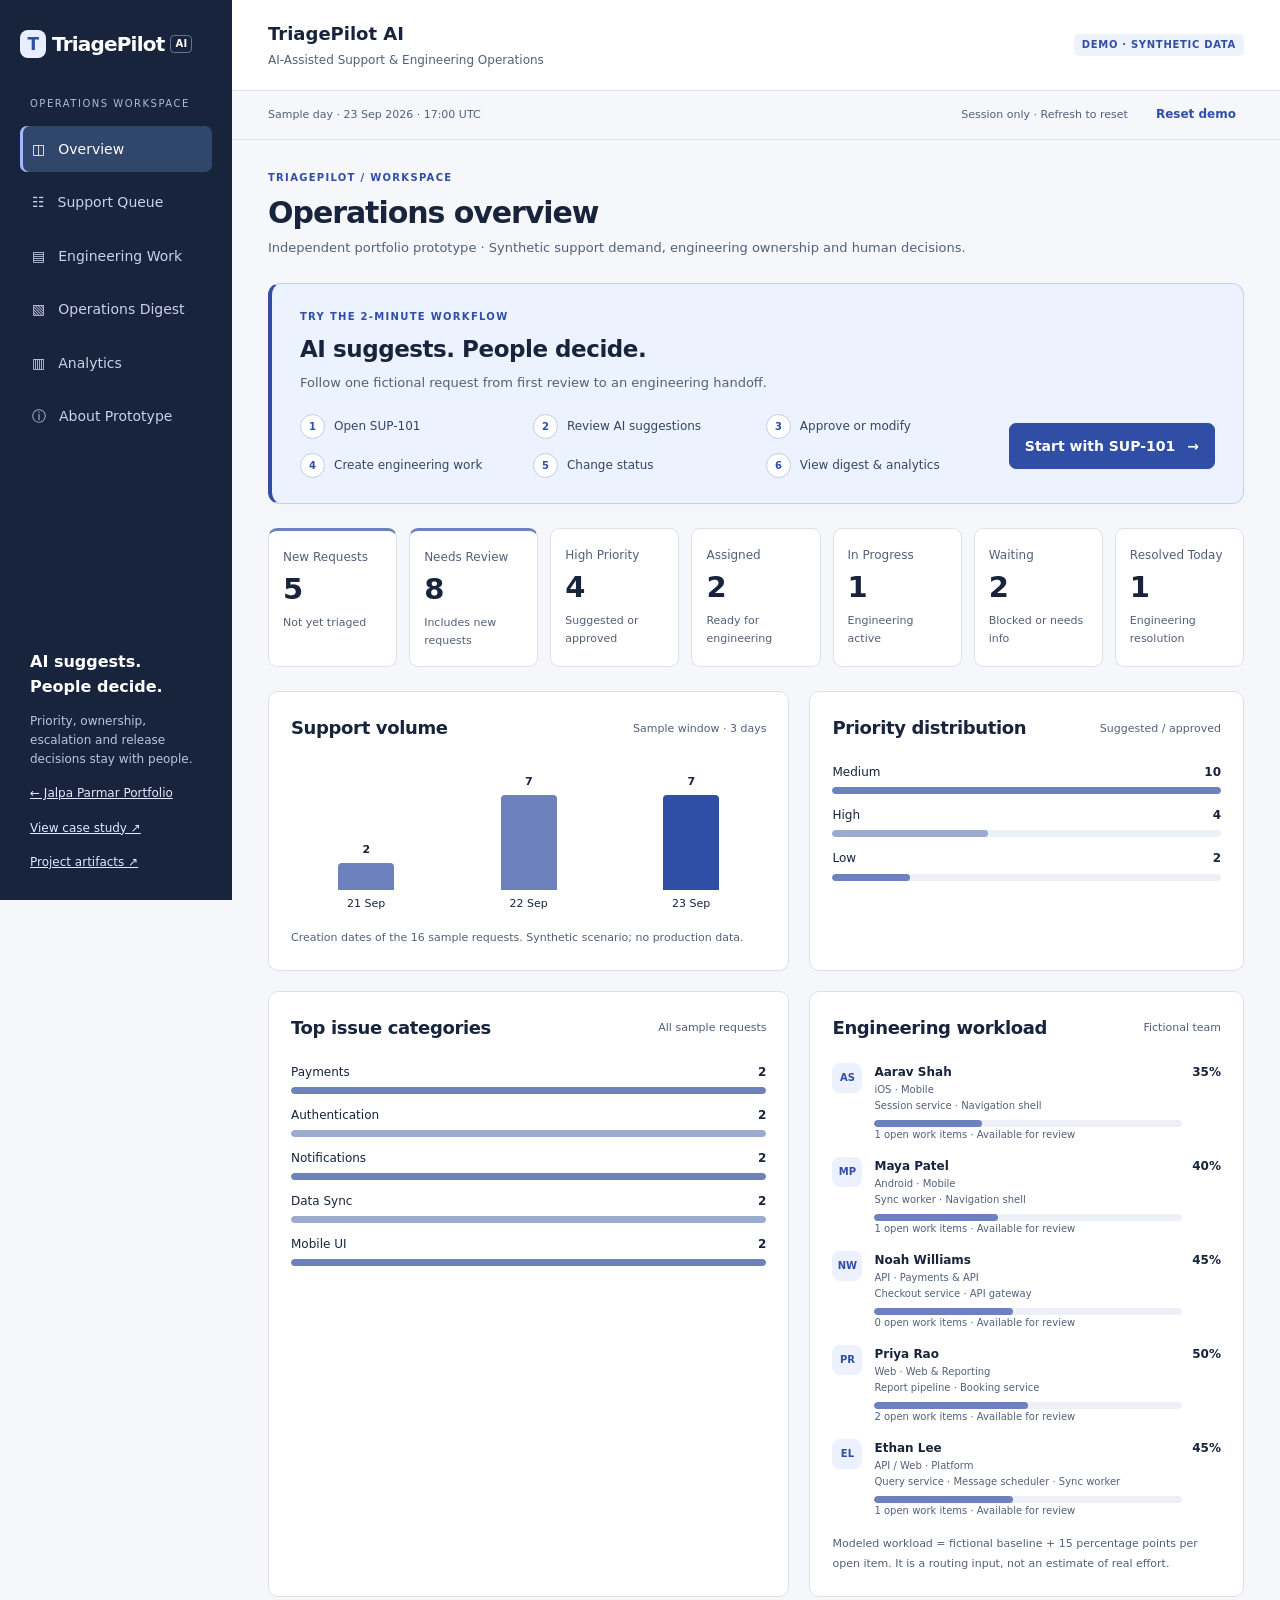
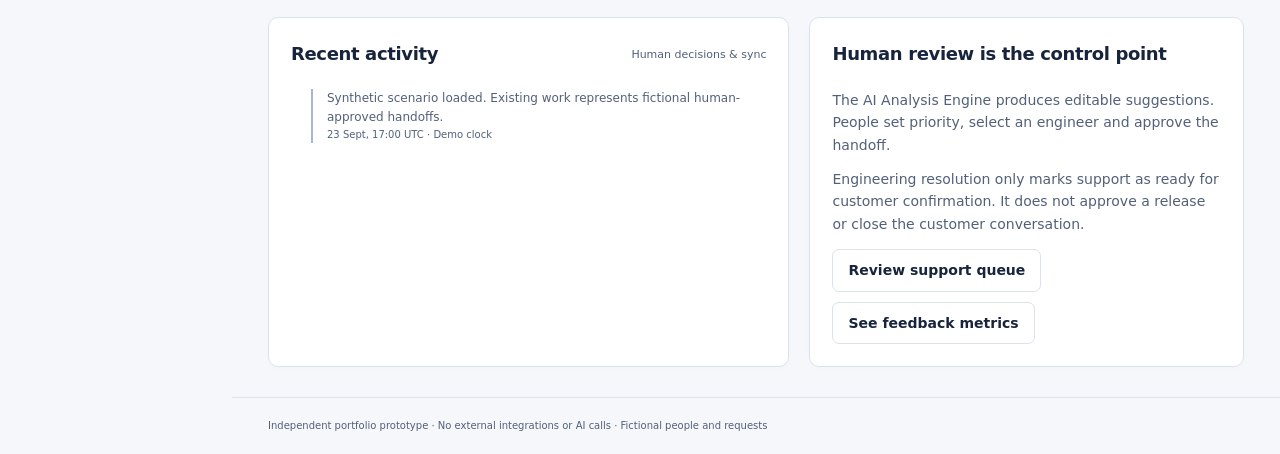
<file: projects/opspilot/index.html>
<!doctype html>
<html lang="en"><head><meta charset="utf-8"><meta name="viewport" content="width=device-width,initial-scale=1"><title>TriagePilot AI — Interactive Operations Demo</title><meta name="description" content="TriagePilot AI: a synthetic support-to-engineering workflow prototype with human review, transparent routing and operational insights."><meta name="theme-color" content="#17243c"><link rel="canonical" href="https://jalpaparmar.github.io/jalpa-parmar-portfolio/projects/opspilot/index.html"><link rel="stylesheet" href="app.css"><link rel="stylesheet" href="diagram.css"><script type="module" src="app.js"></script><meta property="og:type" content="website"><meta property="og:title" content="TriagePilot AI — Interactive Demo"><meta property="og:description" content="AI suggests. People decide. Try the two-minute support-to-engineering workflow with synthetic data."><meta property="og:url" content="https://jalpaparmar.github.io/jalpa-parmar-portfolio/projects/opspilot/index.html"><meta name="twitter:card" content="summary_large_image"><meta property="og:image" content="https://jalpaparmar.github.io/jalpa-parmar-portfolio/assets/images/jalpa-parmar-social-card.svg"><meta property="og:image:alt" content="Jalpa Parmar — Project Manager and Scrum Master"><meta name="twitter:image" content="https://jalpaparmar.github.io/jalpa-parmar-portfolio/assets/images/jalpa-parmar-social-card.svg"><meta name="twitter:image:alt" content="Jalpa Parmar — Project Manager and Scrum Master"></head>
<body><a class="skip" href="#main">Skip to workspace</a><div class="shell"><aside class="sidebar"><a class="wordmark" href="#overview"><span class="mark" aria-hidden="true">T</span> TriagePilot <span>AI</span></a><p class="side-caption">OPERATIONS WORKSPACE</p><nav aria-label="Workspace"><a href="#overview">◫ <span>Overview</span></a><a href="#queue">☷ <span>Support Queue</span></a><a href="#work">▤ <span>Engineering Work</span></a><a href="#digest">▧ <span>Operations Digest</span></a><a href="#analytics">▥ <span>Analytics</span></a><a href="#about">ⓘ <span>About Prototype</span></a></nav><div class="side-bottom"><p><strong>AI suggests.<br>People decide.</strong></p><p>Priority, ownership, escalation and release decisions stay with people.</p><a href="../../index.html#work">← Jalpa Parmar Portfolio</a><a href="../../opspilot.html">View case study ↗</a><a href="../../opspilot.html#artifacts">Project artifacts ↗</a></div></aside><div class="workspace"><header class="topbar"><div><strong>TriagePilot AI</strong><p>AI-Assisted Support & Engineering Operations</p></div><span class="badge demo">DEMO · SYNTHETIC DATA</span></header><div class="scenario"><span>Sample day · 23 Sep 2026 · 17:00 UTC</span><span>Session only · Refresh to reset</span><button id="reset" class="quiet">Reset demo</button></div><main id="main" tabindex="-1"></main><footer>Independent portfolio prototype · No external integrations or AI calls · Fictional people and requests</footer></div></div><p id="notice" class="toast" role="status" aria-live="polite"></p><dialog id="reset-dialog" aria-labelledby="reset-title"><h2 id="reset-title">Reset this demo?</h2><p>This clears your session decisions and restores the fictional starting scenario.</p><div class="actions"><button id="cancel-reset">Keep my changes</button><button id="confirm-reset" class="primary">Reset sample data</button></div></dialog><noscript><p class="noscript">This interactive demo needs JavaScript. <a href="../../opspilot.html">Read the accessible case study instead.</a></p></noscript></body></html>
</file>
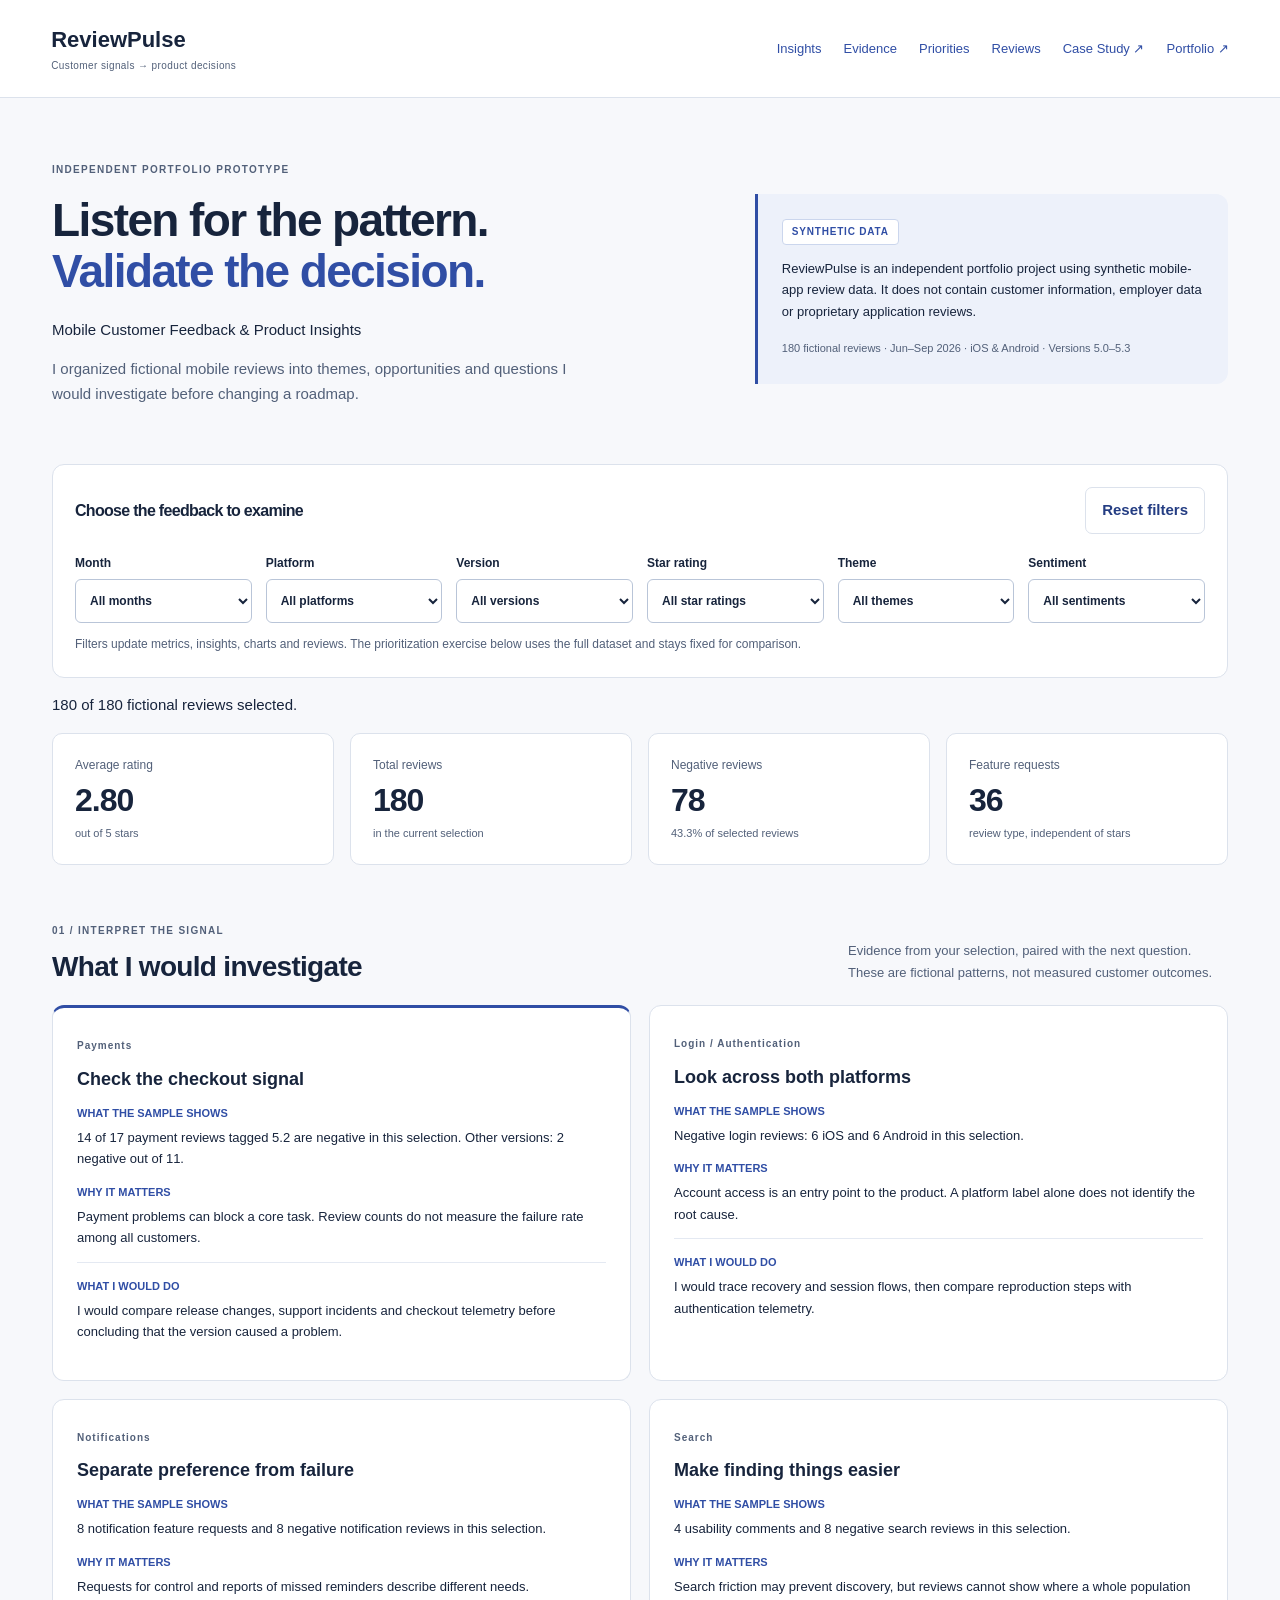
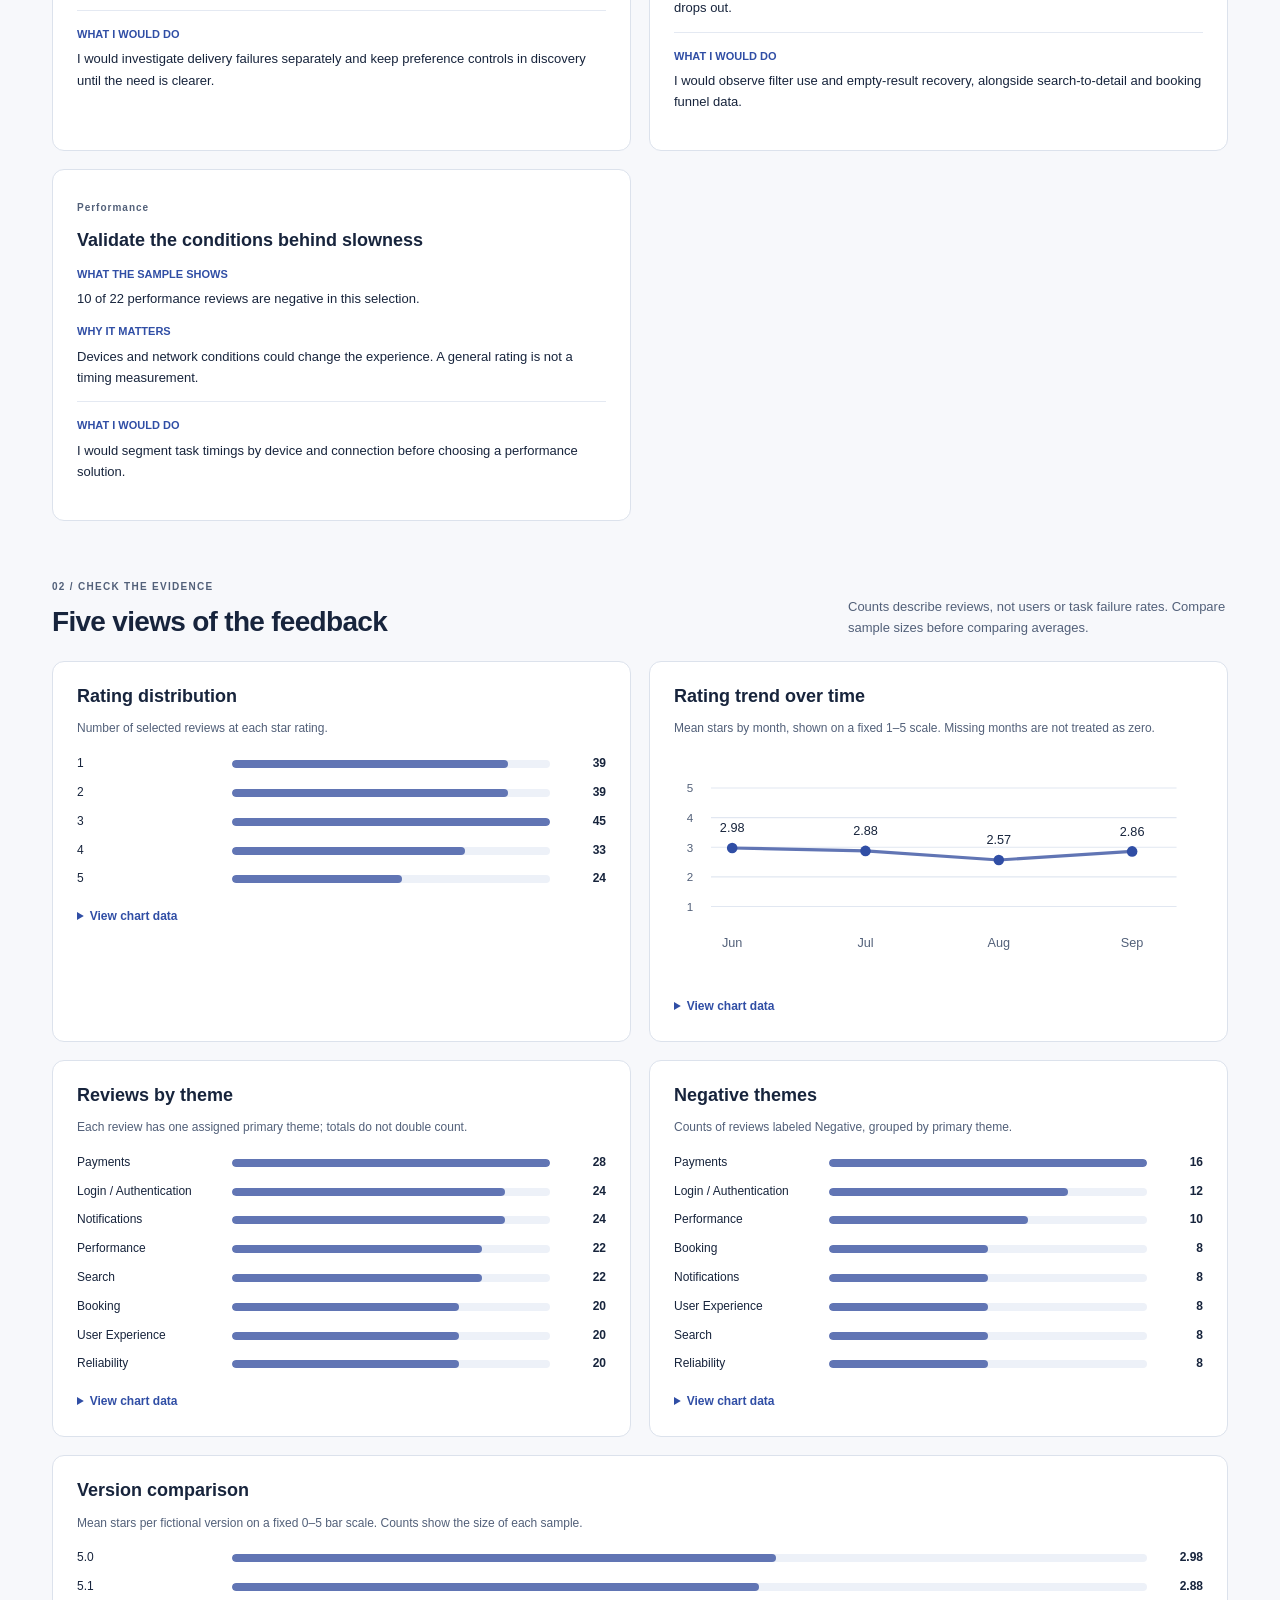
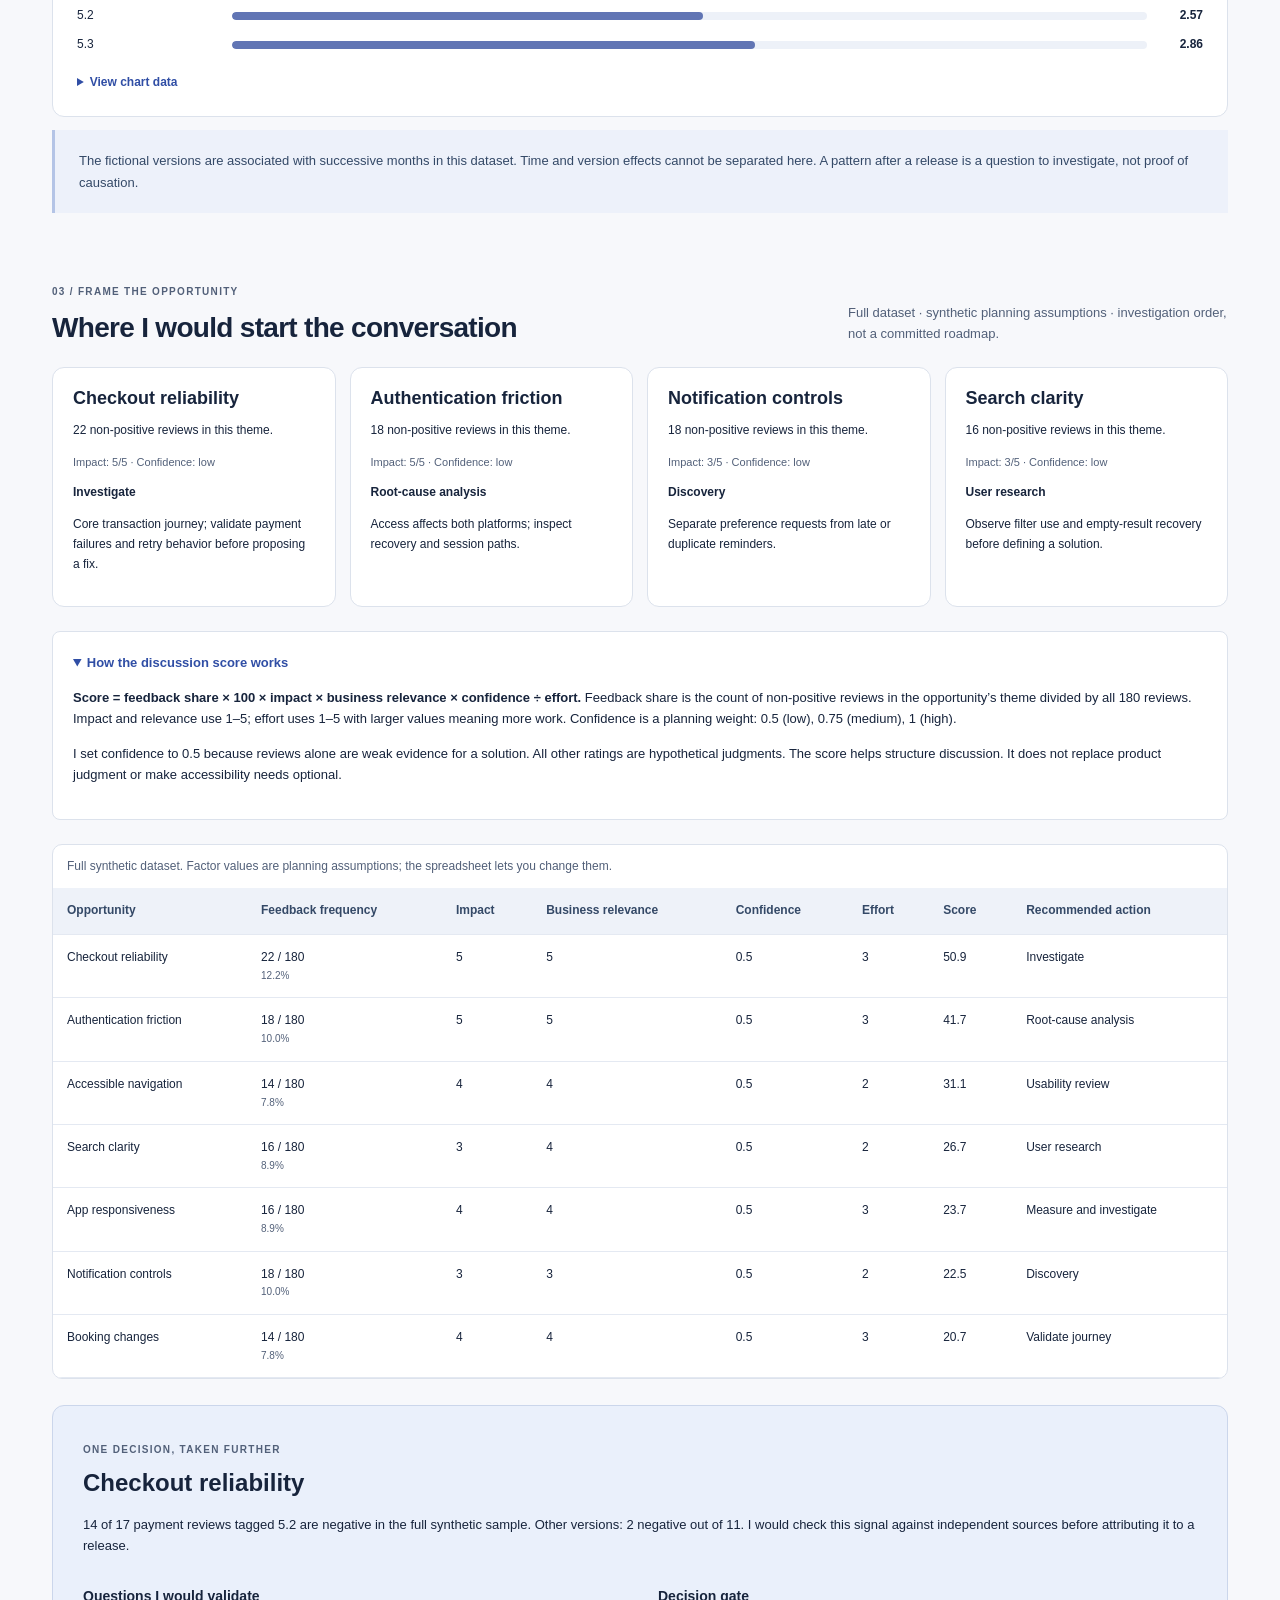
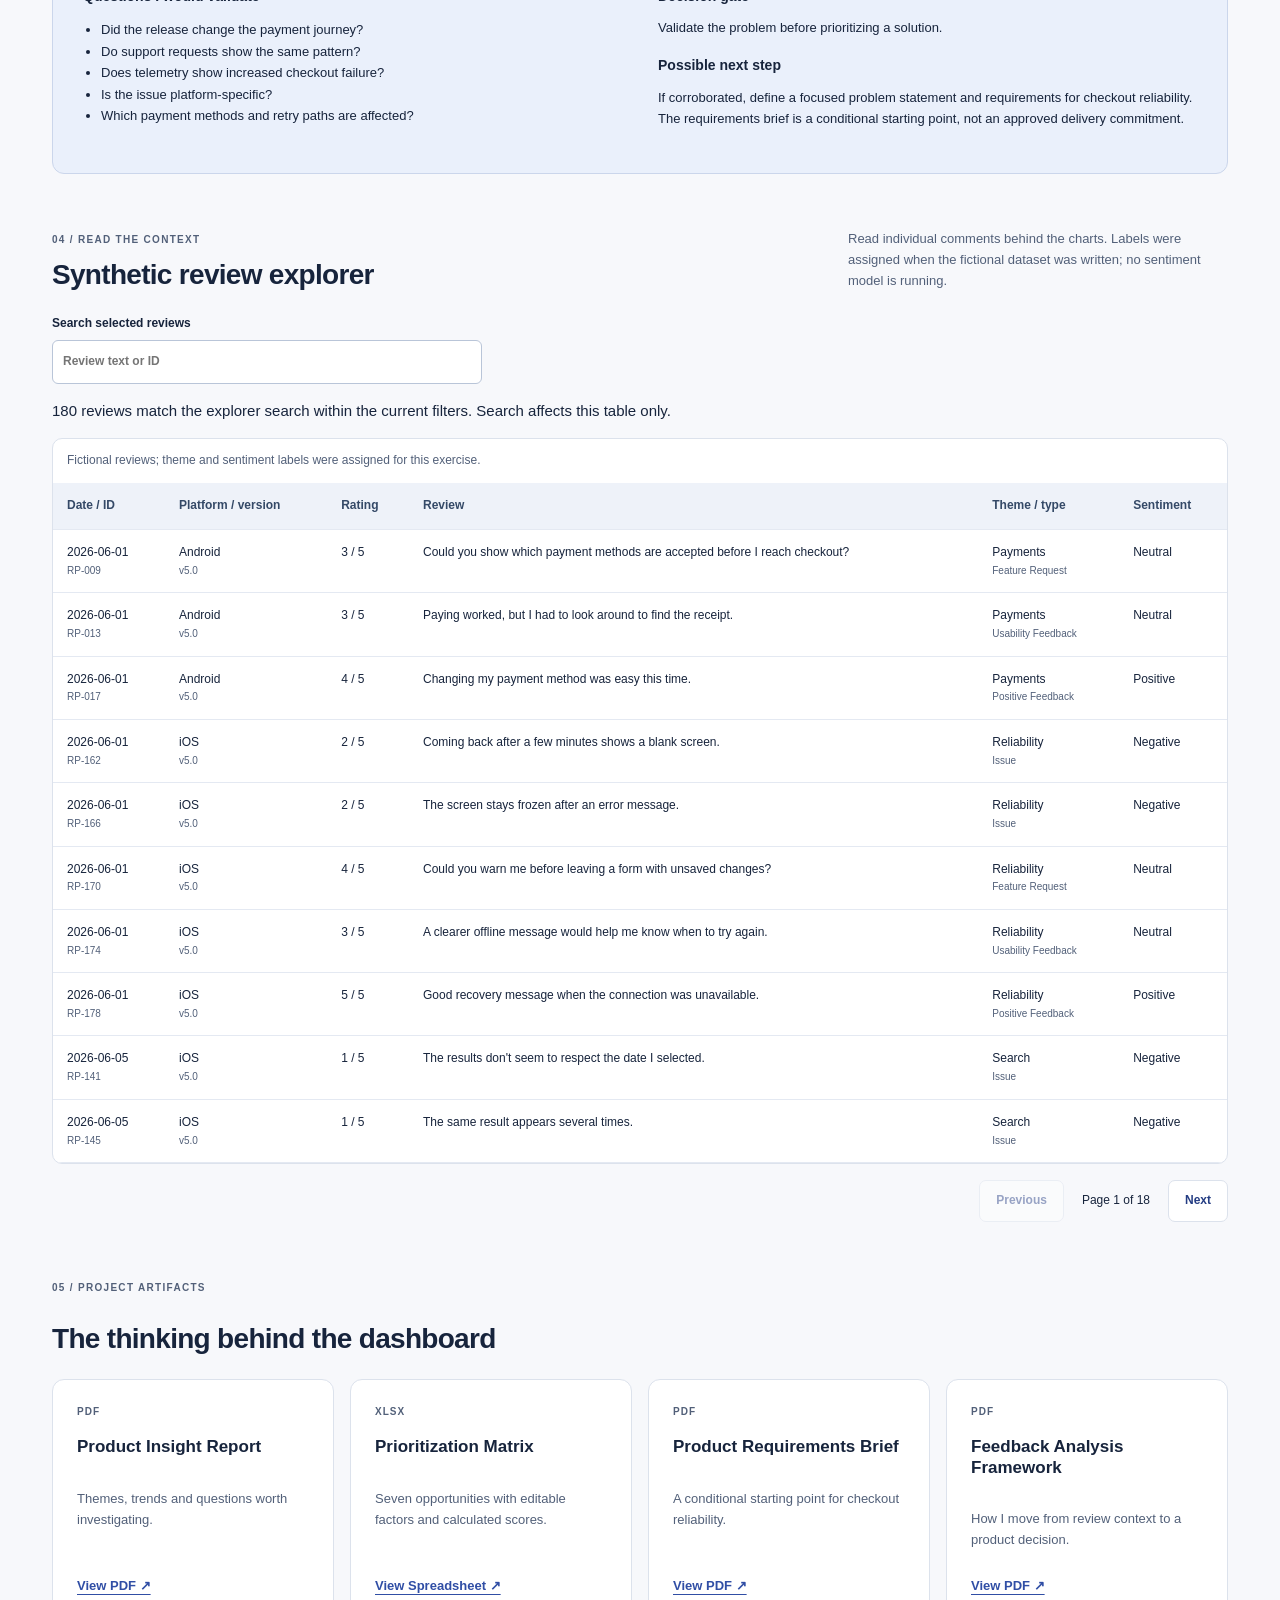
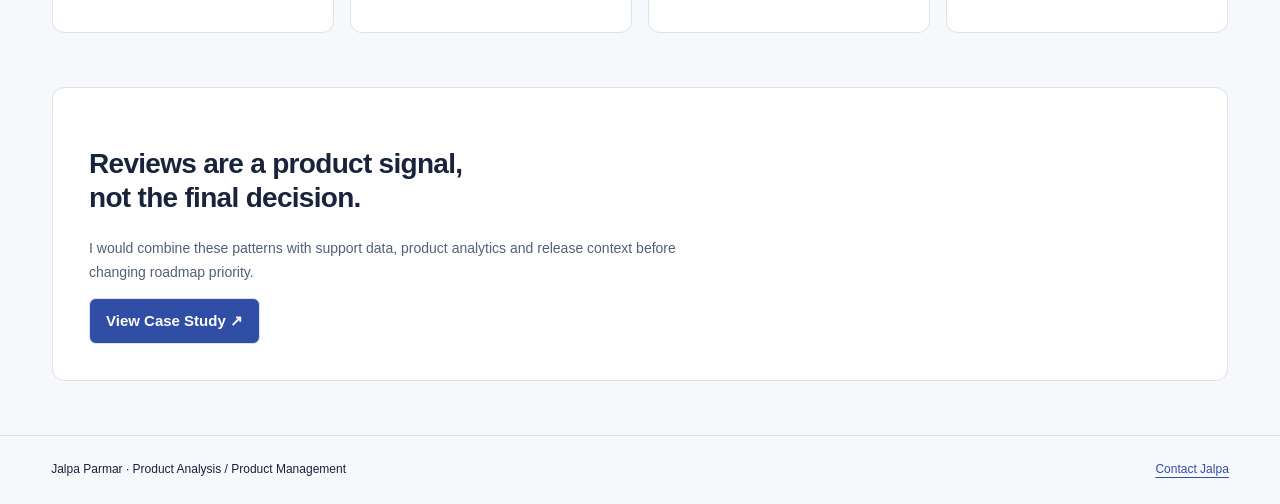
<file: projects/reviewpulse/index.html>
<!doctype html>
<html lang="en"><head><meta charset="utf-8"><meta name="viewport" content="width=device-width,initial-scale=1"><title>ReviewPulse | Customer Feedback & Product Insights</title><meta name="description" content="Explore fictional mobile reviews, product insights and transparent opportunity prioritization in Jalpa Parmar's independent portfolio prototype."><link rel="canonical" href="https://jalpaparmar.github.io/jalpa-parmar-portfolio/projects/reviewpulse/index.html"><meta property="og:type" content="website"><meta property="og:title" content="ReviewPulse | Customer Feedback &amp; Product Insights"><meta property="og:description" content="Explore fictional mobile reviews, product insights and transparent opportunity prioritization in Jalpa Parmar's independent portfolio prototype."><meta property="og:url" content="https://jalpaparmar.github.io/jalpa-parmar-portfolio/projects/reviewpulse/index.html"><meta property="og:image" content="https://jalpaparmar.github.io/jalpa-parmar-portfolio/assets/images/jalpa-parmar-social-card.svg"><meta property="og:image:alt" content="Jalpa Parmar — Project Manager and Scrum Master"><meta name="twitter:card" content="summary_large_image"><meta name="twitter:image" content="https://jalpaparmar.github.io/jalpa-parmar-portfolio/assets/images/jalpa-parmar-social-card.svg"><meta name="twitter:image:alt" content="Jalpa Parmar — Project Manager and Scrum Master"><meta name="theme-color" content="#f7f8fb"><link rel="stylesheet" href="review.css"><script type="module" src="app.js"></script></head>
<body class="rp-dashboard"><a class="rp-skip" href="#main">Skip to dashboard</a><header class="rp-header"><a class="rp-logo" href="#top">ReviewPulse<span>Customer signals → product decisions</span></a><nav aria-label="Project navigation"><a href="#insights">Insights</a><a href="#evidence">Evidence</a><a href="#priorities">Priorities</a><a href="#reviews">Reviews</a><a href="../../reviewpulse.html">Case Study ↗</a><a href="../../index.html#work">Portfolio ↗</a></nav></header>
<main id="main" tabindex="-1"><section id="top" class="rp-intro"><div><span class="rp-eyebrow">INDEPENDENT PORTFOLIO PROTOTYPE</span><h1>Listen for the pattern.<br><em>Validate the decision.</em></h1><p>Mobile Customer Feedback &amp; Product Insights</p><p class="rp-intro-note">I organized fictional mobile reviews into themes, opportunities and questions I would investigate before changing a roadmap.</p></div><aside class="rp-note"><span class="rp-badge">SYNTHETIC DATA</span><p>ReviewPulse is an independent portfolio project using synthetic mobile-app review data. It does not contain customer information, employer data or proprietary application reviews.</p><small>180 fictional reviews · Jun–Sep 2026 · iOS &amp; Android · Versions 5.0–5.3</small></aside></section>
<section class="rp-filter-panel" aria-labelledby="filters-title"><div class="rp-section-line"><h2 id="filters-title">Choose the feedback to examine</h2><button id="reset">Reset filters</button></div><div class="rp-filters" id="filters"></div><p class="rp-muted">Filters update metrics, insights, charts and reviews. The prioritization exercise below uses the full dataset and stays fixed for comparison.</p></section>
<p id="selection" role="status" aria-live="polite"></p><div class="rp-metrics" id="metrics"></div>
<section id="insights" class="rp-section"><div class="rp-section-heading"><div><span class="rp-eyebrow">01 / INTERPRET THE SIGNAL</span><h2>What I would investigate</h2></div><p>Evidence from your selection, paired with the next question. These are fictional patterns, not measured customer outcomes.</p></div><div id="insight-cards" class="rp-insights"></div></section>
<section id="evidence" class="rp-section"><div class="rp-section-heading"><div><span class="rp-eyebrow">02 / CHECK THE EVIDENCE</span><h2>Five views of the feedback</h2></div><p>Counts describe reviews, not users or task failure rates. Compare sample sizes before comparing averages.</p></div><div class="rp-charts" id="charts"></div><p class="rp-callout">The fictional versions are associated with successive months in this dataset. Time and version effects cannot be separated here. A pattern after a release is a question to investigate, not proof of causation.</p></section>
<section id="priorities" class="rp-section"><div class="rp-section-heading"><div><span class="rp-eyebrow">03 / FRAME THE OPPORTUNITY</span><h2>Where I would start the conversation</h2></div><p>Full dataset · synthetic planning assumptions · investigation order, not a committed roadmap.</p></div><div class="rp-opportunities" id="opportunities"></div><details class="rp-method" open><summary>How the discussion score works</summary><p><strong>Score = feedback share × 100 × impact × business relevance × confidence ÷ effort.</strong> Feedback share is the count of non-positive reviews in the opportunity’s theme divided by all 180 reviews. Impact and relevance use 1–5; effort uses 1–5 with larger values meaning more work. Confidence is a planning weight: 0.5 (low), 0.75 (medium), 1 (high).</p><p>I set confidence to 0.5 because reviews alone are weak evidence for a solution. All other ratings are hypothetical judgments. The score helps structure discussion. It does not replace product judgment or make accessibility needs optional.</p></details><div id="priority-table" class="rp-table-wrap" role="region" aria-label="Prioritization matrix, scroll horizontally on smaller screens" tabindex="0"></div>
<article class="rp-decision"><span class="rp-eyebrow">ONE DECISION, TAKEN FURTHER</span><h3>Checkout reliability</h3><p id="checkout-signal"></p><div class="rp-decision-grid"><div><h4>Questions I would validate</h4><ul><li>Did the release change the payment journey?</li><li>Do support requests show the same pattern?</li><li>Does telemetry show increased checkout failure?</li><li>Is the issue platform-specific?</li><li>Which payment methods and retry paths are affected?</li></ul></div><div><h4>Decision gate</h4><p>Validate the problem before prioritizing a solution.</p><h4>Possible next step</h4><p>If corroborated, define a focused problem statement and requirements for checkout reliability. The requirements brief is a conditional starting point, not an approved delivery commitment.</p></div></div></article></section>
<section id="reviews" class="rp-section"><div class="rp-section-heading"><div><span class="rp-eyebrow">04 / READ THE CONTEXT</span><h2>Synthetic review explorer</h2></div><p>Read individual comments behind the charts. Labels were assigned when the fictional dataset was written; no sentiment model is running.</p></div><label class="rp-search">Search selected reviews<input id="search" type="search" placeholder="Review text or ID" maxlength="120"></label><p id="review-count" role="status"></p><div id="review-table" class="rp-table-wrap" role="region" aria-label="Synthetic reviews table, scroll horizontally on smaller screens" tabindex="0"></div><div class="rp-pagination"><button id="previous">Previous</button><span id="page-number"></span><button id="next">Next</button></div></section>
<section id="artifacts" class="rp-section"><span class="rp-eyebrow">05 / PROJECT ARTIFACTS</span><h2>The thinking behind the dashboard</h2><div class="rp-artifacts" id="artifact-cards"></div></section>
<section class="rp-closing"><h2>Reviews are a product signal,<br>not the final decision.</h2><p>I would combine these patterns with support data, product analytics and release context before changing roadmap priority.</p><a class="rp-button" href="../../reviewpulse.html">View Case Study ↗</a></section></main><footer class="rp-footer"><span>Jalpa Parmar · Product Analysis / Product Management</span><a href="../../index.html#contact">Contact Jalpa</a></footer><noscript><p>This interactive dashboard needs JavaScript. <a href="../../reviewpulse.html">Read the case study and project artifacts.</a></p></noscript></body></html>
</file>
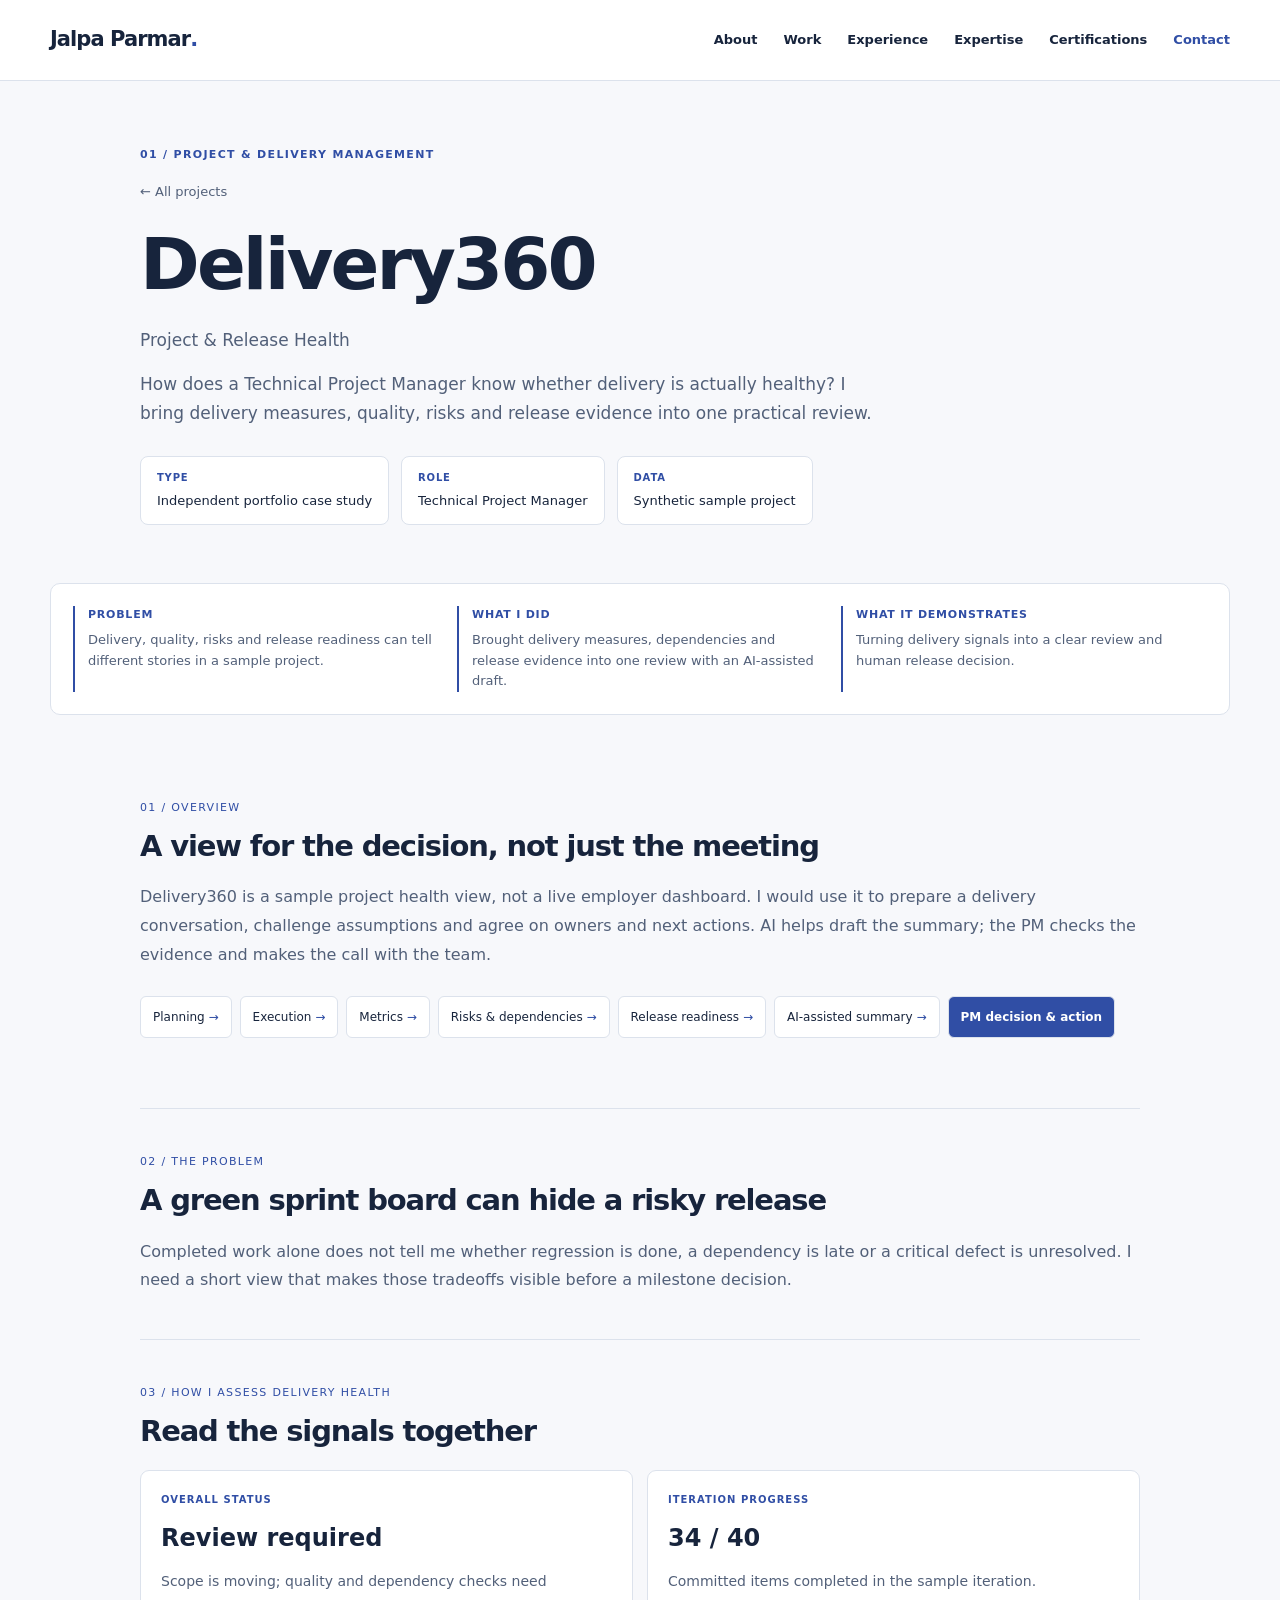
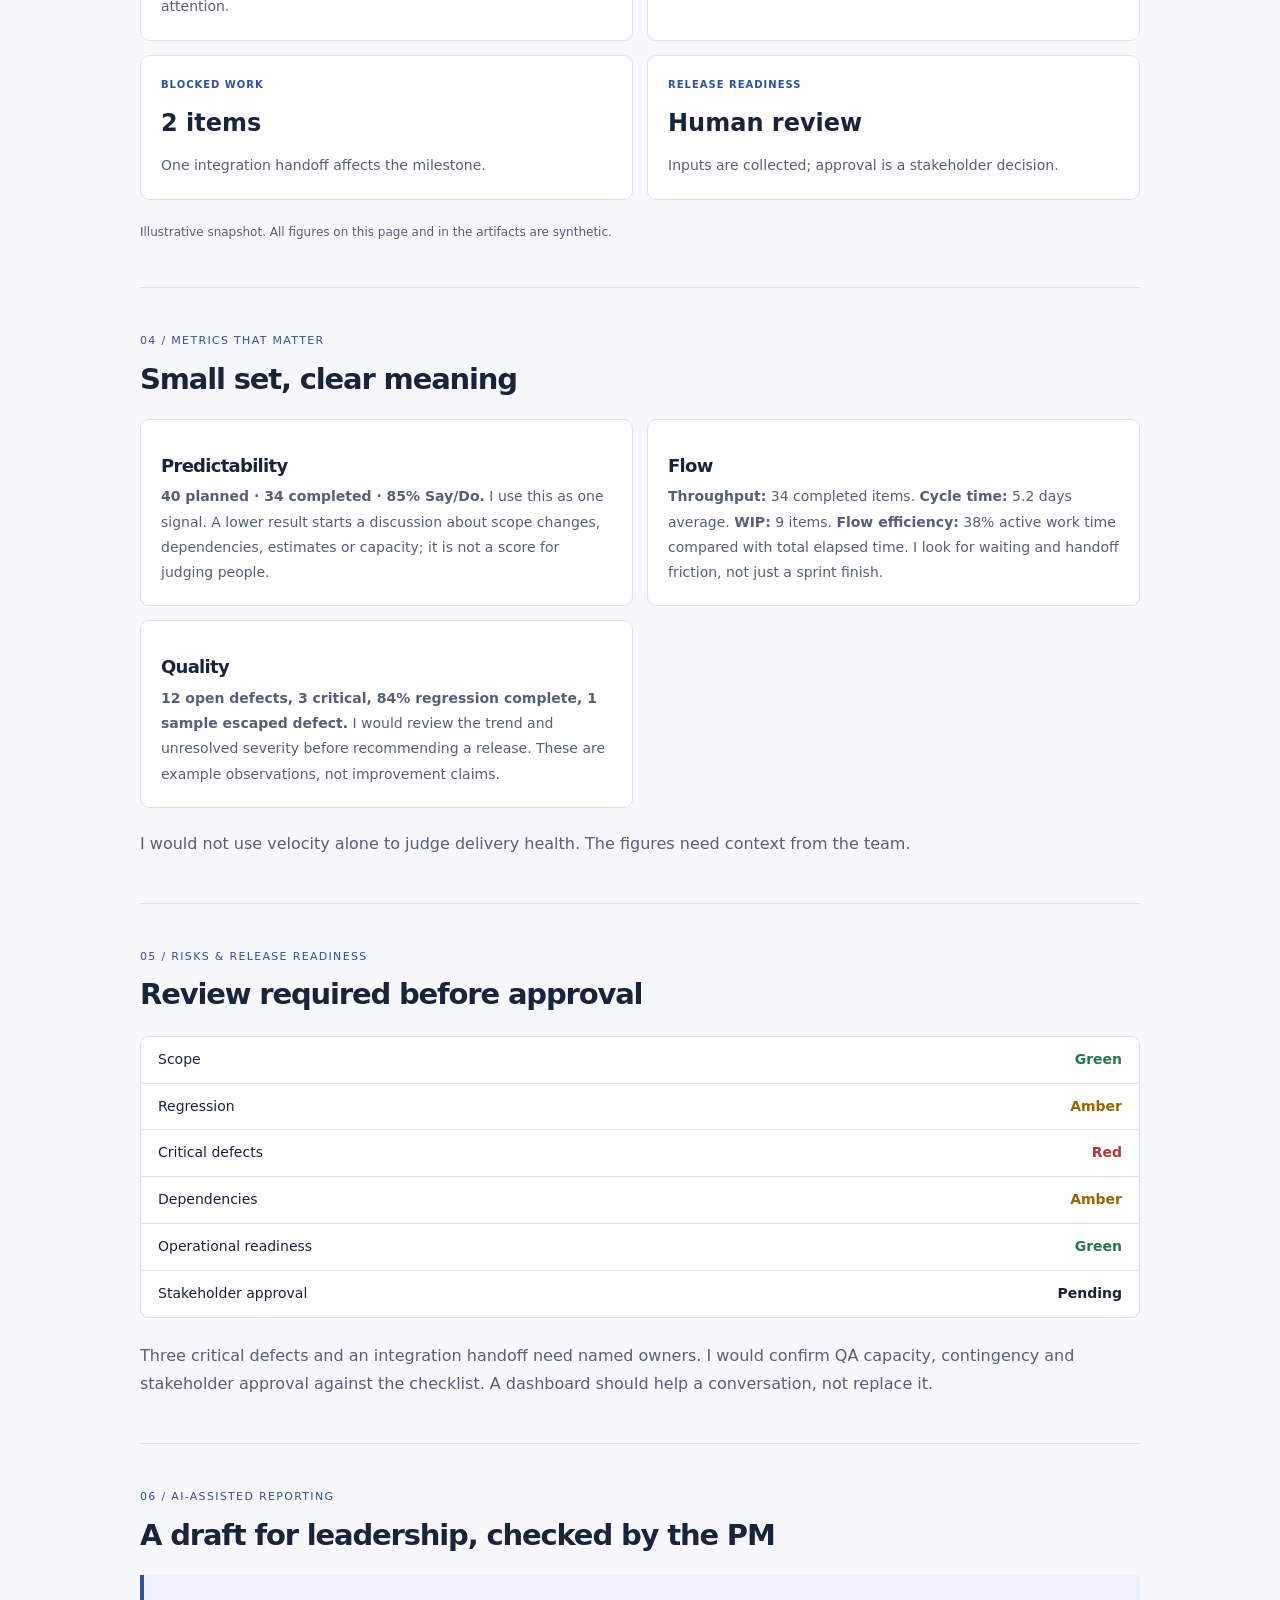
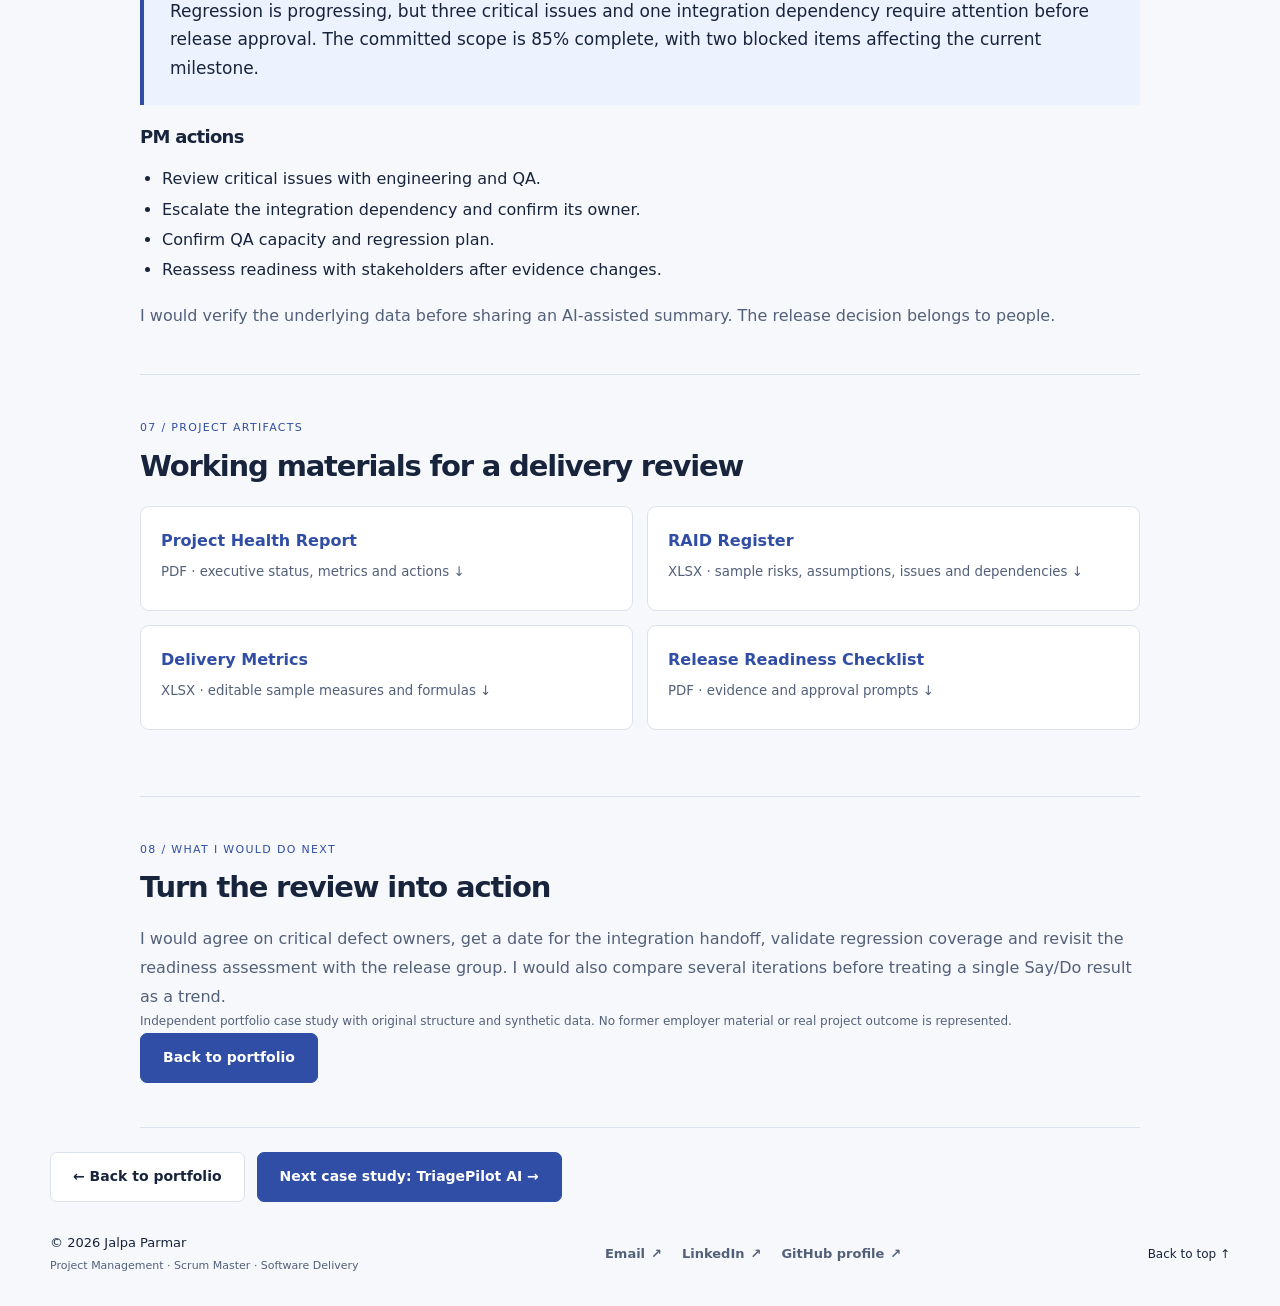
<file: delivery360.html>
<!DOCTYPE html>
<html lang="en"><head><meta charset="utf-8"/><meta content="width=device-width,initial-scale=1" name="viewport"/><title>Delivery360 | Project &amp; Release Health</title><link href="style.css" rel="stylesheet"/><meta content="A practical Technical Project Manager case study using synthetic delivery and release data." name="description"/>
<link href="https://jalpaparmar.github.io/jalpa-parmar-portfolio/delivery360.html" rel="canonical"/>
<meta content="#f7f8fb" name="theme-color"/>
<meta content="website" property="og:type"/>
<meta content="Delivery360 | Jalpa Parmar" property="og:title"/>
<meta content="Delivery360: a portfolio concept for project health, delivery governance and executive reporting." property="og:description"/>
<meta content="https://jalpaparmar.github.io/jalpa-parmar-portfolio/delivery360.html" property="og:url"/>
<meta content="summary_large_image" name="twitter:card"/><meta content="https://jalpaparmar.github.io/jalpa-parmar-portfolio/assets/images/jalpa-parmar-social-card.svg" property="og:image"/><meta content="Jalpa Parmar — Project Manager and Scrum Master" property="og:image:alt"/><meta content="https://jalpaparmar.github.io/jalpa-parmar-portfolio/assets/images/jalpa-parmar-social-card.svg" name="twitter:image"/><meta content="Jalpa Parmar — Project Manager and Scrum Master" name="twitter:image:alt"/>
<script defer="" src="site.js"></script></head><body class="case-study delivery-case" id="top">
<a class="skip-link" href="#main-content">Skip to content</a>
<header class="site-header"><nav aria-label="Primary navigation" class="nav-shell"><a class="brand" href="index.html">Jalpa Parmar<span aria-hidden="true" class="brand-dot">.</span></a><button aria-controls="nav-links" aria-expanded="false" class="menu-toggle" hidden="" type="button">Menu <span aria-hidden="true">☰</span></button><div class="nav-links" id="nav-links"><a href="index.html#about">About</a><a href="index.html#work">Work</a><a href="index.html#experience">Experience</a><a href="index.html#skills">Expertise</a><a href="index.html#certifications">Certifications</a><a href="index.html#contact">Contact</a></div><!-- Add a Resume link here only after a real portfolio-safe file is supplied. --></nav></header>
<main id="main-content" tabindex="-1"><section class="case-hero wrap"><div class="section-tag">01 / PROJECT &amp; DELIVERY MANAGEMENT</div><p class="case-back"><a href="index.html#work">← All projects</a></p><h1>Delivery360</h1><p class="lead">Project &amp; Release Health</p><p class="lead">How does a Technical Project Manager know whether delivery is actually healthy? I bring delivery measures, quality, risks and release evidence into one practical review.</p><div class="case-facts"><span><b>Type</b>Independent portfolio case study</span><span><b>Role</b>Technical Project Manager</span><span><b>Data</b>Synthetic sample project</span></div></section>
<section class="case-summary wrap" aria-label="Case study summary"><div><strong>Problem</strong><p>Delivery, quality, risks and release readiness can tell different stories in a sample project.</p></div><div><strong>What I did</strong><p>Brought delivery measures, dependencies and release evidence into one review with an AI-assisted draft.</p></div><div><strong>What it demonstrates</strong><p>Turning delivery signals into a clear review and human release decision.</p></div></section>
<section class="case-text wrap" id="overview"><div class="section-tag">01 / OVERVIEW</div><h2>A view for the decision, not just the meeting</h2><p>Delivery360 is a sample project health view, not a live employer dashboard. I would use it to prepare a delivery conversation, challenge assumptions and agree on owners and next actions. AI helps draft the summary; the PM checks the evidence and makes the call with the team.</p><div aria-label="Project health assessment flow" class="health-flow"><span>Planning</span><span>Execution</span><span>Metrics</span><span>Risks &amp; dependencies</span><span>Release readiness</span><span>AI-assisted summary</span><strong>PM decision &amp; action</strong></div></section>
<section class="case-text wrap" id="problem"><div class="section-tag">02 / THE PROBLEM</div><h2>A green sprint board can hide a risky release</h2><p>Completed work alone does not tell me whether regression is done, a dependency is late or a critical defect is unresolved. I need a short view that makes those tradeoffs visible before a milestone decision.</p></section>
<section class="case-text wrap" id="assessment"><div class="section-tag">03 / HOW I ASSESS DELIVERY HEALTH</div><h2>Read the signals together</h2><div class="health-grid"><article><small>OVERALL STATUS</small><strong>Review required</strong><p>Scope is moving; quality and dependency checks need attention.</p></article><article><small>ITERATION PROGRESS</small><strong>34 / 40</strong><p>Committed items completed in the sample iteration.</p></article><article><small>BLOCKED WORK</small><strong>2 items</strong><p>One integration handoff affects the milestone.</p></article><article><small>RELEASE READINESS</small><strong>Human review</strong><p>Inputs are collected; approval is a stakeholder decision.</p></article></div><p class="sample-note">Illustrative snapshot. All figures on this page and in the artifacts are synthetic.</p></section>
<section class="case-text wrap" id="metrics"><div class="section-tag">04 / METRICS THAT MATTER</div><h2>Small set, clear meaning</h2><div class="metric-explain"><article><h3>Predictability</h3><p><b>40 planned · 34 completed · 85% Say/Do.</b> I use this as one signal. A lower result starts a discussion about scope changes, dependencies, estimates or capacity; it is not a score for judging people.</p></article><article><h3>Flow</h3><p><b>Throughput:</b> 34 completed items. <b>Cycle time:</b> 5.2 days average. <b>WIP:</b> 9 items. <b>Flow efficiency:</b> 38% active work time compared with total elapsed time. I look for waiting and handoff friction, not just a sprint finish.</p></article><article><h3>Quality</h3><p><b>12 open defects, 3 critical, 84% regression complete, 1 sample escaped defect.</b> I would review the trend and unresolved severity before recommending a release. These are example observations, not improvement claims.</p></article></div><p>I would not use velocity alone to judge delivery health. The figures need context from the team.</p></section>
<section class="case-text wrap" id="readiness"><div class="section-tag">05 / RISKS &amp; RELEASE READINESS</div><h2>Review required before approval</h2><div class="readiness"><div><span>Scope</span><b class="good">Green</b></div><div><span>Regression</span><b class="amber">Amber</b></div><div><span>Critical defects</span><b class="red">Red</b></div><div><span>Dependencies</span><b class="amber">Amber</b></div><div><span>Operational readiness</span><b class="good">Green</b></div><div><span>Stakeholder approval</span><b>Pending</b></div></div><p>Three critical defects and an integration handoff need named owners. I would confirm QA capacity, contingency and stakeholder approval against the checklist. A dashboard should help a conversation, not replace it.</p></section>
<section class="case-text wrap" id="reporting"><div class="section-tag">06 / AI-ASSISTED REPORTING</div><h2>A draft for leadership, checked by the PM</h2><blockquote>Regression is progressing, but three critical issues and one integration dependency require attention before release approval. The committed scope is 85% complete, with two blocked items affecting the current milestone.</blockquote><h3>PM actions</h3><ul class="plain-list"><li>Review critical issues with engineering and QA.</li><li>Escalate the integration dependency and confirm its owner.</li><li>Confirm QA capacity and regression plan.</li><li>Reassess readiness with stakeholders after evidence changes.</li></ul><p>I would verify the underlying data before sharing an AI-assisted summary. The release decision belongs to people.</p></section>
<section class="case-text wrap" id="artifacts"><div class="section-tag">07 / PROJECT ARTIFACTS</div><h2>Working materials for a delivery review</h2><div class="artifact-grid"><a href="assets/documents/delivery360/Project_Health_Report.pdf">Project Health Report <small>PDF · executive status, metrics and actions ↓</small></a><a href="assets/documents/delivery360/RAID_Register.xlsx">RAID Register <small>XLSX · sample risks, assumptions, issues and dependencies ↓</small></a><a href="assets/documents/delivery360/Delivery_Metrics.xlsx">Delivery Metrics <small>XLSX · editable sample measures and formulas ↓</small></a><a href="assets/documents/delivery360/Release_Readiness_Checklist.pdf">Release Readiness Checklist <small>PDF · evidence and approval prompts ↓</small></a></div></section>
<section class="case-text wrap" id="next"><div class="section-tag">08 / WHAT I WOULD DO NEXT</div><h2>Turn the review into action</h2><p>I would agree on critical defect owners, get a date for the integration handoff, validate regression coverage and revisit the readiness assessment with the release group. I would also compare several iterations before treating a single Say/Do result as a trend.</p><p class="sample-note">Independent portfolio case study with original structure and synthetic data. No former employer material or real project outcome is represented.</p><a class="button primary" href="index.html#work">Back to portfolio</a></section>
<nav class="case-links wrap" aria-label="Case study navigation"><a class="button" href="index.html#work">← Back to portfolio</a><a class="button primary" href="opspilot.html">Next case study: TriagePilot AI →</a></nav>
</main>
<footer class="site-footer wrap"><span>© 2026 Jalpa Parmar<br/><small>Project Management · Scrum Master · Software Delivery</small></span><div class="social-links"><a href="mailto:Jalpait3@gmail.com">Email <span aria-hidden="true">↗</span></a><a href="https://www.linkedin.com/in/jalpa-parmar">LinkedIn <span aria-hidden="true">↗</span></a><a href="https://github.com/JalpaParmar">GitHub profile <span aria-hidden="true">↗</span></a></div><a class="back-top" href="#top">Back to top ↑</a></footer></body></html>
</file>
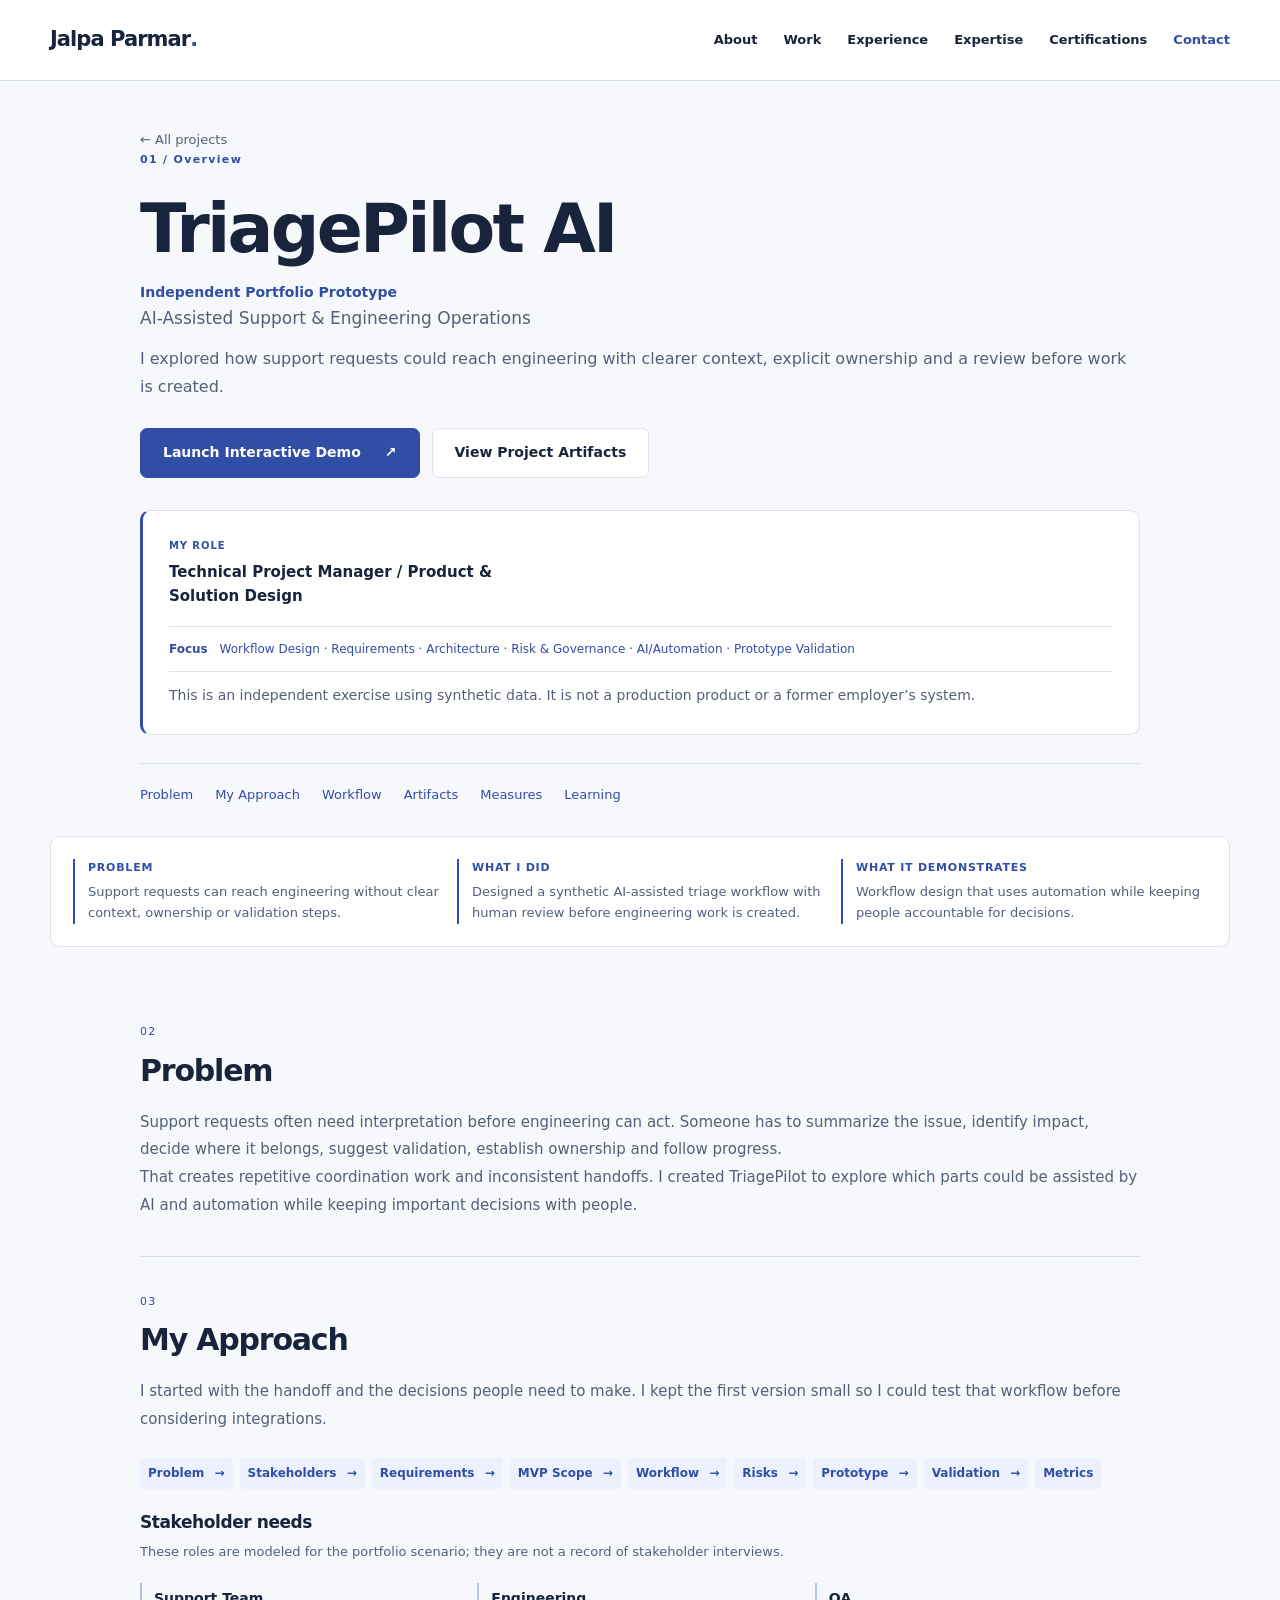
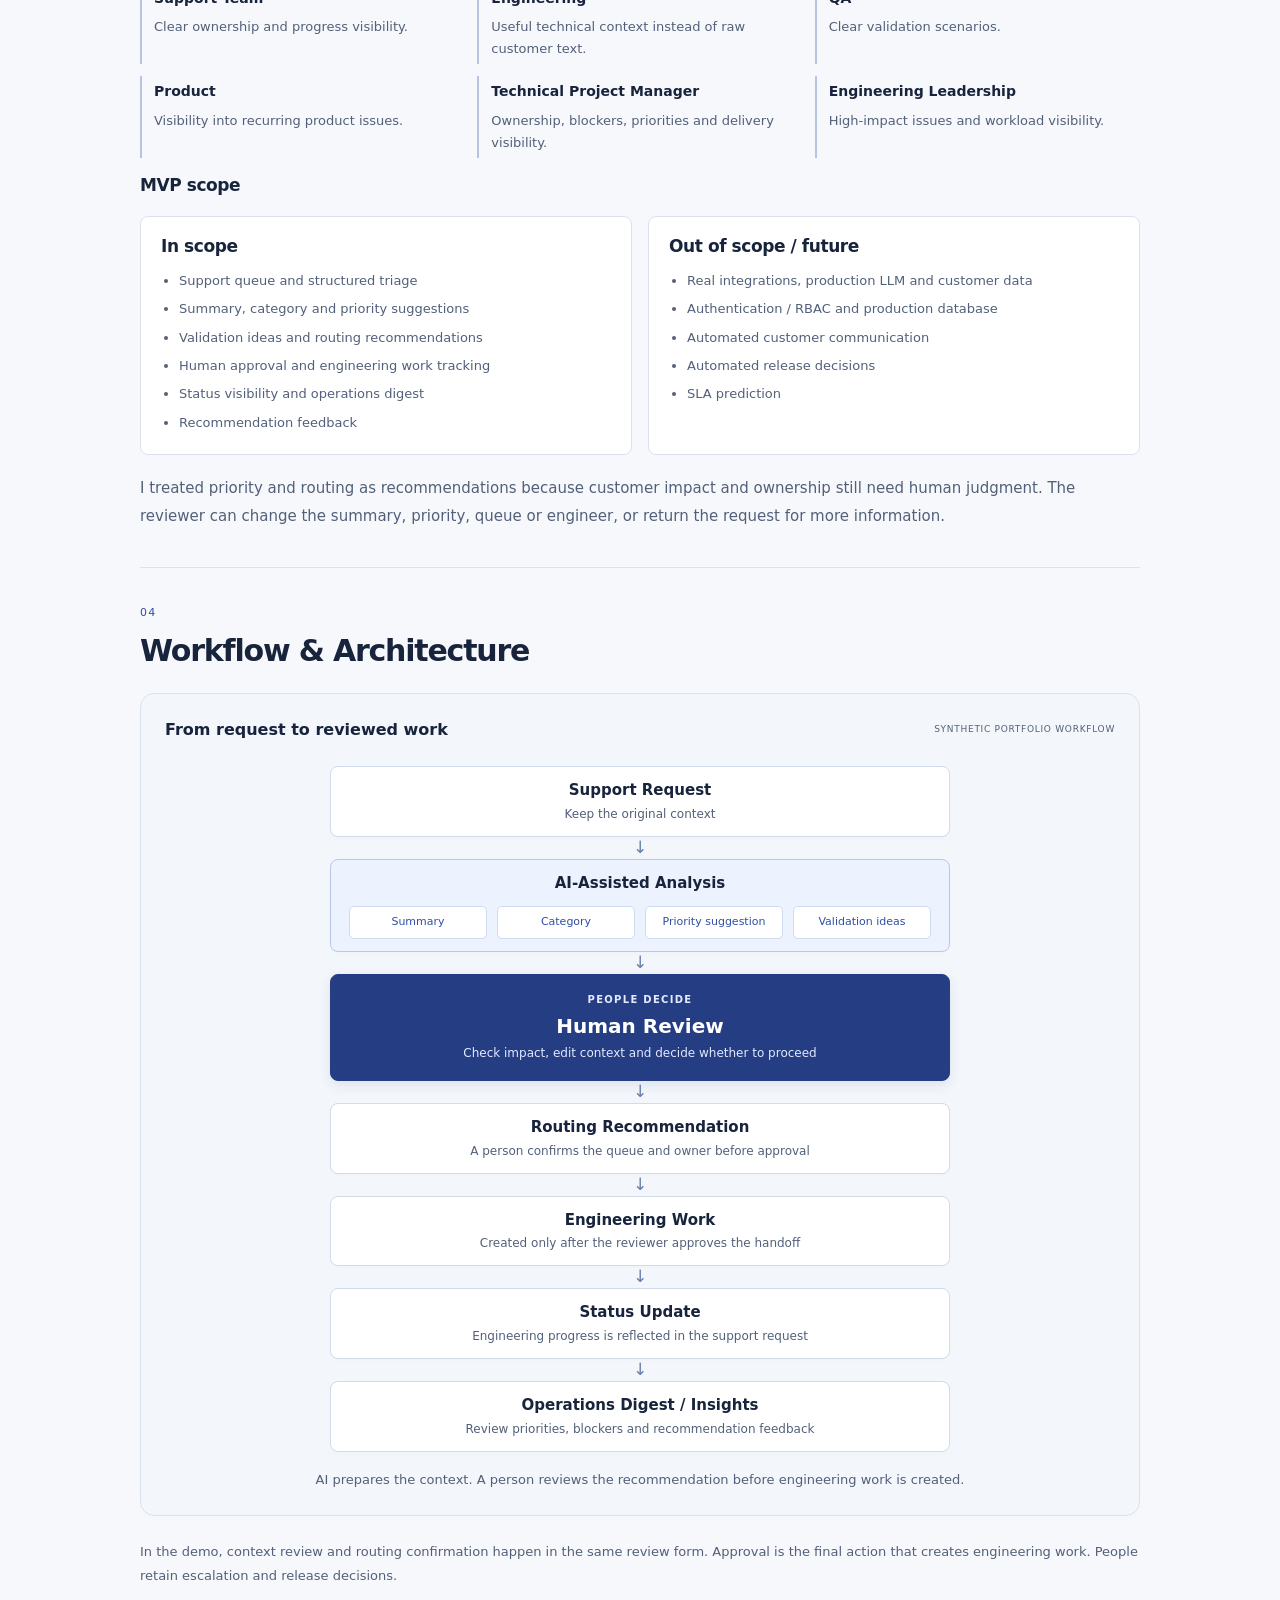
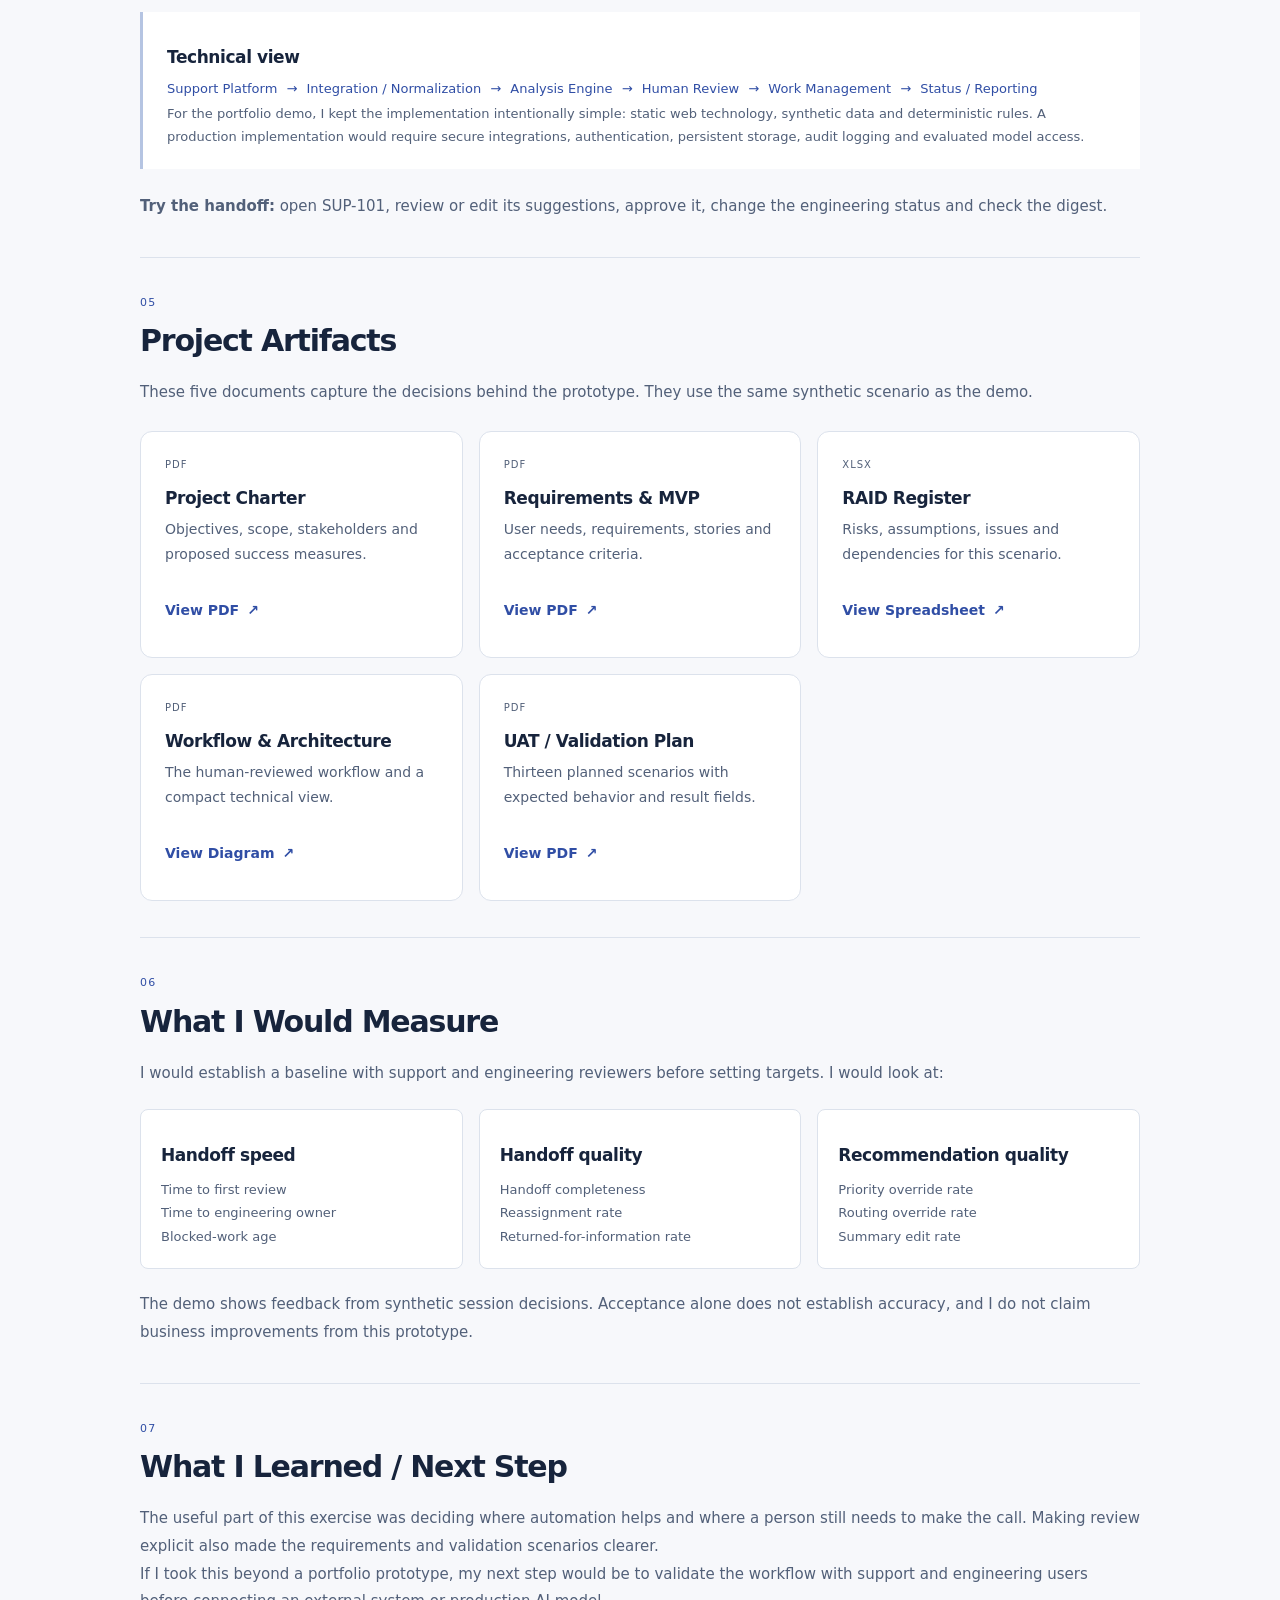
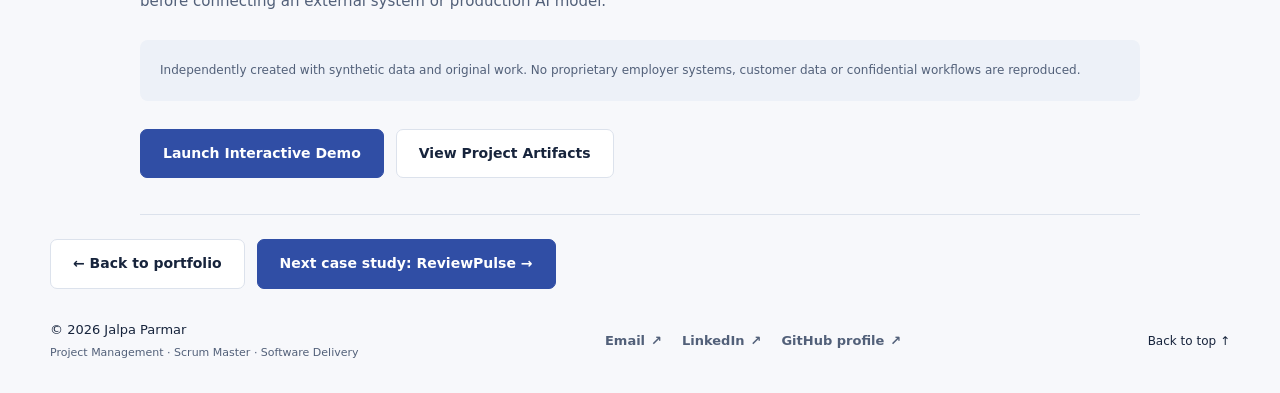
<file: opspilot.html>
<!doctype html><html lang="en"><head><meta charset="utf-8"><meta name="viewport" content="width=device-width,initial-scale=1"><title>TriagePilot AI | Jalpa Parmar</title><link rel="stylesheet" href="style.css"><link rel="stylesheet" href="projects/opspilot/diagram.css"><meta name="description" content="TriagePilot AI: an independent portfolio prototype demonstrating technical project management, workflow design and human-reviewed support triage.">
<link rel="canonical" href="https://jalpaparmar.github.io/jalpa-parmar-portfolio/opspilot.html">
<meta name="theme-color" content="#f7f8fb">
<meta property="og:type" content="website">
<meta property="og:title" content="TriagePilot AI | Jalpa Parmar">
<meta property="og:description" content="TriagePilot AI: an independent portfolio prototype demonstrating technical project management, workflow design and human-reviewed support triage.">
<meta property="og:url" content="https://jalpaparmar.github.io/jalpa-parmar-portfolio/opspilot.html">
<meta name="twitter:card" content="summary_large_image"><meta property="og:image" content="https://jalpaparmar.github.io/jalpa-parmar-portfolio/assets/images/jalpa-parmar-social-card.svg"><meta property="og:image:alt" content="Jalpa Parmar — Project Manager and Scrum Master"><meta name="twitter:image" content="https://jalpaparmar.github.io/jalpa-parmar-portfolio/assets/images/jalpa-parmar-social-card.svg"><meta name="twitter:image:alt" content="Jalpa Parmar — Project Manager and Scrum Master">
<script src="site.js" defer></script></head><body class="case-study triage-case" id="top">
<a class="skip-link" href="#main-content">Skip to content</a>
<header class="site-header"><nav class="nav-shell" aria-label="Primary navigation"><a class="brand" href="index.html">Jalpa Parmar<span class="brand-dot" aria-hidden="true">.</span></a><button class="menu-toggle" type="button" aria-expanded="false" aria-controls="nav-links" hidden>Menu <span aria-hidden="true">☰</span></button><div class="nav-links" id="nav-links"><a href="index.html#about">About</a><a href="index.html#work">Work</a><a href="index.html#experience">Experience</a><a href="index.html#skills">Expertise</a><a href="index.html#certifications">Certifications</a><a href="index.html#contact">Contact</a></div><!-- Add a Resume link here only after a real portfolio-safe file is supplied. --></nav></header>
<main id="main-content" tabindex="-1">
<section class="case-hero wrap" id="overview" aria-labelledby="overview-title"><p class="case-back"><a href="index.html#work">← All projects</a></p><div class="section-tag" id="overview-title">01 / Overview</div><h1>TriagePilot AI</h1><p class="tp-prototype">Independent Portfolio Prototype</p><p class="lead">AI-Assisted Support &amp; Engineering Operations</p><p>I explored how support requests could reach engineering with clearer context, explicit ownership and a review before work is created.</p><div class="actions"><a class="button primary" href="projects/opspilot/index.html">Launch Interactive Demo <span aria-hidden="true">↗</span></a><a class="button" href="#artifacts">View Project Artifacts</a></div><aside class="tp-role" aria-labelledby="my-role"><dl class="tp-project-facts"><div><dt id="my-role">My role</dt><dd>Technical Project Manager / Product &amp; Solution Design</dd></div></dl><p class="tp-focus"><strong>Focus</strong> Workflow Design · Requirements · Architecture · Risk &amp; Governance · AI/Automation · Prototype Validation</p><p>This is an independent exercise using synthetic data. It is not a production product or a former employer’s system.</p></aside><nav class="tp-case-nav" aria-label="Case study sections"><a href="#problem">Problem</a><a href="#approach">My Approach</a><a href="#workflow">Workflow</a><a href="#artifacts">Artifacts</a><a href="#measures">Measures</a><a href="#learning">Learning</a></nav></section>
<section class="case-summary wrap" aria-label="Case study summary"><div><strong>Problem</strong><p>Support requests can reach engineering without clear context, ownership or validation steps.</p></div><div><strong>What I did</strong><p>Designed a synthetic AI-assisted triage workflow with human review before engineering work is created.</p></div><div><strong>What it demonstrates</strong><p>Workflow design that uses automation while keeping people accountable for decisions.</p></div></section>
<section class="section case-text wrap" id="problem" aria-labelledby="problem-title"><div class="section-tag">02</div><h2 id="problem-title">Problem</h2><p>Support requests often need interpretation before engineering can act. Someone has to summarize the issue, identify impact, decide where it belongs, suggest validation, establish ownership and follow progress.</p><p>That creates repetitive coordination work and inconsistent handoffs. I created TriagePilot to explore which parts could be assisted by AI and automation while keeping important decisions with people.</p></section>
<section class="section case-text wrap" id="approach" aria-labelledby="approach-title"><div class="section-tag">03</div><h2 id="approach-title">My Approach</h2><p>I started with the handoff and the decisions people need to make. I kept the first version small so I could test that workflow before considering integrations.</p><ol class="tp-pm-path" aria-label="My project approach"><li>Problem</li><li>Stakeholders</li><li>Requirements</li><li>MVP Scope</li><li>Workflow</li><li>Risks</li><li>Prototype</li><li>Validation</li><li>Metrics</li></ol><h3>Stakeholder needs</h3><p class="tp-note">These roles are modeled for the portfolio scenario; they are not a record of stakeholder interviews.</p><dl class="tp-stakeholders"><div><dt>Support Team</dt><dd>Clear ownership and progress visibility.</dd></div><div><dt>Engineering</dt><dd>Useful technical context instead of raw customer text.</dd></div><div><dt>QA</dt><dd>Clear validation scenarios.</dd></div><div><dt>Product</dt><dd>Visibility into recurring product issues.</dd></div><div><dt>Technical Project Manager</dt><dd>Ownership, blockers, priorities and delivery visibility.</dd></div><div><dt>Engineering Leadership</dt><dd>High-impact issues and workload visibility.</dd></div></dl><h3>MVP scope</h3><div class="tp-scope"><div><h3>In scope</h3><ul><li>Support queue and structured triage</li><li>Summary, category and priority suggestions</li><li>Validation ideas and routing recommendations</li><li>Human approval and engineering work tracking</li><li>Status visibility and operations digest</li><li>Recommendation feedback</li></ul></div><div><h3>Out of scope / future</h3><ul><li>Real integrations, production LLM and customer data</li><li>Authentication / RBAC and production database</li><li>Automated customer communication</li><li>Automated release decisions</li><li>SLA prediction</li></ul></div></div><p>I treated priority and routing as recommendations because customer impact and ownership still need human judgment. The reviewer can change the summary, priority, queue or engineer, or return the request for more information.</p></section>
<section class="section case-text wrap" id="workflow" aria-labelledby="workflow-title"><div class="section-tag">04</div><h2 id="workflow-title">Workflow &amp; Architecture</h2><figure class="tp-diagram tp-simple" aria-labelledby="workflow-caption"><figcaption id="workflow-caption"><strong>From request to reviewed work</strong><span>SYNTHETIC PORTFOLIO WORKFLOW</span></figcaption><ol class="tp-spine"><li class="tp-node"><strong>Support Request</strong><small>Keep the original context</small></li><li class="tp-node tp-analysis"><strong>AI-Assisted Analysis</strong><ul class="tp-outputs"><li>Summary</li><li>Category</li><li>Priority suggestion</li><li>Validation ideas</li></ul></li><li class="tp-node tp-human"><span class="tp-kicker">PEOPLE DECIDE</span><strong>Human Review</strong><small>Check impact, edit context and decide whether to proceed</small></li><li class="tp-node"><strong>Routing Recommendation</strong><small>A person confirms the queue and owner before approval</small></li><li class="tp-node"><strong>Engineering Work</strong><small>Created only after the reviewer approves the handoff</small></li><li class="tp-node"><strong>Status Update</strong><small>Engineering progress is reflected in the support request</small></li><li class="tp-node"><strong>Operations Digest / Insights</strong><small>Review priorities, blockers and recommendation feedback</small></li></ol><p class="tp-caption">AI prepares the context. A person reviews the recommendation before engineering work is created.</p></figure><p class="tp-note">In the demo, context review and routing confirmation happen in the same review form. Approval is the final action that creates engineering work. People retain escalation and release decisions.</p><div class="tp-technical"><h3>Technical view</h3><p class="tp-technical-flow">Support Platform <span aria-hidden="true">→</span> Integration / Normalization <span aria-hidden="true">→</span> Analysis Engine <span aria-hidden="true">→</span> Human Review <span aria-hidden="true">→</span> Work Management <span aria-hidden="true">→</span> Status / Reporting</p><p>For the portfolio demo, I kept the implementation intentionally simple: static web technology, synthetic data and deterministic rules. A production implementation would require secure integrations, authentication, persistent storage, audit logging and evaluated model access.</p></div><p><strong>Try the handoff:</strong> open SUP-101, review or edit its suggestions, approve it, change the engineering status and check the digest.</p></section>
<section class="section case-text wrap" id="artifacts" aria-labelledby="artifacts-title"><div class="section-tag">05</div><h2 id="artifacts-title">Project Artifacts</h2><p>These five documents capture the decisions behind the prototype. They use the same synthetic scenario as the demo.</p><div class="tp-artifacts"><article class="tp-artifact"><span class="tp-filetype">PDF</span><h3>Project Charter</h3><p>Objectives, scope, stakeholders and proposed success measures.</p><a href="assets/documents/triagepilot/TriagePilot_Project_Charter.pdf" aria-label="View PDF: Project Charter">View PDF <span aria-hidden="true">↗</span></a></article><article class="tp-artifact"><span class="tp-filetype">PDF</span><h3>Requirements &amp; MVP</h3><p>User needs, requirements, stories and acceptance criteria.</p><a href="assets/documents/triagepilot/TriagePilot_Requirements_MVP.pdf" aria-label="View PDF: Requirements &amp; MVP">View PDF <span aria-hidden="true">↗</span></a></article><article class="tp-artifact"><span class="tp-filetype">XLSX</span><h3>RAID Register</h3><p>Risks, assumptions, issues and dependencies for this scenario.</p><a href="assets/documents/triagepilot/TriagePilot_RAID_Register.xlsx" download aria-label="View Spreadsheet: RAID Register">View Spreadsheet <span aria-hidden="true">↗</span></a></article><article class="tp-artifact"><span class="tp-filetype">PDF</span><h3>Workflow &amp; Architecture</h3><p>The human-reviewed workflow and a compact technical view.</p><a href="assets/documents/triagepilot/TriagePilot_Workflow_Architecture.pdf" aria-label="View Diagram: Workflow &amp; Architecture">View Diagram <span aria-hidden="true">↗</span></a></article><article class="tp-artifact"><span class="tp-filetype">PDF</span><h3>UAT / Validation Plan</h3><p>Thirteen planned scenarios with expected behavior and result fields.</p><a href="assets/documents/triagepilot/TriagePilot_UAT_Validation_Plan.pdf" aria-label="View PDF: UAT / Validation Plan">View PDF <span aria-hidden="true">↗</span></a></article></div></section>
<section class="section case-text wrap" id="measures" aria-labelledby="measures-title"><div class="section-tag">06</div><h2 id="measures-title">What I Would Measure</h2><p>I would establish a baseline with support and engineering reviewers before setting targets. I would look at:</p><div class="tp-measures"><div><h3>Handoff speed</h3><p>Time to first review<br>Time to engineering owner<br>Blocked-work age</p></div><div><h3>Handoff quality</h3><p>Handoff completeness<br>Reassignment rate<br>Returned-for-information rate</p></div><div><h3>Recommendation quality</h3><p>Priority override rate<br>Routing override rate<br>Summary edit rate</p></div></div><p>The demo shows feedback from synthetic session decisions. Acceptance alone does not establish accuracy, and I do not claim business improvements from this prototype.</p></section>
<section class="section case-text wrap" id="learning" aria-labelledby="learning-title"><div class="section-tag">07</div><h2 id="learning-title">What I Learned / Next Step</h2><p>The useful part of this exercise was deciding where automation helps and where a person still needs to make the call. Making review explicit also made the requirements and validation scenarios clearer.</p><p>If I took this beyond a portfolio prototype, my next step would be to validate the workflow with support and engineering users before connecting an external system or production AI model.</p><div class="tp-disclosure">Independently created with synthetic data and original work. No proprietary employer systems, customer data or confidential workflows are reproduced.</div><div class="actions"><a class="button primary" href="projects/opspilot/index.html">Launch Interactive Demo</a><a class="button" href="#artifacts">View Project Artifacts</a></div></section>
<nav class="case-links wrap" aria-label="Case study navigation"><a class="button" href="index.html#work">← Back to portfolio</a><a class="button primary" href="reviewpulse.html">Next case study: ReviewPulse →</a></nav>
</main>
<footer class="site-footer wrap"><span>© 2026 Jalpa Parmar<br><small>Project Management · Scrum Master · Software Delivery</small></span><div class="social-links"><a href="mailto:Jalpait3@gmail.com">Email <span aria-hidden="true">↗</span></a><a href="https://www.linkedin.com/in/jalpa-parmar">LinkedIn <span aria-hidden="true">↗</span></a><a href="https://github.com/JalpaParmar">GitHub profile <span aria-hidden="true">↗</span></a></div><a href="#top" class="back-top">Back to top ↑</a></footer></body></html>
</file>
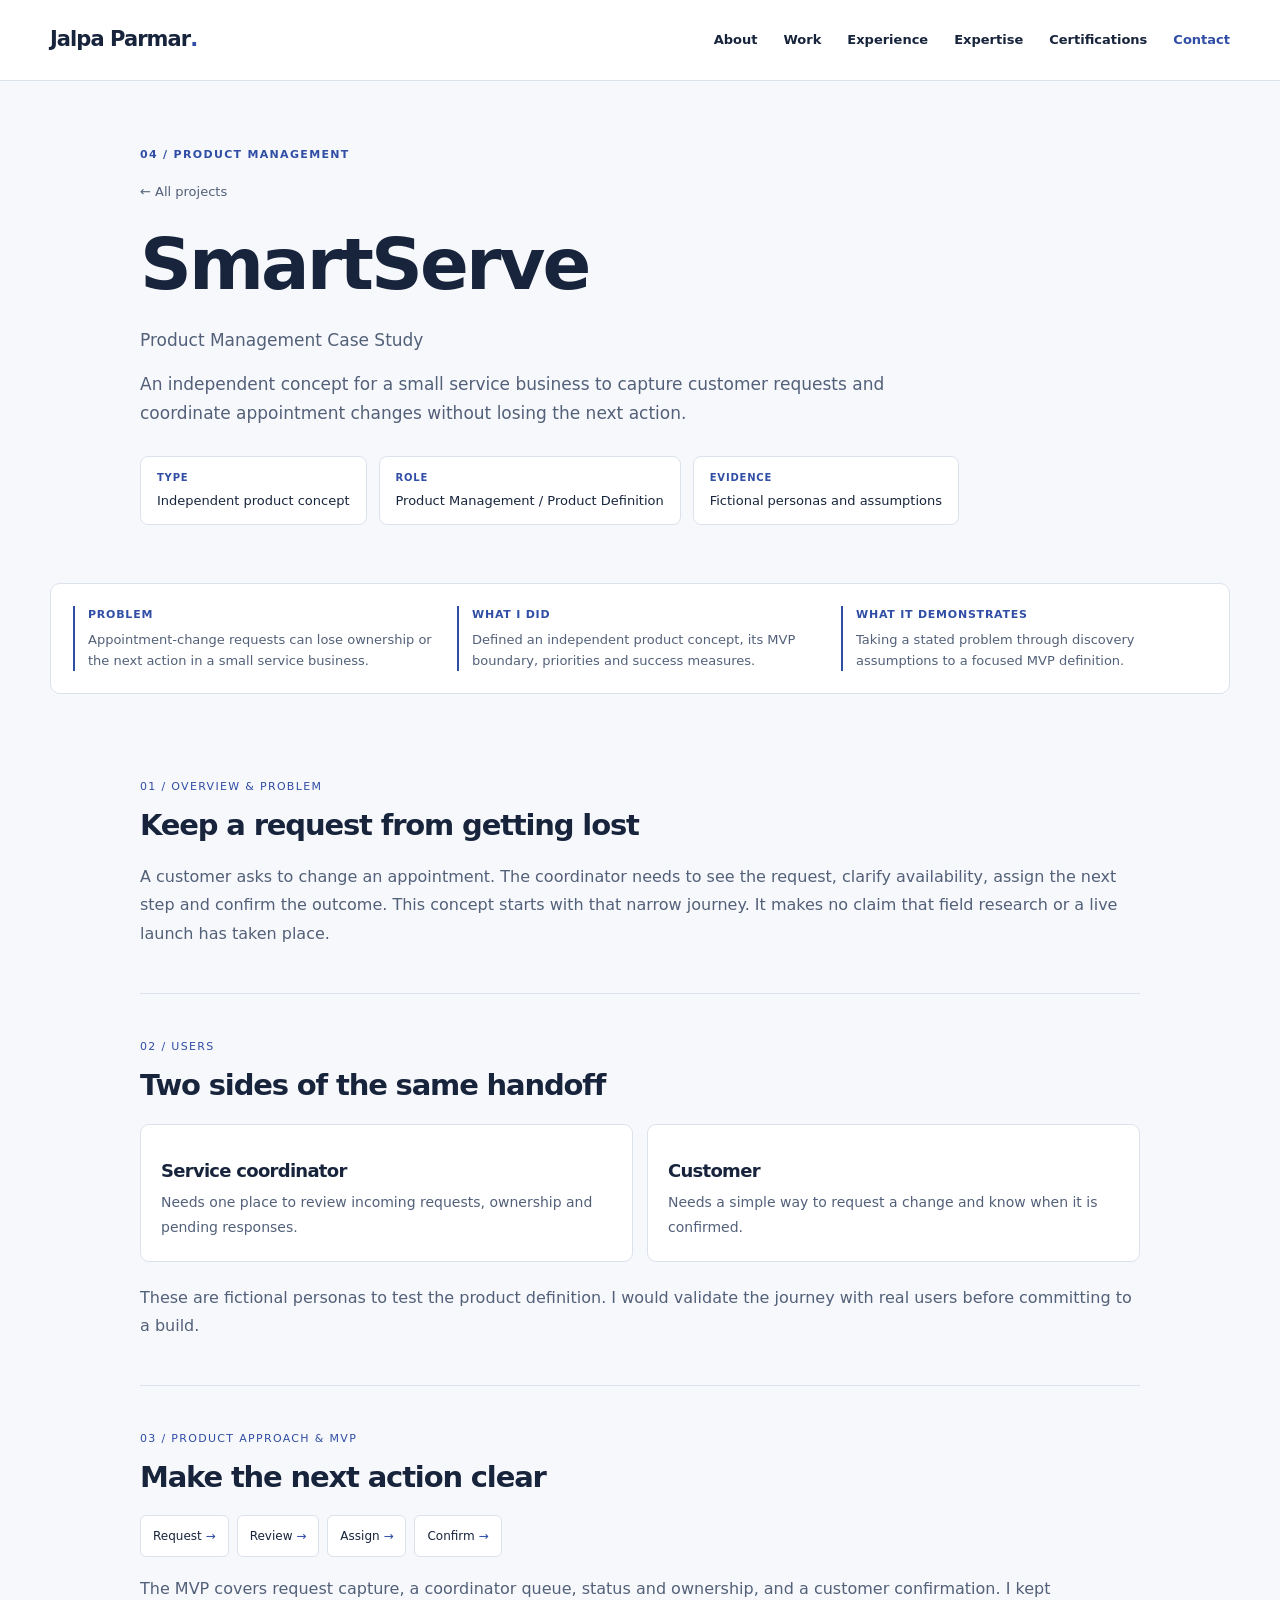
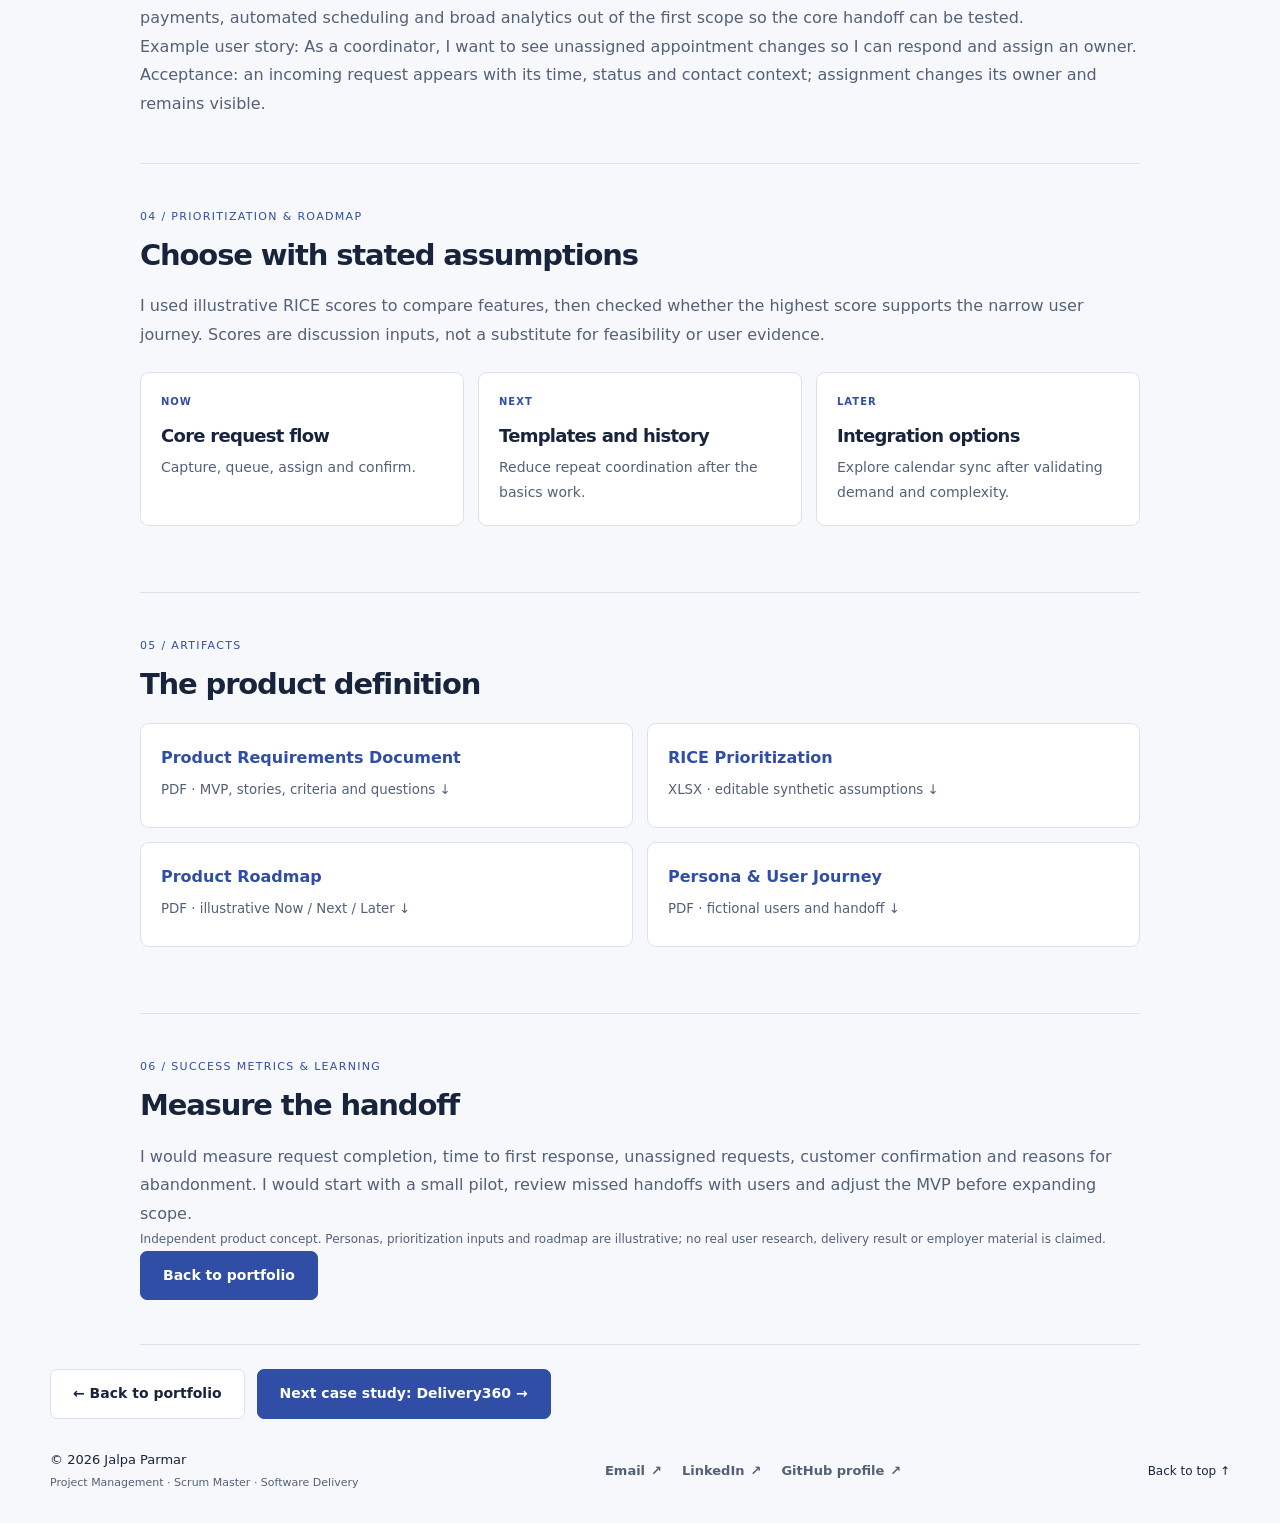
<file: product-case-study.html>
<!DOCTYPE html>
<html lang="en"><head><meta charset="utf-8"/><meta content="width=device-width,initial-scale=1" name="viewport"/><title>SmartServe | Product Management Case Study</title><link href="style.css" rel="stylesheet"/><meta content="An independent product concept with a focused MVP, prioritization and illustrative roadmap." name="description"/>
<link href="https://jalpaparmar.github.io/jalpa-parmar-portfolio/product-case-study.html" rel="canonical"/>
<meta content="#f7f8fb" name="theme-color"/>
<meta content="website" property="og:type"/>
<meta content="SmartServe | Jalpa Parmar" property="og:title"/>
<meta content="SmartServe: an original product management concept covering discovery, MVP scope, prioritization and success metrics." property="og:description"/>
<meta content="https://jalpaparmar.github.io/jalpa-parmar-portfolio/product-case-study.html" property="og:url"/>
<meta content="summary_large_image" name="twitter:card"/><meta content="https://jalpaparmar.github.io/jalpa-parmar-portfolio/assets/images/jalpa-parmar-social-card.svg" property="og:image"/><meta content="Jalpa Parmar — Project Manager and Scrum Master" property="og:image:alt"/><meta content="https://jalpaparmar.github.io/jalpa-parmar-portfolio/assets/images/jalpa-parmar-social-card.svg" name="twitter:image"/><meta content="Jalpa Parmar — Project Manager and Scrum Master" name="twitter:image:alt"/>
<script defer="" src="site.js"></script></head><body class="case-study smart-case" id="top">
<a class="skip-link" href="#main-content">Skip to content</a>
<header class="site-header"><nav aria-label="Primary navigation" class="nav-shell"><a class="brand" href="index.html">Jalpa Parmar<span aria-hidden="true" class="brand-dot">.</span></a><button aria-controls="nav-links" aria-expanded="false" class="menu-toggle" hidden="" type="button">Menu <span aria-hidden="true">☰</span></button><div class="nav-links" id="nav-links"><a href="index.html#about">About</a><a href="index.html#work">Work</a><a href="index.html#experience">Experience</a><a href="index.html#skills">Expertise</a><a href="index.html#certifications">Certifications</a><a href="index.html#contact">Contact</a></div><!-- Add a Resume link here only after a real portfolio-safe file is supplied. --></nav></header>
<main id="main-content" tabindex="-1"><section class="case-hero wrap"><div class="section-tag">04 / PRODUCT MANAGEMENT</div><p class="case-back"><a href="index.html#work">← All projects</a></p><h1>SmartServe</h1><p class="lead">Product Management Case Study</p><p class="lead">An independent concept for a small service business to capture customer requests and coordinate appointment changes without losing the next action.</p><div class="case-facts"><span><b>Type</b>Independent product concept</span><span><b>Role</b>Product Management / Product Definition</span><span><b>Evidence</b>Fictional personas and assumptions</span></div></section>
<section class="case-summary wrap" aria-label="Case study summary"><div><strong>Problem</strong><p>Appointment-change requests can lose ownership or the next action in a small service business.</p></div><div><strong>What I did</strong><p>Defined an independent product concept, its MVP boundary, priorities and success measures.</p></div><div><strong>What it demonstrates</strong><p>Taking a stated problem through discovery assumptions to a focused MVP definition.</p></div></section>
<section class="case-text wrap"><div class="section-tag">01 / OVERVIEW &amp; PROBLEM</div><h2>Keep a request from getting lost</h2><p>A customer asks to change an appointment. The coordinator needs to see the request, clarify availability, assign the next step and confirm the outcome. This concept starts with that narrow journey. It makes no claim that field research or a live launch has taken place.</p></section>
<section class="case-text wrap"><div class="section-tag">02 / USERS</div><h2>Two sides of the same handoff</h2><div class="metric-explain"><article><h3>Service coordinator</h3><p>Needs one place to review incoming requests, ownership and pending responses.</p></article><article><h3>Customer</h3><p>Needs a simple way to request a change and know when it is confirmed.</p></article></div><p>These are fictional personas to test the product definition. I would validate the journey with real users before committing to a build.</p></section>
<section class="case-text wrap"><div class="section-tag">03 / PRODUCT APPROACH &amp; MVP</div><h2>Make the next action clear</h2><div class="health-flow compact"><span>Request</span><span>Review</span><span>Assign</span><span>Confirm</span></div><p>The MVP covers request capture, a coordinator queue, status and ownership, and a customer confirmation. I kept payments, automated scheduling and broad analytics out of the first scope so the core handoff can be tested.</p><p>Example user story: As a coordinator, I want to see unassigned appointment changes so I can respond and assign an owner. Acceptance: an incoming request appears with its time, status and contact context; assignment changes its owner and remains visible.</p></section>
<section class="case-text wrap"><div class="section-tag">04 / PRIORITIZATION &amp; ROADMAP</div><h2>Choose with stated assumptions</h2><p>I used illustrative RICE scores to compare features, then checked whether the highest score supports the narrow user journey. Scores are discussion inputs, not a substitute for feasibility or user evidence.</p><div class="roadmap-cards"><article><small>NOW</small><h3>Core request flow</h3><p>Capture, queue, assign and confirm.</p></article><article><small>NEXT</small><h3>Templates and history</h3><p>Reduce repeat coordination after the basics work.</p></article><article><small>LATER</small><h3>Integration options</h3><p>Explore calendar sync after validating demand and complexity.</p></article></div></section>
<section class="case-text wrap"><div class="section-tag">05 / ARTIFACTS</div><h2>The product definition</h2><div class="artifact-grid"><a href="assets/documents/smartserve/SmartServe_PRD.pdf">Product Requirements Document <small>PDF · MVP, stories, criteria and questions ↓</small></a><a href="assets/documents/smartserve/RICE_Prioritization.xlsx">RICE Prioritization <small>XLSX · editable synthetic assumptions ↓</small></a><a href="assets/documents/smartserve/Product_Roadmap.pdf">Product Roadmap <small>PDF · illustrative Now / Next / Later ↓</small></a><a href="assets/documents/smartserve/Persona_User_Journey.pdf">Persona &amp; User Journey <small>PDF · fictional users and handoff ↓</small></a></div></section>
<section class="case-text wrap"><div class="section-tag">06 / SUCCESS METRICS &amp; LEARNING</div><h2>Measure the handoff</h2><p>I would measure request completion, time to first response, unassigned requests, customer confirmation and reasons for abandonment. I would start with a small pilot, review missed handoffs with users and adjust the MVP before expanding scope.</p><p class="sample-note">Independent product concept. Personas, prioritization inputs and roadmap are illustrative; no real user research, delivery result or employer material is claimed.</p><a class="button primary" href="index.html#work">Back to portfolio</a></section>
<nav class="case-links wrap" aria-label="Case study navigation"><a class="button" href="index.html#work">← Back to portfolio</a><a class="button primary" href="delivery360.html">Next case study: Delivery360 →</a></nav>
</main>
<footer class="site-footer wrap"><span>© 2026 Jalpa Parmar<br/><small>Project Management · Scrum Master · Software Delivery</small></span><div class="social-links"><a href="mailto:Jalpait3@gmail.com">Email <span aria-hidden="true">↗</span></a><a href="https://www.linkedin.com/in/jalpa-parmar">LinkedIn <span aria-hidden="true">↗</span></a><a href="https://github.com/JalpaParmar">GitHub profile <span aria-hidden="true">↗</span></a></div><a class="back-top" href="#top">Back to top ↑</a></footer></body></html>
</file>
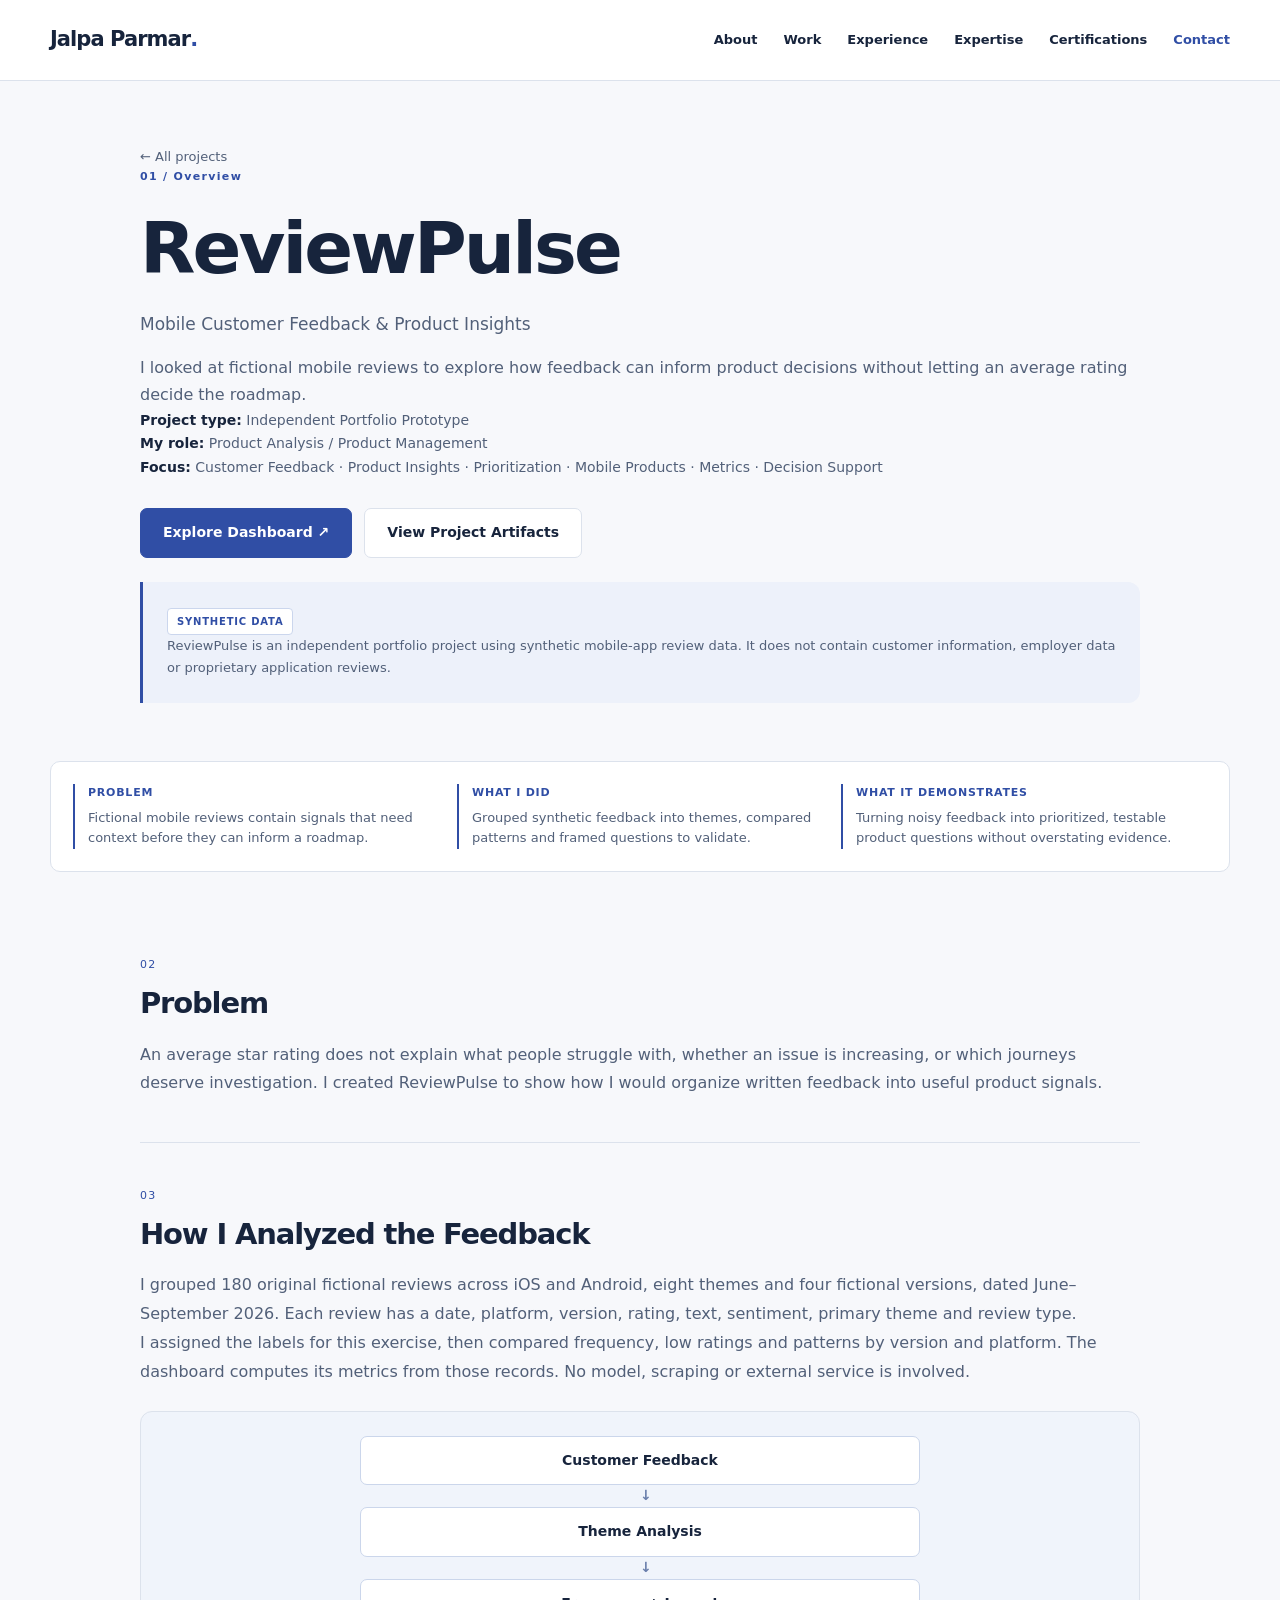
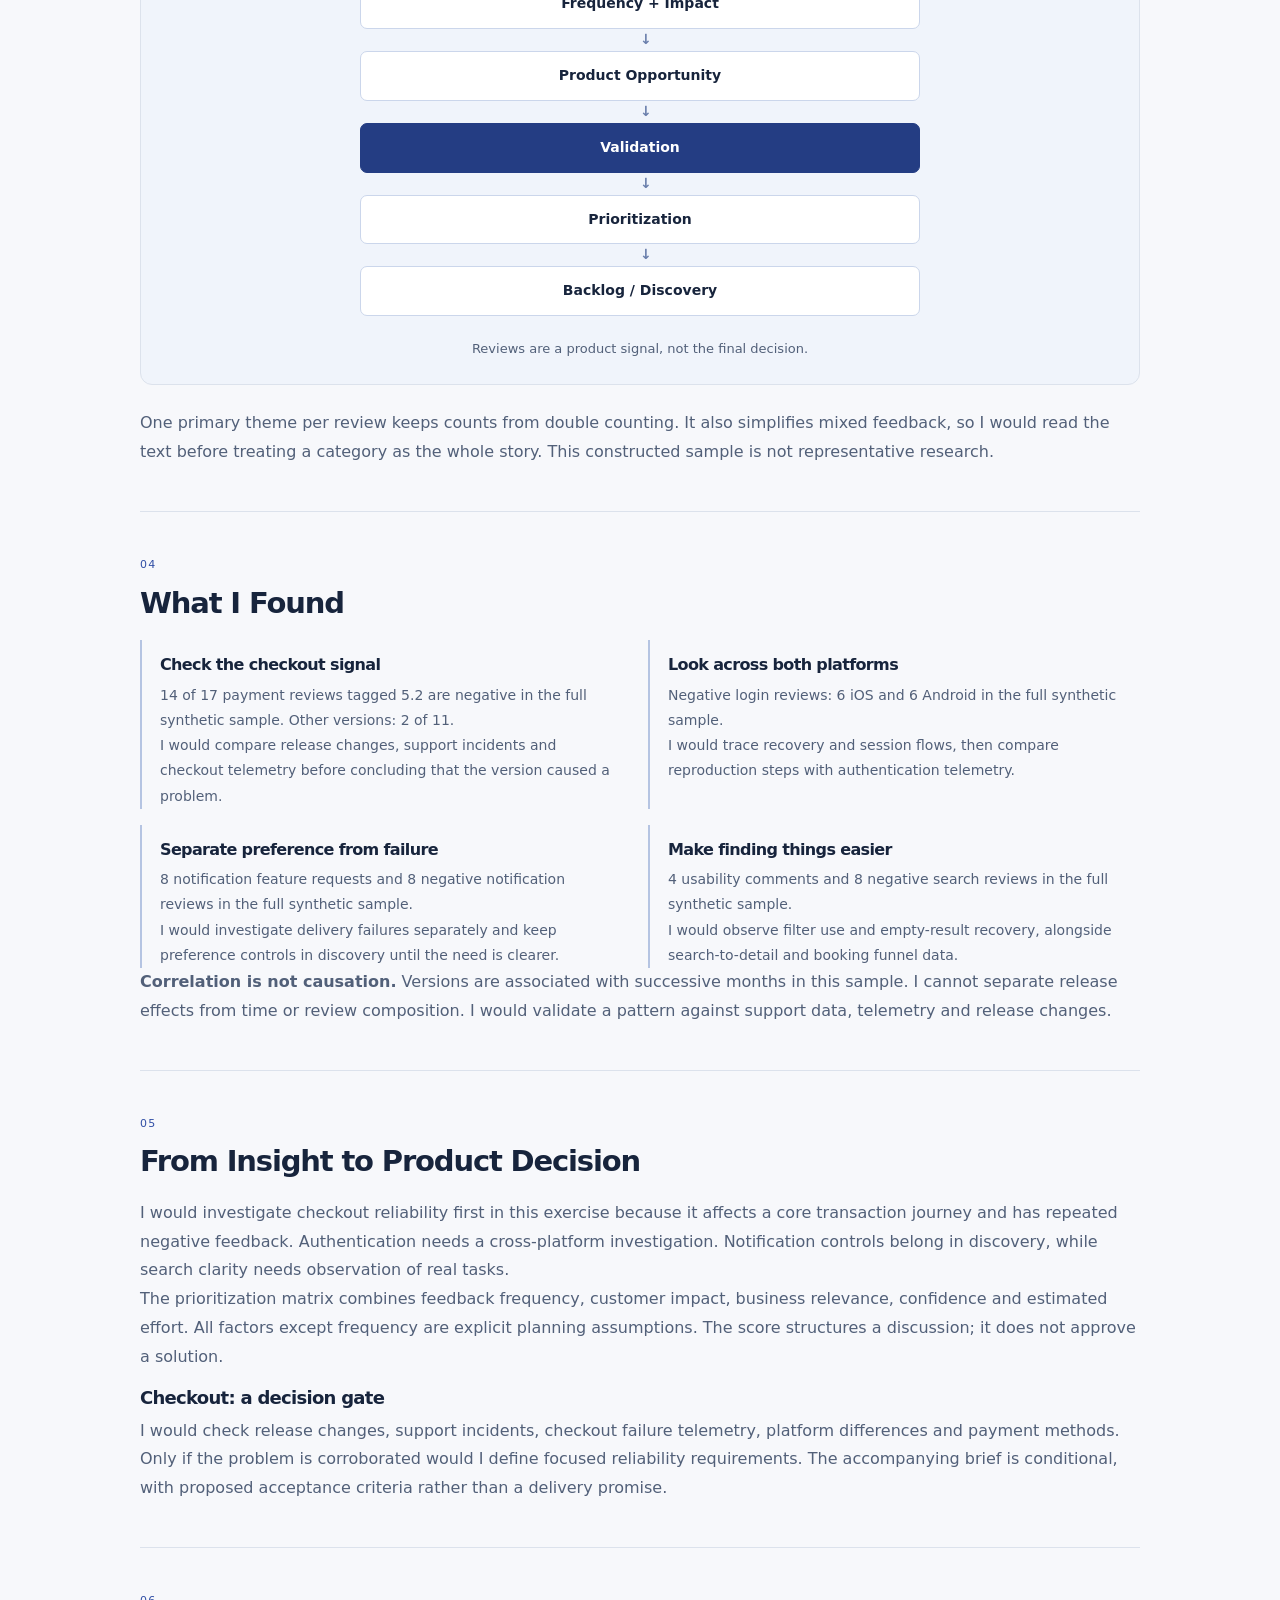
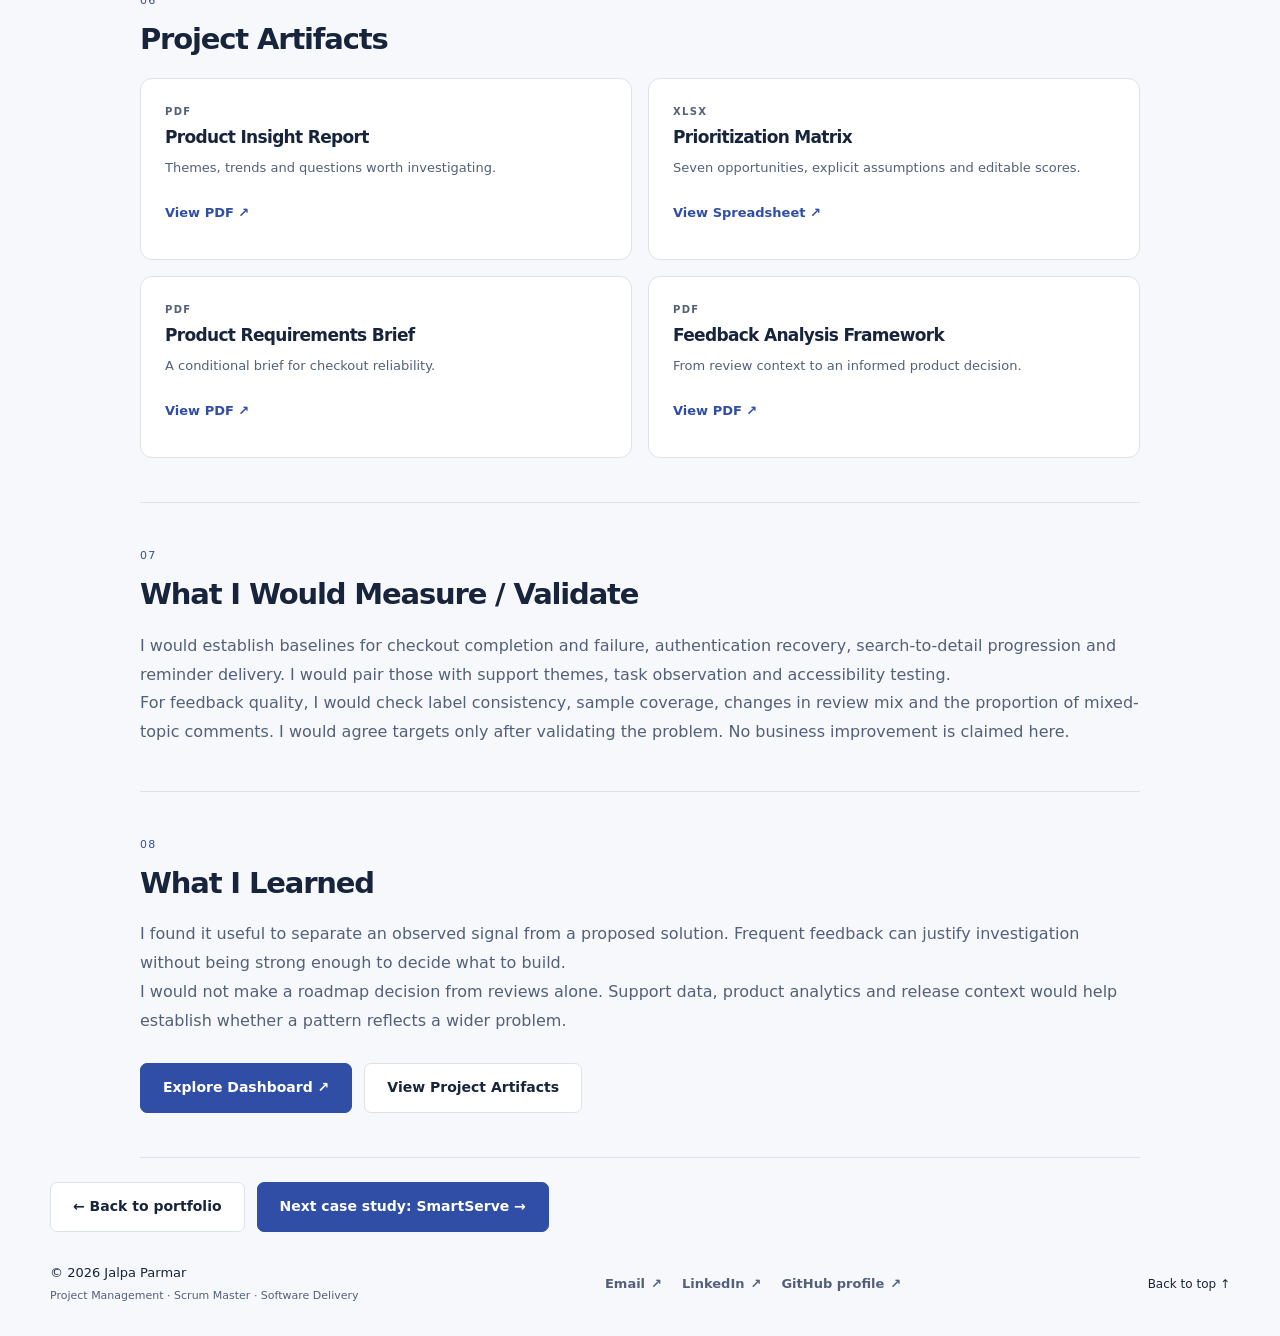
<file: reviewpulse.html>
<!doctype html><html lang="en"><head><meta charset="utf-8"><meta name="viewport" content="width=device-width,initial-scale=1"><title>ReviewPulse | Jalpa Parmar</title><link rel="stylesheet" href="style.css"><link rel="stylesheet" href="projects/reviewpulse/review.css"><meta name="description" content="ReviewPulse: an independent prototype exploring fictional mobile feedback, product insights and prioritization.">
<link rel="canonical" href="https://jalpaparmar.github.io/jalpa-parmar-portfolio/reviewpulse.html">
<meta name="theme-color" content="#f7f8fb">
<meta property="og:type" content="website">
<meta property="og:title" content="ReviewPulse | Jalpa Parmar">
<meta property="og:description" content="ReviewPulse: an independent prototype exploring fictional mobile feedback, product insights and prioritization.">
<meta property="og:url" content="https://jalpaparmar.github.io/jalpa-parmar-portfolio/reviewpulse.html">
<meta name="twitter:card" content="summary_large_image"><meta property="og:image" content="https://jalpaparmar.github.io/jalpa-parmar-portfolio/assets/images/jalpa-parmar-social-card.svg"><meta property="og:image:alt" content="Jalpa Parmar — Project Manager and Scrum Master"><meta name="twitter:image" content="https://jalpaparmar.github.io/jalpa-parmar-portfolio/assets/images/jalpa-parmar-social-card.svg"><meta name="twitter:image:alt" content="Jalpa Parmar — Project Manager and Scrum Master">
<script src="site.js" defer></script></head><body class="case-study rp-case" id="top">
<a class="skip-link" href="#main-content">Skip to content</a>
<header class="site-header"><nav class="nav-shell" aria-label="Primary navigation"><a class="brand" href="index.html">Jalpa Parmar<span class="brand-dot" aria-hidden="true">.</span></a><button class="menu-toggle" type="button" aria-expanded="false" aria-controls="nav-links" hidden>Menu <span aria-hidden="true">☰</span></button><div class="nav-links" id="nav-links"><a href="index.html#about">About</a><a href="index.html#work">Work</a><a href="index.html#experience">Experience</a><a href="index.html#skills">Expertise</a><a href="index.html#certifications">Certifications</a><a href="index.html#contact">Contact</a></div><!-- Add a Resume link here only after a real portfolio-safe file is supplied. --></nav></header>
<main id="main-content" tabindex="-1"><section class="case-hero wrap" aria-label="Overview"><p class="case-back"><a href="index.html#work">← All projects</a></p><div class="section-tag">01 / Overview</div><h1>ReviewPulse</h1><p class="lead">Mobile Customer Feedback &amp; Product Insights</p><p>I looked at fictional mobile reviews to explore how feedback can inform product decisions without letting an average rating decide the roadmap.</p><p class="rp-role"><strong>Project type:</strong> Independent Portfolio Prototype<br><strong>My role:</strong> Product Analysis / Product Management<br><strong>Focus:</strong> Customer Feedback · Product Insights · Prioritization · Mobile Products · Metrics · Decision Support</p><div class="actions"><a class="button primary" href="projects/reviewpulse/index.html">Explore Dashboard ↗</a><a class="button" href="#artifacts">View Project Artifacts</a></div><aside class="rp-note"><span class="rp-badge">SYNTHETIC DATA</span><p>ReviewPulse is an independent portfolio project using synthetic mobile-app review data. It does not contain customer information, employer data or proprietary application reviews.</p></aside></section>
<section class="case-summary wrap" aria-label="Case study summary"><div><strong>Problem</strong><p>Fictional mobile reviews contain signals that need context before they can inform a roadmap.</p></div><div><strong>What I did</strong><p>Grouped synthetic feedback into themes, compared patterns and framed questions to validate.</p></div><div><strong>What it demonstrates</strong><p>Turning noisy feedback into prioritized, testable product questions without overstating evidence.</p></div></section>
<section class="section case-text wrap" id="problem" aria-labelledby="problem-title"><div class="section-tag">02</div><h2 id="problem-title">Problem</h2><p>An average star rating does not explain what people struggle with, whether an issue is increasing, or which journeys deserve investigation. I created ReviewPulse to show how I would organize written feedback into useful product signals.</p></section>
<section class="section case-text wrap" id="approach" aria-labelledby="approach-title"><div class="section-tag">03</div><h2 id="approach-title">How I Analyzed the Feedback</h2><p>I grouped 180 original fictional reviews across iOS and Android, eight themes and four fictional versions, dated June–September 2026. Each review has a date, platform, version, rating, text, sentiment, primary theme and review type.</p><p>I assigned the labels for this exercise, then compared frequency, low ratings and patterns by version and platform. The dashboard computes its metrics from those records. No model, scraping or external service is involved.</p><figure class="rp-flow"><ol aria-label="Feedback to product decision"><li>Customer Feedback</li><li>Theme Analysis</li><li>Frequency + Impact</li><li>Product Opportunity</li><li>Validation</li><li>Prioritization</li><li>Backlog / Discovery</li></ol><figcaption>Reviews are a product signal, not the final decision.</figcaption></figure><p>One primary theme per review keeps counts from double counting. It also simplifies mixed feedback, so I would read the text before treating a category as the whole story. This constructed sample is not representative research.</p></section>
<section class="section case-text wrap" id="findings" aria-labelledby="findings-title"><div class="section-tag">04</div><h2 id="findings-title">What I Found</h2><div class="rp-findings"><div><h3>Check the checkout signal</h3><p>14 of 17 payment reviews tagged 5.2 are negative in the full synthetic sample. Other versions: 2 of 11.</p><p>I would compare release changes, support incidents and checkout telemetry before concluding that the version caused a problem.</p></div><div><h3>Look across both platforms</h3><p>Negative login reviews: 6 iOS and 6 Android in the full synthetic sample.</p><p>I would trace recovery and session flows, then compare reproduction steps with authentication telemetry.</p></div><div><h3>Separate preference from failure</h3><p>8 notification feature requests and 8 negative notification reviews in the full synthetic sample.</p><p>I would investigate delivery failures separately and keep preference controls in discovery until the need is clearer.</p></div><div><h3>Make finding things easier</h3><p>4 usability comments and 8 negative search reviews in the full synthetic sample.</p><p>I would observe filter use and empty-result recovery, alongside search-to-detail and booking funnel data.</p></div></div><p><strong>Correlation is not causation.</strong> Versions are associated with successive months in this sample. I cannot separate release effects from time or review composition. I would validate a pattern against support data, telemetry and release changes.</p></section>
<section class="section case-text wrap" id="decision" aria-labelledby="decision-title"><div class="section-tag">05</div><h2 id="decision-title">From Insight to Product Decision</h2><p>I would investigate checkout reliability first in this exercise because it affects a core transaction journey and has repeated negative feedback. Authentication needs a cross-platform investigation. Notification controls belong in discovery, while search clarity needs observation of real tasks.</p><p>The prioritization matrix combines feedback frequency, customer impact, business relevance, confidence and estimated effort. All factors except frequency are explicit planning assumptions. The score structures a discussion; it does not approve a solution.</p><h3>Checkout: a decision gate</h3><p>I would check release changes, support incidents, checkout failure telemetry, platform differences and payment methods. Only if the problem is corroborated would I define focused reliability requirements. The accompanying brief is conditional, with proposed acceptance criteria rather than a delivery promise.</p></section>
<section class="section case-text wrap" id="artifacts" aria-labelledby="artifacts-title"><div class="section-tag">06</div><h2 id="artifacts-title">Project Artifacts</h2><div class="rp-artifacts"><article class="rp-artifact"><span class="rp-eyebrow">PDF</span><h3>Product Insight Report</h3><p>Themes, trends and questions worth investigating.</p><a href="assets/documents/reviewpulse/ReviewPulse_Product_Insight_Report.pdf" aria-label="View PDF: Product Insight Report">View PDF ↗</a></article><article class="rp-artifact"><span class="rp-eyebrow">XLSX</span><h3>Prioritization Matrix</h3><p>Seven opportunities, explicit assumptions and editable scores.</p><a href="assets/documents/reviewpulse/ReviewPulse_Prioritization_Matrix.xlsx" download aria-label="View Spreadsheet: Prioritization Matrix">View Spreadsheet ↗</a></article><article class="rp-artifact"><span class="rp-eyebrow">PDF</span><h3>Product Requirements Brief</h3><p>A conditional brief for checkout reliability.</p><a href="assets/documents/reviewpulse/ReviewPulse_Product_Requirements_Brief.pdf" aria-label="View PDF: Product Requirements Brief">View PDF ↗</a></article><article class="rp-artifact"><span class="rp-eyebrow">PDF</span><h3>Feedback Analysis Framework</h3><p>From review context to an informed product decision.</p><a href="assets/documents/reviewpulse/ReviewPulse_Feedback_Analysis_Framework.pdf" aria-label="View PDF: Feedback Analysis Framework">View PDF ↗</a></article></div></section>
<section class="section case-text wrap" id="measures" aria-labelledby="measures-title"><div class="section-tag">07</div><h2 id="measures-title">What I Would Measure / Validate</h2><p>I would establish baselines for checkout completion and failure, authentication recovery, search-to-detail progression and reminder delivery. I would pair those with support themes, task observation and accessibility testing.</p><p>For feedback quality, I would check label consistency, sample coverage, changes in review mix and the proportion of mixed-topic comments. I would agree targets only after validating the problem. No business improvement is claimed here.</p></section>
<section class="section case-text wrap" id="learning" aria-labelledby="learning-title"><div class="section-tag">08</div><h2 id="learning-title">What I Learned</h2><p>I found it useful to separate an observed signal from a proposed solution. Frequent feedback can justify investigation without being strong enough to decide what to build.</p><p>I would not make a roadmap decision from reviews alone. Support data, product analytics and release context would help establish whether a pattern reflects a wider problem.</p><div class="actions"><a class="button primary" href="projects/reviewpulse/index.html">Explore Dashboard ↗</a><a class="button" href="#artifacts">View Project Artifacts</a></div></section>
<nav class="case-links wrap" aria-label="Case study navigation"><a class="button" href="index.html#work">← Back to portfolio</a><a class="button primary" href="product-case-study.html">Next case study: SmartServe →</a></nav>
</main>
<footer class="site-footer wrap"><span>© 2026 Jalpa Parmar<br><small>Project Management · Scrum Master · Software Delivery</small></span><div class="social-links"><a href="mailto:Jalpait3@gmail.com">Email <span aria-hidden="true">↗</span></a><a href="https://www.linkedin.com/in/jalpa-parmar">LinkedIn <span aria-hidden="true">↗</span></a><a href="https://github.com/JalpaParmar">GitHub profile <span aria-hidden="true">↗</span></a></div><a href="#top" class="back-top">Back to top ↑</a></footer></body></html>
</file>
<file: projects/opspilot/app.css>
:root{color-scheme:light;--ink:#17243c;--muted:#526079;--line:#dce2ec;--accent:#304ea5;--bg:#f5f7fb;--paper:#fff;--soft:#edf1fd}
.sr-only{position:absolute;width:1px;height:1px;padding:0;margin:-1px;overflow:hidden;clip-path:inset(50%);white-space:nowrap;border:0}
.card p,.digest-summary p,.activity li{overflow-wrap:anywhere}
*{box-sizing:border-box}body{margin:0;background:var(--bg);color:var(--ink);font:14px/1.6 'Segoe UI',system-ui,sans-serif}button,input,select,textarea{font:inherit}a{color:var(--accent)}button,a,input,select,textarea{touch-action:manipulation}button,.button{display:inline-flex;align-items:center;justify-content:center;min-height:42px;padding:9px 15px;border:1px solid var(--line);border-radius:7px;background:white;color:var(--ink);cursor:pointer;text-decoration:none;font-weight:600}button:hover,.button:hover{background:var(--soft)}button.primary,.button.primary{background:var(--accent);border-color:var(--accent);color:white}button:disabled{opacity:.6;cursor:default}:focus-visible{outline:3px solid #cf7300;outline-offset:3px}h1,h2,h3,p{margin:0}h1{font-size:30px;letter-spacing:-.035em;line-height:1.25}h2{font-size:18px;letter-spacing:-.02em}h3{font-size:15px}p{color:var(--muted)}small{font-size:12px;color:var(--muted)}.shell{display:grid;grid-template-columns:232px minmax(0,1fr);min-height:100vh}.sidebar{position:sticky;top:0;height:100vh;background:var(--ink);padding:28px 20px;color:#fff;display:flex;flex-direction:column}.wordmark{display:flex;align-items:center;gap:8px;color:#fff;text-decoration:none;font-size:23px;font-weight:700;letter-spacing:-.04em}.wordmark>span:last-child{font-size:11px;letter-spacing:.03em;border:1px solid #657393;padding:0 5px;border-radius:4px}.mark{background:#e8edff;color:var(--accent);width:31px;height:31px;border-radius:8px;text-align:center;line-height:31px;font-size:19px}.side-caption{font-size:10px;letter-spacing:.15em;color:#adbbd5;margin:36px 10px 14px}.sidebar nav{display:grid;gap:7px}.sidebar nav a{display:flex;gap:13px;align-items:center;padding:12px;color:#c9d3e7;border-radius:7px;text-decoration:none;font-weight:500}.sidebar nav a[aria-current=page]{color:#fff;background:#30466b;box-shadow:inset 3px 0 #a5b7fc}.sidebar nav a:hover{background:#263851}.side-bottom{margin-top:auto;padding:30px 10px 0}.side-bottom p{color:#b9c6dc;font-size:12px;margin-bottom:12px}.side-bottom strong{color:white;font-size:16px}.side-bottom a{display:block;color:#e1e8ff;font-size:12px;margin-top:15px}.workspace{min-width:0}.topbar{min-height:89px;padding:20px 36px;background:#fff;border-bottom:1px solid var(--line);display:flex;justify-content:space-between;align-items:center;gap:16px}.topbar strong{font-size:18px}.topbar p{font-size:12px;margin-top:2px}.badge{display:inline-flex;align-items:center;border-radius:5px;padding:3px 8px;font-size:11px;font-weight:650;background:var(--soft);color:var(--accent);white-space:normal}.badge.demo{letter-spacing:.07em;background:#eef2fb;white-space:nowrap;font-size:10px}.badge.high{background:#fff0e9;color:#9a3412}.badge.medium{background:#fff6db;color:#78560e}.badge.low{background:#edf2f7;color:#44536b}.badge.good{background:#e7f3ec;color:#215b3e}.scenario{display:flex;align-items:center;gap:20px;padding:8px 36px;border-bottom:1px solid var(--line);font-size:11px;color:var(--muted)}.scenario>span:nth-child(2){margin-left:auto}.quiet{background:transparent;border:0;color:var(--accent);font-size:12px;padding:4px 8px;min-height:32px}main{padding:30px 36px;max-width:1600px;margin:auto;min-height:70vh}main>section+section{margin-top:22px}.page-heading{display:flex;justify-content:space-between;align-items:center;gap:18px;margin-bottom:24px}.page-heading p{margin-top:7px;font-size:13px}.eyebrow{font-size:10px;letter-spacing:.13em;color:var(--accent);font-weight:700;margin-bottom:8px}.actions{display:flex;align-items:center;gap:10px;flex-wrap:wrap;margin-top:20px}.page-heading .actions{margin:0}.callout{border:1px solid #ced8f2;background:#edf2ff;border-radius:10px;padding:20px 24px;margin-bottom:22px;display:flex;align-items:center;gap:24px;justify-content:space-between}.callout strong{font-size:16px}.callout p{font-size:12px;margin-top:4px;max-width:720px}.journey{display:flex;gap:7px;flex-wrap:wrap;margin-top:14px;color:var(--accent);font-size:11px;font-weight:600}.journey span:not(:last-child)::after{content:' →';margin-left:7px;color:#7180a0}.metrics{display:grid;grid-template-columns:repeat(7,minmax(0,1fr));gap:12px;margin-bottom:24px}.metric{background:white;border:1px solid var(--line);border-radius:9px;padding:17px 14px}.metric small{font-size:11px;display:block}.metric strong{font-size:29px;font-weight:650;letter-spacing:-.04em;display:block;margin-top:5px;line-height:1.2}.metric em{display:block;font-style:normal;font-size:10px;color:var(--muted);margin-top:7px}.grid{display:grid;grid-template-columns:1.2fr 1fr;gap:20px}.grid.equal{grid-template-columns:1fr 1fr}.card{padding:22px;background:white;border:1px solid var(--line);border-radius:10px;min-width:0}.card-head{display:flex;justify-content:space-between;align-items:center;gap:12px;margin-bottom:18px}.card-head small{font-size:11px}.card p+.actions{margin-top:14px}.card p+p{margin-top:12px}.bars{display:grid;gap:12px}.bar-item{font-size:12px}.bar-label{display:flex;justify-content:space-between;gap:10px;margin-bottom:5px}.bar-track{height:7px;border-radius:6px;background:#edf0f6;overflow:hidden}.bar-fill{height:100%;background:#6c81be;border-radius:6px}.bar-item:nth-child(2n) .bar-fill{background:#9aabcf}.chart-note{font-size:11px;margin-top:15px}.trend-chart{display:flex;align-items:flex-end;justify-content:space-around;gap:12px;height:150px;padding:8px 0 0}.trend-col{display:flex;flex:1;max-width:56px;flex-direction:column;justify-content:flex-end;text-align:center;height:100%;gap:5px;font-size:11px}.trend-bar{background:#6c81be;min-height:2px;border-radius:4px 4px 0 0}.trend-col:last-child .trend-bar{background:var(--accent)}.team{display:grid;gap:14px}.person{display:grid;grid-template-columns:32px 1fr auto;gap:10px;align-items:start}.avatar{width:30px;height:30px;display:grid;place-items:center;background:var(--soft);color:var(--accent);border-radius:8px;font-size:10px;font-weight:700}.person strong{font-size:12px;display:block}.person small{display:block;font-size:10px}.person .bar-track{margin-top:6px}.activity{margin:0;padding:0;list-style:none;display:grid;gap:13px}.activity li{padding-left:14px;border-left:2px solid #a5b6db;font-size:12px}.activity small{display:block;font-size:10px}.filters{display:grid;grid-template-columns:2fr repeat(4,1fr);gap:12px;margin-bottom:16px}.field{display:grid;gap:6px;min-width:0;font-size:12px;font-weight:600}.field input,.field select,.field textarea{width:100%;min-width:0;border:1px solid #bbc6d8;border-radius:6px;padding:10px;background:white;color:var(--ink);font-weight:400;min-height:43px}.field textarea{resize:vertical;min-height:110px}.results-head{display:flex;justify-content:space-between;align-items:center;gap:12px;margin-bottom:14px}.table-wrap{overflow:auto;border:1px solid var(--line);border-radius:10px;background:white}table{border-collapse:collapse;width:100%;min-width:830px;font-size:12px}th{text-align:left;background:#f0f3f9;color:#53627a;font-size:10px;letter-spacing:.03em;padding:14px}td{padding:15px 14px;border-top:1px solid #e9edf4;vertical-align:top}td a{font-weight:600;text-decoration:none}td small{display:block;font-size:10px;margin-top:4px}td:first-child{max-width:285px}tr:hover td{background:#fafbfe}.empty{padding:35px;text-align:center;border:1px dashed #c3cce0;border-radius:8px;color:var(--muted)}.back{display:inline-block;font-size:12px;margin-bottom:16px}.triage-grid{display:grid;grid-template-columns:1fr 1fr;gap:20px}.triage-grid .card{margin-bottom:20px}.facts{display:grid;grid-template-columns:1fr 1fr;gap:14px;margin:18px 0}.facts dt{font-size:10px;color:var(--muted)}.facts dd{font-size:12px;font-weight:600;margin:3px 0 0}.card ol,.card ul{padding-left:20px;font-size:13px;color:var(--muted)}.card li+li{margin-top:7px}.analysis{border-top:3px solid #7d92c5}.review-card{border-top:3px solid var(--accent)}.review-card .field{margin-top:15px}.review-card .grid{gap:15px}.review-card p{font-size:12px}.recommendation{background:#f3f6fb;border:1px solid var(--line);border-radius:8px;padding:15px;margin-top:18px;font-size:12px}.recommendation h3{margin-bottom:6px}.recommendation ul{margin-bottom:0;font-size:12px}.error{color:#a12b20;font-size:13px;margin-top:10px}.board{display:grid;grid-template-columns:repeat(5,minmax(0,1fr));gap:12px}.lane{background:#ecf0f6;border:1px solid #e0e6f0;border-radius:9px;padding:12px;min-width:0}.lane h2{font-size:12px;display:flex;justify-content:space-between;margin-bottom:14px}.work-item{padding:13px;background:white;border:1px solid var(--line);border-radius:7px;margin-bottom:12px}.work-item h3{font-size:12px;line-height:1.55;margin:10px 0}.work-item small{display:block;font-size:10px}.work-item select{font-size:11px;padding:6px;min-height:38px}.work-item .field{font-size:10px;margin-top:12px}.work-item>a{font-size:10px;display:block;margin-top:9px}.work-id{display:flex;justify-content:space-between;align-items:center;gap:5px;flex-wrap:wrap;font-size:10px}.digest-tabs{display:flex;gap:8px;margin-bottom:20px}.digest-tabs [aria-pressed=true]{background:var(--ink);color:white}.digest-summary{padding:25px;border-left:4px solid var(--accent);background:white;border-radius:8px;margin-bottom:22px}.digest-summary h2{font-size:22px;margin-bottom:8px}.digest-summary p{max-width:950px}.digest-list{list-style:none;padding:0!important;margin:0}.digest-list li{border-bottom:1px solid var(--line);padding:10px 0}.digest-list strong{font-size:13px}.digest-list small{display:block;font-size:11px}.quality{display:grid;grid-template-columns:repeat(3,1fr);gap:12px;margin-top:18px}.quality>div{padding:15px;background:var(--bg);border-radius:6px}.quality strong{font-size:24px;display:block}.quality span{font-size:11px;color:var(--muted)}.architecture{display:grid;gap:10px;margin-top:20px;position:relative;border-right:4px solid #a2b1d1;padding-right:20px}.arch-node{border:1px solid var(--line);border-radius:6px;padding:12px;text-align:center;font-size:12px;background:#f8faff}.arch-node:not(:last-child)::after{content:'↓';display:block;color:var(--accent);margin:7px 0 -9px}.arch-node.human{background:var(--soft);border-color:#a7b7e0;font-weight:700}.architecture-caption{font-size:11px;margin-top:12px}.prose{max-width:1000px}.prose .card{margin-bottom:20px}.pill-list{display:flex;gap:8px;flex-wrap:wrap;margin-top:15px}.prose p{margin-top:10px}.disclosure{padding:20px;background:#edf1f8;border-radius:8px;font-size:12px;margin-top:24px}footer{font-size:10px;padding:20px 36px;color:var(--muted);border-top:1px solid var(--line)}.toast{position:fixed;bottom:20px;right:20px;max-width:min(420px,calc(100vw - 40px));background:var(--ink);color:#fff;padding:14px 20px;border-radius:8px;box-shadow:0 8px 24px #17243c22;font-size:13px;z-index:30}.toast:empty{display:none}.skip{position:fixed;top:8px;left:8px;transform:translateY(-200%);background:white;padding:12px;z-index:50}.skip:focus{transform:none}dialog{max-width:min(450px,calc(100% - 32px));border:1px solid var(--line);border-radius:12px;padding:28px;color:var(--ink)}dialog::backdrop{background:#17243c88}dialog p{margin-top:12px}.noscript{padding:24px;background:white;position:fixed;bottom:0;left:0;right:0}
@media(min-width:1500px){main{padding:36px 45px}.metrics{gap:16px}.metric{padding:20px}}
@media(max-width:1200px){.shell{grid-template-columns:200px minmax(0,1fr)}.sidebar{padding:24px 14px}.topbar,main{padding:24px}.scenario{padding:8px 24px}.metrics{grid-template-columns:repeat(4,1fr)}.board{grid-template-columns:repeat(3,minmax(0,1fr))}.filters{grid-template-columns:repeat(4,1fr)}.filters .field:first-child{grid-column:1/-1}.triage-grid{grid-template-columns:1fr}}
@media(max-width:850px){.shell{display:block}.sidebar{position:static;height:auto;padding:18px 24px;display:block}.wordmark{font-size:20px}.side-caption,.side-bottom p{display:none}.sidebar nav{display:flex;flex-wrap:wrap;gap:4px;margin-top:14px}.sidebar nav a{font-size:12px;padding:9px 12px}.side-bottom{padding:0;display:flex;gap:20px}.side-bottom a{margin-top:12px;font-size:11px}.grid,.grid.equal{grid-template-columns:1fr 1fr}.callout{align-items:flex-start}.topbar{min-height:80px}.metrics{grid-template-columns:repeat(4,1fr)}.board{grid-template-columns:repeat(2,minmax(0,1fr))}}
@media(max-width:600px){main{padding:24px 16px}.topbar{padding:18px 16px;flex-wrap:wrap;gap:10px}.topbar p{font-size:11px}.sidebar{padding:16px}.sidebar nav a{padding:8px;font-size:11px;gap:7px}.scenario{padding:8px 16px;gap:8px;flex-wrap:wrap}.scenario>span:nth-child(2){margin-left:0}.page-heading{align-items:flex-start;flex-direction:column}h1{font-size:26px}.callout{padding:18px;flex-direction:column;gap:15px}.metrics{grid-template-columns:repeat(2,1fr);gap:10px}.metric:last-child{grid-column:1/-1}.metric strong{font-size:26px}.grid,.grid.equal,.triage-grid{grid-template-columns:1fr}.card{padding:18px}.filters{grid-template-columns:1fr 1fr}.quality{grid-template-columns:1fr 1fr}.board{grid-template-columns:1fr}.lane h2{font-size:14px}.work-item h3{font-size:14px}.work-item small{font-size:12px}.work-item select{font-size:13px}.facts{gap:12px}.card-head{align-items:flex-start}.card-head small{text-align:right}.digest-summary{padding:20px}.side-bottom{flex-wrap:wrap;gap:0 20px}footer{padding:20px 16px}}
@media(prefers-reduced-motion:reduce){*{scroll-behavior:auto!important}}

/* Final presentation polish: preserve the existing workflow and layout. */
.wordmark{font-size:20px;gap:6px;white-space:nowrap}.mark{width:26px;height:28px;line-height:28px;font-size:17px;flex-shrink:0}.wordmark>span:last-child{font-size:10px;padding:0 4px}.sidebar{overflow-y:auto}
.onboarding{display:grid;grid-template-columns:minmax(0,1fr) auto;align-items:center;gap:20px 28px;padding:25px 28px;margin-bottom:24px;border:1px solid #c4d2ed;border-left:4px solid #304ea5;border-radius:12px;background:#edf2ff;box-shadow:0 4px 14px #17243c04}.onboarding-intro{grid-column:1/-1}.onboarding h2{font-size:23px;line-height:1.3}.onboarding p{font-size:13px;margin-top:8px}.onboarding .eyebrow{font-size:10px;margin-bottom:10px}.onboarding-steps{counter-reset:step;list-style:none;padding:0;margin:0;display:grid;grid-template-columns:repeat(3,minmax(0,1fr));gap:14px 18px}.onboarding-steps li{display:flex;align-items:center;gap:9px;font-size:12px;color:#334664;line-height:1.5}.onboarding-steps li::before{counter-increment:step;content:counter(step);display:grid;place-items:center;flex-shrink:0;width:23px;height:23px;border:1px solid #c1cde5;background:#fff;border-radius:50%;font-size:10px;font-weight:700;color:#304ea5}.onboarding .primary{min-height:46px;white-space:nowrap;gap:12px}
.card{box-shadow:0 2px 7px #17243c03}.card-head{margin-bottom:20px}.metric:first-child,.metric:nth-child(2){border-top:3px solid #6c81be}.metric small{font-size:12px}.metric em{font-size:11px}.field{font-size:13px}table{font-size:13px}th{font-size:11px}td small{font-size:11px;line-height:1.55}td a{display:inline-block;line-height:1.6}.badge.waiting{background:#fff5dd;color:#76520b}.bar-label{font-size:12px}.chart-note{line-height:1.8}.back{min-height:36px;padding-block:6px}
@media(max-width:1200px){.onboarding{grid-template-columns:1fr}.onboarding .primary{justify-self:start}.onboarding-steps{grid-template-columns:repeat(3,minmax(0,1fr))}}
@media(max-width:600px){.onboarding{padding:20px 18px;gap:18px}.onboarding-steps{grid-template-columns:1fr 1fr;gap:13px}.onboarding h2{font-size:21px}.onboarding-steps li{font-size:11px}.onboarding .primary{width:100%}.card-head{flex-wrap:wrap}.sidebar nav a{min-height:40px}.wordmark{font-size:20px}}
</file>
<file: projects/opspilot/diagram.css>
/* Shared, code-rendered TriagePilot architecture. No external assets. */
.tp-stakeholders{display:grid;grid-template-columns:repeat(3,minmax(0,1fr));gap:12px;margin:18px 0}.tp-stakeholders>div{border-left:2px solid #b5c4e2;padding:4px 12px}.tp-stakeholders dt{font-size:12px;font-weight:650;color:#17243c}.tp-stakeholders dd{margin:6px 0 0;font-size:12px;line-height:1.7;color:#526079}
.tp-pm-path{list-style:none!important;display:flex;flex-wrap:wrap;gap:7px;margin:24px 0;padding:0!important}.tp-pm-path li{margin:0!important;font-size:10px;line-height:1.6;color:#304ea5;font-weight:600;background:#edf1fd;padding:6px 8px;border-radius:4px}.tp-pm-path li:not(:last-child)::after{content:' →';margin-left:6px}
.tp-scope{display:grid;grid-template-columns:1fr 1fr;gap:16px;margin:20px 0}.tp-scope>div{padding:20px;border:1px solid #dce2ec;background:white;border-radius:8px}.tp-scope h3{font-size:15px;color:#17243c;margin:0 0 12px}.tp-scope ul{padding-left:18px!important;margin:0;font-size:12px;color:#526079;line-height:1.8}.tp-scope li+li{margin-top:5px}
.tp-risks{list-style:none!important;padding:0!important;margin:16px 0!important;display:grid;gap:10px}.tp-risks li{display:grid;grid-template-columns:155px 1fr;gap:16px;border-bottom:1px solid #e3e8f1;padding:10px 0;margin:0!important;font-size:12px;line-height:1.8}.tp-risks strong{color:#17243c}.tp-risks span{color:#526079}
@media(max-width:600px){.tp-stakeholders{grid-template-columns:1fr 1fr}.tp-scope{grid-template-columns:1fr}.tp-risks li{grid-template-columns:1fr;gap:3px}}
.tp-diagram{margin:24px 0;background:#f3f6fb;border:1px solid #dce2ec;border-radius:14px;padding:24px;color:#17243c;font:14px/1.5 'Segoe UI',system-ui,sans-serif}
.tp-diagram figcaption{display:flex;justify-content:space-between;gap:12px;align-items:center;margin-bottom:24px}.tp-diagram figcaption strong{font-size:16px}.tp-diagram figcaption>span{font-size:9px;letter-spacing:.08em;color:#526079}
.tp-map{display:grid;grid-template-columns:minmax(0,1fr) 145px;gap:24px}.tp-spine{list-style:none;padding:0!important;margin:0;display:grid;gap:22px}.tp-spine>li{margin:0!important;position:relative;min-width:0}
.tp-node{padding:12px 18px;background:white;border:1px solid #d2dbea;border-radius:8px;text-align:center;box-shadow:0 2px 4px #17243c04}.tp-node strong{display:block;font-size:14px;font-weight:650}.tp-node small{display:block;font-size:11px;line-height:1.6;margin-top:3px;color:#526079}.tp-kicker{display:block;font-size:9px;letter-spacing:.13em;color:#304ea5;font-weight:700;margin-bottom:4px}
.tp-node::after{content:'↓';position:absolute;top:100%;height:23px;left:calc(50% - 8px);width:16px;font-size:17px;line-height:23px;color:#697eac}.tp-analysis{background:#edf2ff;border-color:#b9c8e8}.tp-outputs{display:grid;grid-template-columns:repeat(3,minmax(0,1fr));gap:10px;padding:12px 0 0!important;margin:12px 0 0;list-style:none;border-top:1px solid #b8c8e8}.tp-outputs li{margin:0!important;border:1px solid #cfdbef;background:white;border-radius:5px;padding:7px 4px;font-size:11px;color:#304ea5;position:relative}.tp-outputs li::before{content:'';position:absolute;bottom:100%;left:50%;height:13px;border-left:1px solid #b8c8e8}
.tp-node.tp-human{background:#243d83;border-color:#243d83;box-shadow:0 4px 12px #243d831c;padding:17px}.tp-human strong{font-size:18px;color:white}.tp-human small,.tp-human .tp-kicker{color:#e3eaff}.tp-human .tp-kicker{font-size:10px}
.tp-destinations{display:grid;grid-template-columns:1fr 1fr;gap:12px;border-top:1px solid #a9b9d9;padding-top:12px}.tp-destinations span{border:1px solid #d2dbea;border-radius:7px;background:#fff;padding:12px 8px;text-align:center;font-size:12px;font-weight:650;position:relative}.tp-destinations span::before{content:'';position:absolute;bottom:100%;left:50%;height:13px;border-left:1px solid #a9b9d9}
.tp-audit{border:1px dashed #a9b9d9;border-left:3px solid #8198c1;border-radius:8px;background:#e9eef8;display:flex;flex-direction:column;align-items:center;justify-content:center;text-align:center;gap:14px;padding:18px 12px}.tp-audit>span:first-child{font-size:28px;color:#304ea5}.tp-audit strong{font-size:13px;line-height:1.7}.tp-audit small{font-size:11px;color:#526079;line-height:2}.tp-audit-note{font-size:10px;color:#526079}.tp-caption{font-size:11px!important;color:#526079;margin:16px 0 0!important}
@media(max-width:600px){.tp-diagram{padding:16px}.tp-diagram figcaption{align-items:flex-start;flex-direction:column;gap:6px}.tp-map{grid-template-columns:1fr;gap:16px}.tp-audit{display:grid;grid-template-columns:auto 1fr 1fr;gap:10px;padding:12px;text-align:left}.tp-audit>span:first-child{display:none}.tp-audit strong{font-size:11px}.tp-audit small{font-size:10px}.tp-audit-note{font-size:10px}.tp-node{padding:12px}.tp-outputs{gap:6px}.tp-outputs li{font-size:10px}}

.tp-simple .tp-spine{max-width:620px;margin:0 auto}.tp-simple .tp-outputs{grid-template-columns:repeat(4,minmax(0,1fr));border:0;padding-top:8px!important;margin-top:4px}.tp-simple .tp-outputs li::before{display:none}.tp-simple .tp-node:last-child::after{display:none}.tp-simple .tp-caption{text-align:center;font-size:13px!important}.tp-simple .tp-node strong{font-size:15px}.tp-simple .tp-human strong{font-size:20px}.tp-simple .tp-node small{font-size:12px}@media(max-width:600px){.tp-simple .tp-outputs{grid-template-columns:repeat(2,minmax(0,1fr))}}
</file>
<file: projects/reviewpulse/review.css>
/* ReviewPulse: customer insight and product decisions. */
.rp-dashboard{margin:0;background:#f7f8fb;color:#17243c;font:15px/1.65 'Segoe UI',Arial,sans-serif}.rp-dashboard *{box-sizing:border-box}.rp-dashboard a{color:#304ea5;text-underline-offset:4px}.rp-dashboard button,.rp-dashboard input,.rp-dashboard select{font:inherit}.rp-dashboard button,.rp-button{cursor:pointer;border:1px solid #dce2ec;background:white;padding:10px 16px;border-radius:7px;color:#243d83;font-weight:600}.rp-dashboard button:disabled{cursor:default;opacity:.45}.rp-dashboard :focus-visible,.rp-case :focus-visible{outline:3px solid #92620f;outline-offset:4px}.rp-dashboard h1,.rp-dashboard h2,.rp-dashboard h3,.rp-dashboard h4{line-height:1.2;color:#17243c}.rp-dashboard h2{font-size:28px;letter-spacing:-.7px}.rp-dashboard h3{font-size:18px}.rp-dashboard h4{font-size:14px}.rp-header{padding:22px 4%;border-bottom:1px solid #dce2ec;background:white;display:flex;justify-content:space-between;gap:24px;align-items:center}.rp-logo{text-decoration:none;font-size:22px;font-weight:750;color:#17243c!important}.rp-logo span{display:block;font-size:10px;font-weight:500;letter-spacing:.04em;color:#526079}.rp-header nav{display:flex;gap:22px;flex-wrap:wrap;font-size:13px}.rp-header nav a{text-decoration:none}.rp-dashboard main{max-width:1240px;margin:auto;padding:0 32px}.rp-intro{display:grid;grid-template-columns:1.35fr 1fr;align-items:center;gap:64px;padding:58px 0 42px}.rp-intro h1{font-size:46px;letter-spacing:-1.6px;margin:14px 0 20px;line-height:1.12}.rp-intro em{font-style:normal;color:#304ea5}.rp-intro-note{max-width:520px;color:#526079;font-size:15px}.rp-eyebrow{font-size:10px;font-weight:700;letter-spacing:.13em;color:#526079}.rp-note{background:#edf1fa;border-left:3px solid #304ea5;padding:24px;border-radius:0 12px 12px 0}.rp-note p{font-size:13px}.rp-note small{color:#526079;font-size:11px}.rp-badge{display:inline-block;background:#fff;border:1px solid #cbd6ed;border-radius:4px;color:#304ea5;font-size:10px;letter-spacing:.08em;padding:4px 9px;font-weight:700}.rp-filter-panel{background:white;border:1px solid #dce2ec;padding:22px;border-radius:12px}.rp-section-line{display:flex;justify-content:space-between;align-items:center;gap:16px}.rp-section-line h2{font-size:16px;margin:0}.rp-filters{display:grid;grid-template-columns:repeat(6,minmax(0,1fr));gap:14px;margin-top:20px}.rp-filters label,.rp-search{font-size:12px;font-weight:600}.rp-filters select,.rp-search input{display:block;width:100%;margin-top:6px;padding:10px;border:1px solid #b9c5d8;background:#fff;border-radius:6px;color:#17243c;min-height:44px}.rp-muted{color:#526079;font-size:12px}.rp-filter-panel p{margin-bottom:0}.rp-metrics{display:grid;grid-template-columns:repeat(4,minmax(0,1fr));gap:16px}.rp-metric{padding:22px;border-radius:10px;background:white;border:1px solid #dce2ec}.rp-metric span{display:block;color:#526079;font-size:12px}.rp-metric strong{font-size:32px;line-height:1.5;letter-spacing:-1px}.rp-metric small{display:block;font-size:11px;color:#526079}.rp-section{padding:52px 0 0;scroll-margin-top:24px}.rp-section-heading{display:flex;justify-content:space-between;gap:40px;align-items:flex-end;margin-bottom:22px}.rp-section-heading h2{margin:8px 0 0}.rp-section-heading>p{max-width:380px;font-size:13px;color:#526079;margin:0}.rp-insights{display:grid;grid-template-columns:repeat(2,minmax(0,1fr));gap:18px}.rp-insight,.rp-chart,.rp-opportunity,.rp-artifact{background:white;border:1px solid #dce2ec;padding:24px;border-radius:12px;min-width:0}.rp-insight:first-child{border-top:3px solid #304ea5}.rp-insight h3{margin:12px 0}.rp-insight p{font-size:13px}.rp-insight .rp-next{padding-top:14px;border-top:1px solid #e4e9f2}.rp-label{color:#526079;font-size:10px;font-weight:700;letter-spacing:.1em}.rp-insight p strong{display:block;font-size:11px;color:#304ea5;margin-bottom:5px}.rp-charts{display:grid;grid-template-columns:repeat(2,minmax(0,1fr));gap:18px}.rp-chart h3{margin:0 0 8px}.rp-chart p{font-size:12px;color:#526079}.rp-chart:last-child{grid-column:1/-1}.rp-bars{display:grid;gap:9px;padding:0;list-style:none}.rp-bars li{display:grid;grid-template-columns:145px minmax(20px,1fr) 46px;align-items:center;gap:10px;font-size:12px}.rp-track{height:8px;background:#edf1f8;border-radius:4px;overflow:hidden}.rp-fill{display:block;height:100%;background:#6175b4;border-radius:4px}.rp-bars strong{font-size:12px;text-align:right}.rp-chart details{font-size:12px;margin-top:18px}.rp-chart summary,.rp-method summary{cursor:pointer;color:#304ea5;font-weight:600}.rp-chart table{min-width:0!important}.rp-trend{width:100%;height:auto;display:block;max-height:235px}.rp-callout{padding:20px 24px;border-left:3px solid #b4c4e6;background:#edf1fa;font-size:13px;color:#344967}.rp-opportunities{display:grid;grid-template-columns:repeat(4,minmax(0,1fr));gap:14px}.rp-opportunity{padding:20px}.rp-opportunity h3{margin:0 0 12px}.rp-opportunity p{font-size:12px}.rp-opportunity small{display:block;color:#526079;font-size:11px}.rp-method{margin:24px 0;padding:20px;border:1px solid #dce2ec;border-radius:8px;background:white;font-size:13px}.rp-table-wrap{overflow-x:auto;border:1px solid #dce2ec;border-radius:10px;background:white}.rp-dashboard table{width:100%;border-collapse:collapse;font-size:12px;min-width:760px}.rp-dashboard th{text-align:left;background:#eef2f9;color:#344967;font-weight:650}.rp-dashboard td,.rp-dashboard th{padding:13px 14px;border-bottom:1px solid #e4e9f2;vertical-align:top}.rp-dashboard td p{margin:0}.rp-dashboard td small{display:block;color:#526079}.rp-dashboard caption{text-align:left;padding:12px 14px;color:#526079;font-size:12px}.rp-decision{margin-top:26px;padding:30px;border-radius:12px;background:#eaf0fb;border:1px solid #cbd6eb}.rp-decision h3{font-size:24px;margin:8px 0 16px}.rp-decision p,.rp-decision li{font-size:13px}.rp-decision-grid{display:grid;grid-template-columns:1fr 1fr;gap:36px}.rp-decision h4{margin:18px 0 10px}.rp-decision ul{padding-left:18px}.rp-search{display:block;max-width:430px}.rp-pagination{display:flex;justify-content:flex-end;align-items:center;gap:18px;margin-top:16px;font-size:12px}.rp-artifacts{display:grid;grid-template-columns:repeat(4,minmax(0,1fr));gap:16px;margin-top:22px}.rp-artifact{display:flex;flex-direction:column}.rp-artifact h3{font-size:17px}.rp-artifact p{font-size:13px;color:#526079}.rp-artifact a{margin-top:auto;min-height:44px;display:flex;align-items:center;font-size:13px;font-weight:650;color:#304ea5}.rp-closing{margin:54px 0;padding:36px;background:#fff;border:1px solid #dce2ec;border-radius:12px}.rp-closing p{max-width:620px;color:#526079;font-size:14px}.rp-button{display:inline-block;text-decoration:none;background:#304ea5;color:white!important}.rp-footer{border-top:1px solid #dce2ec;padding:24px 4%;display:flex;justify-content:space-between;gap:24px;font-size:12px}.rp-skip{position:fixed;left:15px;top:-80px;padding:12px;background:#fff;z-index:20}.rp-skip:focus{top:10px}.rp-empty{padding:28px;background:#fff;border:1px dashed #b9c5d8;border-radius:10px;color:#526079;grid-column:1/-1}.rp-case .case-text,.rp-case .case-hero{max-width:1000px}.rp-case .rp-artifacts{grid-template-columns:repeat(2,minmax(0,1fr))}.rp-case .rp-artifact h3{margin:8px 0}.rp-case .rp-artifact p{margin:0 0 12px}.rp-flow{margin:24px 0;padding:24px;background:#f0f4fb;border:1px solid #dce2ec;border-radius:12px}.rp-flow ol{padding:0;list-style:none;max-width:560px;margin:0 auto;display:grid;gap:22px}.rp-flow li{position:relative;text-align:center;background:#fff;border:1px solid #cbd6eb;border-radius:7px;padding:12px;font-size:14px;font-weight:600}.rp-flow li:not(:last-child)::after{content:'↓';position:absolute;top:100%;left:50%;line-height:22px;color:#6a7fac}.rp-flow li:nth-child(5){background:#243d83;color:white;border-color:#243d83}.rp-flow figcaption{text-align:center;font-size:13px;color:#526079;margin-top:22px}.rp-findings{display:grid;grid-template-columns:1fr 1fr;gap:16px}.rp-findings>div{border-left:2px solid #b5c4e2;padding:0 18px}.rp-findings h3{font-size:16px}.rp-findings p{font-size:14px}.rp-case .rp-note{margin-top:24px}.rp-case .rp-note p{margin-bottom:0}.rp-case .rp-role{font-size:14px;color:#526079}.rp-case .rp-role strong{color:#17243c}
@media(max-width:1050px){.rp-header{align-items:flex-start}.rp-header nav{gap:12px}.rp-filters{grid-template-columns:repeat(3,minmax(0,1fr))}.rp-intro{gap:28px}.rp-opportunities,.rp-artifacts{grid-template-columns:repeat(2,minmax(0,1fr))}.rp-intro h1{font-size:39px}}
@media(max-width:700px){.rp-dashboard main{padding:0 20px}.rp-header{display:block;padding:18px 20px}.rp-header nav{margin-top:18px}.rp-intro{grid-template-columns:1fr;padding-top:32px;gap:18px}.rp-intro h1{font-size:35px}.rp-metrics{grid-template-columns:repeat(2,minmax(0,1fr))}.rp-metric{padding:17px}.rp-section-heading{display:block}.rp-section-heading>p{margin-top:14px}.rp-insights,.rp-charts,.rp-decision-grid{grid-template-columns:1fr}.rp-charts:last-child{grid-column:auto}.rp-dashboard h2{font-size:25px}.rp-bars li{grid-template-columns:128px minmax(20px,1fr) 32px;gap:7px}.rp-decision{padding:22px}.rp-footer{display:block}.rp-footer a{display:block;margin-top:10px}.rp-case .rp-findings{grid-template-columns:1fr}}
@media(max-width:450px){.rp-filters{grid-template-columns:repeat(2,minmax(0,1fr))}.rp-section-line{align-items:flex-start}.rp-section-line button{font-size:12px;white-space:nowrap}.rp-opportunities,.rp-artifacts,.rp-case .rp-artifacts{grid-template-columns:1fr}.rp-chart,.rp-insight{padding:20px}.rp-closing{padding:24px}.rp-flow{padding:16px}}
@media(prefers-reduced-motion:reduce){.rp-dashboard *,.rp-case *{scroll-behavior:auto!important;transition:none!important;animation:none!important}}
</file>
<file: style.css>
/* Shared static portfolio design system. No external fonts or assets. */
:root{color-scheme:light;--bg:#f7f8fb;--paper:#fff;--ink:#17243c;--muted:#526079;--accent:#304ea5;--accent-soft:#edf1fd;--line:#dce2ec;--violet:#65509b;--radius:16px;--shadow:0 14px 36px #1c2e5110;--max:1180px}
*{box-sizing:border-box}html{scroll-behavior:smooth;scroll-padding-top:104px}body{margin:0;background:var(--bg);color:var(--ink);font:16px/1.7 Inter,"Segoe UI",system-ui,-apple-system,sans-serif;-webkit-font-smoothing:antialiased}
a{color:inherit;text-decoration:none}a:hover{text-decoration:underline;text-underline-offset:5px}button{font:inherit}a:focus-visible,button:focus-visible{outline:3px solid var(--accent);outline-offset:5px;border-radius:4px}[hidden]{display:none!important}svg{display:block;max-width:100%;height:auto}figure,p{margin:0}ul,ol{padding:0}h1,h2,h3{line-height:1.16;letter-spacing:-.04em;margin:0;font-weight:650}h2{font-size:clamp(32px,3.4vw,44px)}h3{font-size:24px}p{color:var(--muted)}.wrap{width:min(var(--max),calc(100% - 96px));margin-inline:auto}.section{padding-block:96px}.eyebrow{display:block;font-size:11px;line-height:1.5;font-weight:750;letter-spacing:.15em;color:var(--accent);margin-bottom:18px}.section-heading{display:grid;grid-template-columns:1.1fr 1fr;gap:64px;align-items:end;margin-bottom:44px}.section-heading p{max-width:510px;font-size:16px}
.skip-link{position:fixed;top:8px;left:16px;z-index:100;background:var(--ink);color:white;padding:12px 20px;transform:translateY(-160%)}.skip-link:focus{transform:none}
.site-header{position:sticky;top:0;z-index:20;background:#fff;border-bottom:1px solid var(--line)}.nav-shell{max-width:var(--max);min-height:80px;margin:auto;display:flex;align-items:center;justify-content:space-between;gap:30px}.brand{font-size:21px;font-weight:750;letter-spacing:-.045em;white-space:nowrap;min-height:44px;display:inline-flex;align-items:center}.brand-dot{color:var(--accent)}.nav-links{display:flex;gap:26px;align-items:center}.nav-links a{font-size:13px;font-weight:550;min-height:44px;display:flex;align-items:center}.nav-links a:last-child{color:var(--accent)}.menu-toggle{display:none;border:1px solid var(--line);background:white;border-radius:6px;padding:8px 14px;min-height:44px;color:var(--ink)}
.hero{padding-block:85px 72px;display:grid;grid-template-columns:1.35fr 1fr;align-items:center;gap:48px}.role-title{color:var(--ink);font-weight:550;font-size:17px;margin-bottom:20px}.hero h1{font-size:clamp(38px,3.8vw,53px);line-height:1.13;letter-spacing:-.05em}.hero h1 span{color:var(--accent)}.hero .intro{font-size:17px;max-width:620px;margin-top:25px}.actions{display:flex;flex-wrap:wrap;gap:12px;margin-top:28px}.button{min-height:48px;display:inline-flex;align-items:center;justify-content:center;gap:24px;border-radius:7px;padding:12px 22px;font-size:14px;font-weight:650;border:1px solid var(--line);background:white;transition:background .18s,transform .18s}.button.primary{background:var(--accent);color:white;border-color:var(--accent)}.button.primary:hover{background:#243d83;text-decoration:none;transform:translateY(-2px)}.social-links{display:flex;flex-wrap:wrap;gap:20px;margin-top:18px}.social-links a{font-size:13px;font-weight:550;color:var(--muted);display:inline-flex;align-items:center;gap:6px;min-height:44px}.hero-visual{padding:12px 0}.hero-visual figcaption{text-align:center;font-size:12px;color:var(--muted);line-height:1.7}.hero-visual figcaption strong{font-weight:550;color:var(--ink)}
.credibility{display:grid;grid-template-columns:.8fr .65fr .65fr 1.45fr 1fr;padding-block:27px;background:white;border:1px solid var(--line);border-radius:10px}.credibility>div,.credibility>a{padding-inline:26px;border-right:1px solid var(--line)}.credibility>a{display:block}.credibility>div:last-child,.credibility>a:last-child{border:0}.credibility strong{display:block;font-size:18px;font-weight:650;letter-spacing:-.03em}.credibility span{display:block;color:var(--muted);font-size:12px;margin-top:3px}
.projects{display:grid;gap:32px}.project{display:grid;grid-template-columns:.9fr 1.25fr;align-items:center;gap:38px;padding:40px;background:white;border:1px solid var(--line);border-radius:var(--radius);transition:box-shadow .2s,transform .2s}.project:hover{box-shadow:var(--shadow);transform:translateY(-3px)}.project.reverse{grid-template-columns:1.25fr .9fr}.project.reverse .project-copy{order:2}.project-copy .eyebrow{font-size:10px;margin-bottom:14px}.project-copy h3{font-size:30px;margin-bottom:16px}.project-headline{font-size:21px;line-height:1.4;color:var(--ink);font-weight:550;letter-spacing:-.02em;margin-bottom:18px}.project-copy>p:not(.project-headline){font-size:14px}.project-copy .tags{font-size:11px!important;font-weight:600;color:var(--accent);margin-top:20px;line-height:1.9}.text-link{display:inline-flex;align-items:center;gap:24px;min-height:44px;font-size:13px;font-weight:700;color:var(--accent);margin-top:18px}
.preview{min-width:0;background:#f3f5fa;border:1px solid #e0e5ef;border-radius:12px;padding:22px;box-shadow:0 5px 16px #20315805;font-size:12px}.preview figcaption{display:flex;justify-content:space-between;align-items:center;gap:10px;flex-wrap:wrap;font-size:11px;font-weight:650;margin-bottom:17px}.demo-label{font-size:8px;color:#4b5680;background:#e7ecf6;padding:4px 6px;border-radius:4px;letter-spacing:.065em}.mini-toolbar{display:flex;align-items:center;justify-content:space-between;gap:10px;font-size:10px;padding:12px 14px;background:white;border:1px solid var(--line);border-radius:7px 7px 0 0;color:var(--muted)}.mini-toolbar strong{font-size:12px;color:var(--ink)}.window-dots{color:#687893;letter-spacing:3px;font-size:8px}.status{font-size:9px;color:#265547;background:#e7f2ec;border-radius:4px;padding:3px 6px}.workflow{background:white;border:1px solid var(--line);border-top:0;border-radius:0 0 7px 7px;padding:18px 24px}.flow-node{position:relative;border:1px solid #d9e0ed;background:#fbfcfe;border-radius:7px;padding:10px 14px;text-align:center}.flow-node strong,.flow-node small{display:block}.flow-node strong{font-size:11px;font-weight:650}.flow-node small{font-size:9px;color:var(--muted);margin-top:3px}.flow-node.active{border-color:#a8b8e1;background:#eef2ff}.node-icon{display:none}.flow-arrow{display:block;text-align:center;font-size:16px;color:#8494b4;height:24px}.flow-split{display:grid;grid-template-columns:1fr 1fr;gap:12px}.sync-line{display:flex;justify-content:space-between;gap:8px;flex-wrap:wrap;font-size:9px;color:var(--accent);margin-top:17px}.preview-note{font-size:9px;text-align:center;margin-top:13px;color:#586782}
.metric-row{display:grid;grid-template-columns:1fr 1fr 1fr;background:white;padding:18px 12px;gap:8px;border-inline:1px solid var(--line)}.metric-row>div{padding-left:8px;border-right:1px solid var(--line)}.metric-row>div:last-child{border:0}.metric-row small{display:block;color:var(--muted);font-size:9px}.metric-row strong{display:block;font-size:26px;line-height:1.4;color:var(--ink);font-weight:650;letter-spacing:-.05em}.metric-row strong span{font-size:13px;font-weight:450;letter-spacing:0}
.chart-grid{display:grid;grid-template-columns:1.2fr 1fr;gap:15px;background:white;border:1px solid var(--line);padding:16px 12px}.chart-panel>strong{font-size:10px;display:block;margin-bottom:10px}.bar-row{display:grid;grid-template-columns:25px 1fr 22px;gap:6px;align-items:center;margin:7px 0;font-size:9px}.bar-row i{display:block;width:var(--bar);min-width:5px;height:7px;background:#677dbc;border-radius:2px}.bar-row small{text-align:right;font-size:9px}.theme-list{list-style:none;margin:0;color:var(--muted);font-size:10px;display:grid;gap:4px}.theme-list li::before{content:'•';color:#8b79b5;margin-right:7px}.trend{display:grid;gap:5px;padding:12px;background:#edeaf6;color:#4b3e72;border-radius:0 0 7px 7px;font-size:9px}.trend strong{font-size:10px}.risk{background:#fff0d5;color:#775116;font-size:9px;padding:3px 7px;border-radius:4px}.health-list{background:white;padding:0 20px 10px;border:1px solid var(--line);border-top:0}.health-list>div{display:flex;justify-content:space-between;gap:10px;border-top:1px solid #edf0f5;padding-block:9px;font-size:10px}.health-list strong{font-weight:550}.risk-text{color:#79511a}.insight{display:flex;gap:12px;background:#eaf0fd;border:1px solid #d7e0f4;border-radius:7px;padding:14px;margin-top:13px}.insight>span{font-size:21px;color:var(--accent)}.insight strong{font-size:10px;color:var(--accent)}.insight p{font-size:10px;line-height:1.65;margin-top:5px}
.product-preview{background:#f5f3fa}.product-path{list-style:none;display:flex;flex-wrap:wrap;gap:7px;margin:17px 0;font-size:9px;color:#53466d}.product-path li:not(:last-child)::after{content:'→';margin-left:7px;color:#7d7290}.product-board{display:grid;grid-template-columns:.85fr 1.15fr;gap:12px}.concept-note,.wireframe{padding:15px;background:white;border:1px solid #e0dcea;border-radius:6px}.concept-note small,.wireframe small{font-size:8px;color:#655285;display:block;margin-bottom:10px;letter-spacing:.035em}.concept-note strong,.wireframe strong{font-size:12px;line-height:1.5;display:block}.concept-note p{font-size:10px;margin-top:8px}.wireframe>div{display:flex;justify-content:space-between;flex-wrap:wrap;gap:6px;font-size:8px;padding:10px 0;border-bottom:1px solid var(--line)}.wireframe>div span:last-child{color:var(--accent)}.roadmap{display:grid;grid-template-columns:repeat(3,1fr);gap:8px;margin-top:15px}.roadmap>span{font-size:9px;border-top:3px solid #b3a5cd;padding-top:8px;color:var(--muted)}.roadmap b{display:block;font-size:10px;color:var(--ink)}
.approach-band{background:#eef1f8;border-block:1px solid var(--line)}.approach-grid{list-style:none;display:grid;grid-template-columns:repeat(4,1fr);gap:32px;margin:0}.approach-grid li{border-top:1px solid #becbe1;padding-top:20px}.approach-grid li>span{font-size:12px;color:var(--accent)}.approach-grid h3{font-size:20px;margin:16px 0 12px}.approach-grid p{font-size:14px}.approach-caption{font-size:12px;color:var(--accent);margin-top:32px;letter-spacing:.05em}
.timeline{list-style:none;margin:0 0 0 9px;border-left:1px solid #c7d1e4}.timeline li{position:relative;display:grid;grid-template-columns:145px 1fr;gap:30px;padding:0 0 38px 37px}.timeline li::before{content:'';position:absolute;left:-6px;top:7px;width:11px;height:11px;border:2px solid var(--accent);background:var(--bg);border-radius:50%;transition:background .2s}.timeline li:hover::before{background:var(--accent)}.timeline li:last-child{padding-bottom:0}.timeline-date{font-size:13px;color:var(--accent);font-weight:600}.timeline h3{font-size:21px;margin-bottom:11px}.timeline p{max-width:740px;font-size:15px}
.expertise-band{background:white;border-block:1px solid var(--line)}.capabilities{display:grid;grid-template-columns:repeat(6,1fr);gap:20px}.capabilities article{grid-column:span 2;background:var(--bg);border:1px solid var(--line);border-radius:10px;padding:26px}.capabilities article:nth-child(n+4){grid-column:span 3}.capability-number{font-size:12px;color:var(--accent)}.capabilities h3{font-size:20px;margin:15px 0}.capabilities ul{list-style:none;margin:0;display:grid;gap:7px;font-size:13px;color:var(--muted)}.capabilities li{padding-left:13px;position:relative}.capabilities li::before{content:'·';position:absolute;left:0;color:var(--accent)}
.credential-list{list-style:none;display:grid;grid-template-columns:1fr 1fr;gap:16px;margin:0}.credential-list li{padding:25px 26px;background:white;border:1px solid var(--line);border-radius:9px}.credential-list li:first-child{border-left:3px solid var(--accent)}.credential-list strong{display:block;font-size:15px;line-height:1.55;font-weight:600}.credential-list span{display:block;font-size:12px;color:var(--muted);margin-top:8px}.languages{font-size:12px;margin-top:23px}
.about-section{border-top:1px solid var(--line)}.about-grid{display:grid;grid-template-columns:1fr 1fr;gap:64px}.about-grid p{font-size:16px;margin-bottom:20px}.contact-section{background:#eaf0fb;border-block:1px solid #d7e0f1;padding-block:64px}.contact-inner{display:grid;grid-template-columns:1.5fr 1fr;gap:64px;align-items:center}.contact-inner>div:last-child{justify-self:end}.contact-inner h2{font-size:48px;margin-bottom:20px}.contact-inner p{max-width:580px}.site-footer{padding-block:30px;display:flex;justify-content:space-between;align-items:center;gap:20px;font-size:13px}.site-footer small{font-size:11px;color:var(--muted)}.site-footer .social-links{margin-top:0}.back-top{font-size:12px;min-height:44px;display:flex;align-items:center}
.case-hero{padding-block:65px 40px;max-width:900px}.case-hero h1{font-size:clamp(44px,6vw,72px);margin:20px 0}.case-hero .lead{font-size:17px;max-width:750px;margin-bottom:15px}.case-hero .lead:first-of-type{font-size:24px;color:var(--ink)}.case-back{font-size:13px}.case-preview{max-width:900px}.case-preview .preview{max-width:700px;margin-inline:auto;padding:32px}.case-preview .preview figcaption{font-size:13px}.case-preview .planned-note{margin:25px 0 0;padding:20px 24px;background:var(--accent-soft);border-left:3px solid var(--accent);font-size:14px}.planned-note strong{font-size:14px}.planned-note p{margin-top:6px}.case-text{max-width:900px;padding-block:44px;border-bottom:1px solid var(--line)}.case-text h2{font-size:29px;margin-bottom:20px}.case-text .section-tag{color:var(--accent);font-size:11px;margin-bottom:12px;letter-spacing:.12em}.case-text:last-child{border:0;padding-bottom:64px}
@media(min-width:1440px){.hero{gap:70px}}
@media(max-width:1275px){.nav-shell{width:calc(100% - 96px)}.nav-links{gap:18px}}
@media(max-width:1050px){.hero{gap:20px;grid-template-columns:1.25fr 1fr}.hero h1{font-size:40px}.nav-links{gap:14px}.nav-links a{font-size:12px}.project{padding:28px;gap:25px}.project-copy h3{font-size:27px}.preview{padding:15px}.credibility>div{padding-inline:18px}.credibility strong{font-size:16px}.section-heading{gap:32px}.workflow{padding:16px}.approach-grid{gap:22px}}
@media(max-width:850px){.wrap,.nav-shell{width:calc(100% - 48px)}.nav-shell{min-height:70px;flex-wrap:wrap;padding-block:12px;gap:0}.nav-links{width:100%;justify-content:space-between;gap:8px}.nav-shell.enhanced .menu-toggle{display:inline-flex;align-items:center;gap:10px}.nav-shell.enhanced .nav-links:not(.is-open){display:none}.nav-shell.enhanced .nav-links{display:grid;grid-template-columns:1fr 1fr;gap:0 20px;padding-top:12px}.hero{grid-template-columns:1fr 1fr;padding-block:55px}.hero h1{font-size:36px}.hero h1 br{display:none}.hero .intro{font-size:16px}.credibility{grid-template-columns:1fr 1fr;padding-block:10px}.credibility>div,.credibility>a{padding:16px 24px}.credibility>div:nth-child(2n),.credibility>a:nth-child(2n){border-right:0}.credibility>div:nth-child(-n+4),.credibility>a:nth-child(-n+4){border-bottom:1px solid var(--line)}.section{padding-block:65px}.project,.project.reverse{grid-template-columns:1fr;gap:28px}.project.reverse .project-copy{order:0}.project-copy{max-width:620px}.project-headline br{display:none}.project-copy .eyebrow{margin-bottom:10px}.project-copy h3{margin-bottom:10px}.project .preview{width:100%;max-width:620px;justify-self:center;padding:25px}.approach-grid{grid-template-columns:1fr 1fr;gap:30px}.capabilities{grid-template-columns:1fr 1fr}.capabilities article,.capabilities article:nth-child(n+4){grid-column:auto}.capabilities article:last-child{grid-column:1/-1}.timeline li{grid-template-columns:110px 1fr;gap:15px}.about-grid{gap:32px}.contact-inner{gap:30px}.contact-inner h2{font-size:40px}}
@media(max-width:600px){html{scroll-padding-top:90px}.wrap,.nav-shell{width:calc(100% - 40px)}.brand{font-size:20px}.hero{grid-template-columns:1fr;padding-block:40px 26px;gap:16px}.hero .eyebrow{margin-bottom:12px}.role-title{font-size:15px;margin-bottom:17px}.hero h1{font-size:clamp(34px,8.4vw,46px);line-height:1.13}.hero h1 br{display:block}.hero .intro{margin-top:20px;font-size:16px}.hero-visual{width:min(100%,350px);margin:auto}.hero-visual figcaption{font-size:11px}.credibility>div{padding:15px}.credibility strong{font-size:14px}.credibility span{font-size:10px}.section{padding-block:52px}.section-heading,.about-grid{grid-template-columns:1fr;gap:20px;margin-bottom:30px}.section-heading p{font-size:15px}.eyebrow{font-size:10px;margin-bottom:13px}h2{font-size:32px}.project,.project.reverse{padding:22px 18px;gap:22px;border-radius:12px}.project-copy h3{font-size:27px}.project-headline{font-size:19px}.project-copy>p:not(.project-headline){font-size:14px}.project .preview,.case-preview .preview{padding:12px}.preview figcaption{font-size:10px;gap:7px}.demo-label{font-size:7px}.mini-toolbar{padding:9px;font-size:9px}.mini-toolbar strong{font-size:10px}.status{font-size:8px}.workflow{padding:12px}.flow-node{padding:8px}.flow-node strong{font-size:10px}.flow-node small{font-size:9px}.flow-split{gap:7px}.sync-line{font-size:8px}.preview-note{font-size:8px}.metric-row{padding:12px 5px;gap:4px}.metric-row>div{padding-left:4px}.metric-row small{font-size:8px}.metric-row strong{font-size:24px}.chart-grid{gap:10px;padding:10px}.chart-panel>strong{font-size:9px}.theme-list{font-size:9px}.bar-row{grid-template-columns:23px 1fr 20px;gap:3px;font-size:8px}.health-list{padding-inline:10px}.health-list>div{font-size:9px}.insight{padding:10px;gap:8px}.insight strong,.insight p{font-size:9px}.product-board{grid-template-columns:1fr}.concept-note,.wireframe{padding:12px}.concept-note small,.wireframe small{margin-bottom:6px}.roadmap{gap:6px}.roadmap>span{font-size:8px}.product-path{font-size:8px;gap:6px}.approach-grid{gap:26px 20px}.approach-grid h3{font-size:18px}.approach-grid p{font-size:13px}.approach-caption{font-size:11px}.timeline li{grid-template-columns:1fr;gap:9px;padding-left:26px;padding-bottom:32px}.timeline h3{font-size:20px}.timeline p{font-size:14px}.capabilities{grid-template-columns:1fr}.capabilities article:last-child{grid-column:auto}.capabilities article{padding:22px}.credential-list{grid-template-columns:1fr}.credential-list li{padding:22px}.about-grid p{font-size:15px}.contact-inner{grid-template-columns:1fr;gap:25px}.contact-inner>div:last-child{justify-self:start}.contact-inner h2{font-size:38px}.contact-section{padding-block:48px}.site-footer{flex-wrap:wrap;gap:14px}.site-footer .social-links{gap:15px}.case-hero{padding-block:40px 25px}.case-hero h1{font-size:43px}.case-hero .lead:first-of-type{font-size:21px}.case-hero .lead{font-size:15px}.case-text{padding-block:35px}}
@media(prefers-reduced-motion:reduce){html{scroll-behavior:auto}*,*::before,*::after{animation:none!important;transition:none!important}}
.case-hero .section-tag{font-size:11px;font-weight:700;letter-spacing:.12em;color:var(--accent);margin-bottom:16px}
/* Keep synthetic preview annotations legible at narrow widths. */
@media(max-width:600px){.preview .demo-label,.preview .preview-note,.preview .metric-row small,.preview .bar-row,.preview .bar-row small,.preview .theme-list,.preview .trend,.preview .roadmap>span,.preview .product-path,.preview .concept-note small,.preview .wireframe small,.preview .wireframe>div,.preview .sync-line{font-size:10px}.preview .health-list>div,.preview .insight p,.preview .insight strong,.preview .flow-node small{font-size:11px}.preview .chart-grid{grid-template-columns:1fr}.preview .theme-list{grid-template-columns:1fr 1fr}.preview .metric-row{gap:6px}.preview .metric-row strong{font-size:23px}.preview .status{font-size:10px}}
@media print{.site-header,.skip-link,.actions,.back-top,.menu-toggle{display:none!important}body{background:white;font-size:11pt}.wrap{width:100%}.section{padding-block:24px}.hero{padding-block:20px}.hero h1{font-size:32px}.project{break-inside:avoid;box-shadow:none}.hero-visual{max-width:300px}.site-footer{border-top:1px solid #ccc}.preview,.credential-list li,.timeline li{break-inside:avoid}}



/* Portrait integration: preserve the original photograph and prioritize the introduction. */
.hero.hero-with-portrait{grid-template-columns:minmax(0,1.85fr) minmax(0,1fr);gap:48px}
.hero-portrait{width:100%;max-width:380px;justify-self:end;padding:8px;background:var(--paper);border:1px solid var(--line);border-radius:18px;box-shadow:0 14px 36px #1c2e5110}
.hero-portrait img{display:block;width:100%;height:auto;aspect-ratio:1254 / 1254;object-fit:cover;object-position:center;border-radius:11px}
@media(max-width:850px){.hero.hero-with-portrait{grid-template-columns:1fr;gap:28px}.hero-portrait{width:min(100%,240px);justify-self:center}}
@media(max-width:600px){.hero-portrait{width:min(100%,210px)}}
@media print{.hero-portrait{max-width:220px;box-shadow:none}}


/* TriagePilot case study and flagship card polish. */
.working-label{display:inline-block;background:#e7f3ec;color:#215b3e;border:1px solid #c8dfd2;border-radius:4px;padding:4px 8px;font-size:10px;font-weight:650;letter-spacing:.05em;margin-bottom:14px}.project-copy .actions .text-link{margin-top:0}.project-copy .actions{gap:18px}
.triage-case .case-hero,.triage-case .case-text{max-width:1000px}.triage-case .case-hero{padding-top:48px;padding-bottom:12px}.triage-case .case-hero h1{font-size:clamp(42px,6vw,68px);margin:20px 0 12px}.triage-case .case-hero p.lead{font-size:17px;margin-bottom:12px}.triage-case .case-hero p.lead:first-of-type{font-size:22px}.tp-principle{font-size:27px;line-height:1.4;color:var(--accent);font-weight:600;letter-spacing:-.03em;margin:18px 0 12px}
.tp-badges{display:flex;flex-wrap:wrap;gap:8px;margin-top:24px}.tp-badges>span{font-size:9px;letter-spacing:.07em;padding:5px 8px;border:1px solid #d4ddec;border-radius:4px;background:#fff;color:var(--muted);font-weight:650}
.tp-role{margin-top:32px;padding:26px;background:white;border:1px solid var(--line);border-left:3px solid var(--accent);border-radius:10px}.tp-project-facts{display:grid;grid-template-columns:1fr 1.7fr;gap:24px;margin:0 0 18px}.tp-project-facts dt{text-transform:uppercase;letter-spacing:.09em;color:var(--accent);font-size:10px;font-weight:700;margin-bottom:6px}.tp-project-facts dd{margin:0;font-size:15px;line-height:1.6;font-weight:600}.tp-role p{font-size:14px;margin-top:12px}.tp-role .tp-focus{font-size:12px;color:var(--accent);border-block:1px solid var(--line);padding-block:12px}.tp-focus strong{margin-right:8px}
.triage-case .case-text{padding-block:36px}.triage-case .case-text h2{font-size:30px}.triage-case .case-text>p{font-size:15px;line-height:1.85}.triage-case .case-text h3{font-size:17px;letter-spacing:-.025em}.triage-case .case-text .tp-subheading{margin:24px 0 12px}.tp-responsibilities{display:grid;grid-template-columns:1fr 1fr;gap:16px;margin:22px 0}.tp-responsibilities>div{padding:21px;background:white;border:1px solid var(--line);border-radius:8px}.tp-responsibilities>div:last-child{border-top:3px solid var(--accent)}.tp-responsibilities h3{margin-bottom:10px}.tp-responsibilities p{font-size:14px;line-height:1.75}
.tp-workflow{list-style:none;display:flex;flex-wrap:wrap;gap:10px;padding:0;margin:24px 0}.tp-workflow li{font-size:12px;padding:9px 12px;background:#fff;border:1px solid var(--line);border-radius:6px}.tp-workflow li:not(:last-child)::after{content:' →';color:var(--accent);margin-left:9px}.tp-workflow li.human{background:var(--accent);color:white;border-color:var(--accent)}.tp-workflow li.human::after{color:white}.tp-walkthrough{display:grid;grid-template-columns:1fr auto;align-items:center;gap:25px;background:#edf2ff;border:1px solid #d1dcf2;padding:24px;border-radius:10px}.tp-guide{padding-left:21px;font-size:14px;color:var(--muted);margin:15px 0 0}.tp-guide li+li{margin-top:6px}
.tp-risk-details{margin-block:24px;border:1px solid var(--line);border-radius:8px;background:white;padding:18px 22px}.tp-risk-details summary{cursor:pointer;min-height:30px;font-size:14px;font-weight:650;color:var(--accent)}.tp-risk-details summary:focus-visible{outline:3px solid var(--accent);outline-offset:4px}.tp-risk-details p{font-size:13px}.tp-technical-note{font-size:13px!important}.tp-measures{display:grid;grid-template-columns:repeat(3,1fr);gap:16px;margin:22px 0}.tp-measures>div{padding:20px;background:white;border:1px solid var(--line);border-radius:8px}.tp-measures p{font-size:13px;line-height:1.8;margin-top:12px}.tp-disclosure{padding:20px;background:#edf1f8;border-radius:8px;font-size:12px;color:var(--muted);margin-top:24px}
@media(max-width:700px){.tp-project-facts,.tp-responsibilities,.tp-measures,.tp-walkthrough{grid-template-columns:1fr}.tp-walkthrough .button{justify-self:start}.tp-role{padding:20px}.tp-principle{font-size:24px}.triage-case .case-hero{padding-top:32px}.triage-case .case-text{padding-block:30px}.triage-case .case-text h2{font-size:27px}}

/* Final TriagePilot case study and artifact library. */
.tp-prototype{color:#304ea5;font-size:14px;font-weight:650}.tp-case-nav{display:flex;flex-wrap:wrap;gap:12px 22px;margin-top:28px;padding-top:20px;border-top:1px solid #dce2ec;font-size:13px}.tp-case-nav a{color:#304ea5}.triage-case section[id]{scroll-margin-top:90px}.tp-note{font-size:13px!important;color:#526079}.tp-artifacts{display:grid;grid-template-columns:repeat(3,minmax(0,1fr));gap:16px;margin-top:24px}.tp-artifact{display:flex;flex-direction:column;background:white;border:1px solid #dce2ec;border-radius:12px;padding:24px}.tp-artifact h3{font-size:17px;margin:12px 0}.tp-artifact p{font-size:14px;line-height:1.7;margin:0 0 22px}.tp-artifact a{margin-top:auto;color:#304ea5;font-size:14px;font-weight:650;min-height:44px;display:flex;align-items:center;gap:8px}.tp-filetype{color:#526079;font-size:10px;letter-spacing:.1em}.tp-technical{margin:24px 0;padding:20px 24px;border-left:3px solid #b5c4e2;background:white}.tp-technical h3{margin-top:0}.tp-technical p{font-size:13px}.tp-technical-flow{line-height:2!important;color:#304ea5}.tp-technical-flow span{padding:0 5px}.triage-case .tp-stakeholders dt{font-size:14px}.triage-case .tp-stakeholders dd,.triage-case .tp-scope ul{font-size:13px}.triage-case .tp-pm-path li{font-size:12px}@media(max-width:850px){.tp-artifacts{grid-template-columns:repeat(2,minmax(0,1fr))}}@media(max-width:560px){.tp-artifacts{grid-template-columns:1fr}.tp-artifact{padding:20px}.tp-technical{padding:16px}.tp-case-nav{gap:12px 18px}}
/* Case studies: compact decision-focused layouts. */
.delivery-case .case-hero,.smart-case .case-hero,.delivery-case .case-text,.smart-case .case-text{max-width:1000px}
.case-facts{display:flex;flex-wrap:wrap;gap:12px;margin-top:28px}.case-facts span{background:white;border:1px solid var(--line);border-radius:8px;padding:12px 16px;font-size:13px}.case-facts b{display:block;color:var(--accent);font-size:10px;text-transform:uppercase;letter-spacing:.08em;margin-bottom:4px}
.case-text p{line-height:1.8}.case-text h3{font-size:18px;margin:16px 0 8px}.health-flow{display:flex;flex-wrap:wrap;gap:8px;margin:26px 0}.health-flow span,.health-flow strong{padding:10px 12px;background:white;border:1px solid var(--line);border-radius:6px;font-size:12px}.health-flow span:after{content:' →';color:var(--accent)}.health-flow strong{background:var(--accent);color:white}.health-flow.compact{margin:18px 0}.health-grid,.metric-explain,.roadmap-cards,.artifact-grid{display:grid;grid-template-columns:repeat(2,minmax(0,1fr));gap:14px;margin:22px 0}.health-grid article,.metric-explain article,.roadmap-cards article{background:white;border:1px solid var(--line);border-radius:9px;padding:20px}.health-grid small,.roadmap-cards small{display:block;color:var(--accent);font-size:10px;font-weight:700;letter-spacing:.1em}.health-grid strong{display:block;font-size:24px;margin:10px 0}.health-grid p,.metric-explain p,.roadmap-cards p{font-size:14px;margin:0}.sample-note{font-size:12px;color:var(--muted)}.readiness{border:1px solid var(--line);border-radius:9px;background:white;margin:24px 0}.readiness div{display:flex;justify-content:space-between;gap:20px;padding:11px 17px;border-bottom:1px solid var(--line);font-size:14px}.readiness div:last-child{border:0}.good{color:#24764d}.amber{color:#9a6500}.red{color:#b33438}.case-text blockquote{background:#edf2ff;border-left:4px solid var(--accent);padding:22px 26px;margin:22px 0;font-size:17px;line-height:1.7}.plain-list{line-height:1.9;padding-left:22px}.artifact-grid a{display:flex;flex-direction:column;gap:8px;background:#fff;border:1px solid var(--line);border-radius:9px;padding:20px;font-weight:650;color:var(--accent);min-height:105px}.artifact-grid a:hover{border-color:var(--accent)}.artifact-grid small{font-weight:400;color:var(--muted);line-height:1.5}.roadmap-cards{grid-template-columns:repeat(3,minmax(0,1fr))}
@media(max-width:600px){.health-grid,.metric-explain,.artifact-grid,.roadmap-cards{grid-template-columns:1fr}.case-facts{display:grid}.health-flow span,.health-flow strong{font-size:11px}.case-text blockquote{font-size:15px;padding:18px}}

/* Portfolio update components */
.looking-for{display:flex;flex-wrap:wrap;gap:8px;margin-top:18px}
.looking-for span{display:inline-flex;align-items:center;gap:5px;padding:7px 11px;border:1px solid var(--line);border-radius:999px;background:#fff;color:var(--muted);font-size:11px;line-height:1.45}
.looking-for strong{color:var(--accent);font-weight:700}
.proof-line{font-size:13px!important;line-height:1.55;color:var(--accent);font-weight:650;margin:0 0 14px}
.timeline-meta{font-size:12px;font-weight:650;color:var(--accent);margin:-3px 0 8px}
.credential-groups{display:grid;gap:28px}
.credential-group>h3{font-size:20px;margin-bottom:12px}
.credential-group .credential-list{margin:0}
.credential-list a{display:block}
.contact-location{font-size:12px;margin-top:10px}
.case-summary{display:grid;grid-template-columns:repeat(3,1fr);gap:18px;padding:22px;background:#fff;border:1px solid var(--line);border-radius:10px;margin-block:18px 40px}
.case-summary>div{border-left:2px solid var(--accent);padding-left:13px}
.case-summary strong{display:block;color:var(--accent);font-size:11px;letter-spacing:.07em;text-transform:uppercase;margin-bottom:5px}
.case-summary p{font-size:13px;line-height:1.6}
.case-links{display:flex;flex-wrap:wrap;gap:12px;margin-top:24px}
.case-links .button{min-height:44px}
@media(max-width:600px){.looking-for{gap:6px;margin-top:14px}.looking-for span{font-size:10px;padding:6px 9px}.credential-groups{gap:22px}.case-summary{grid-template-columns:1fr;gap:13px;padding:18px;margin-block:14px 28px}.case-summary p{font-size:12px}.case-links .button{flex:1 1 auto}}

.portfolio-visit-count{height:16px;width:auto;max-width:none;vertical-align:middle;display:inline-block}
</file>
